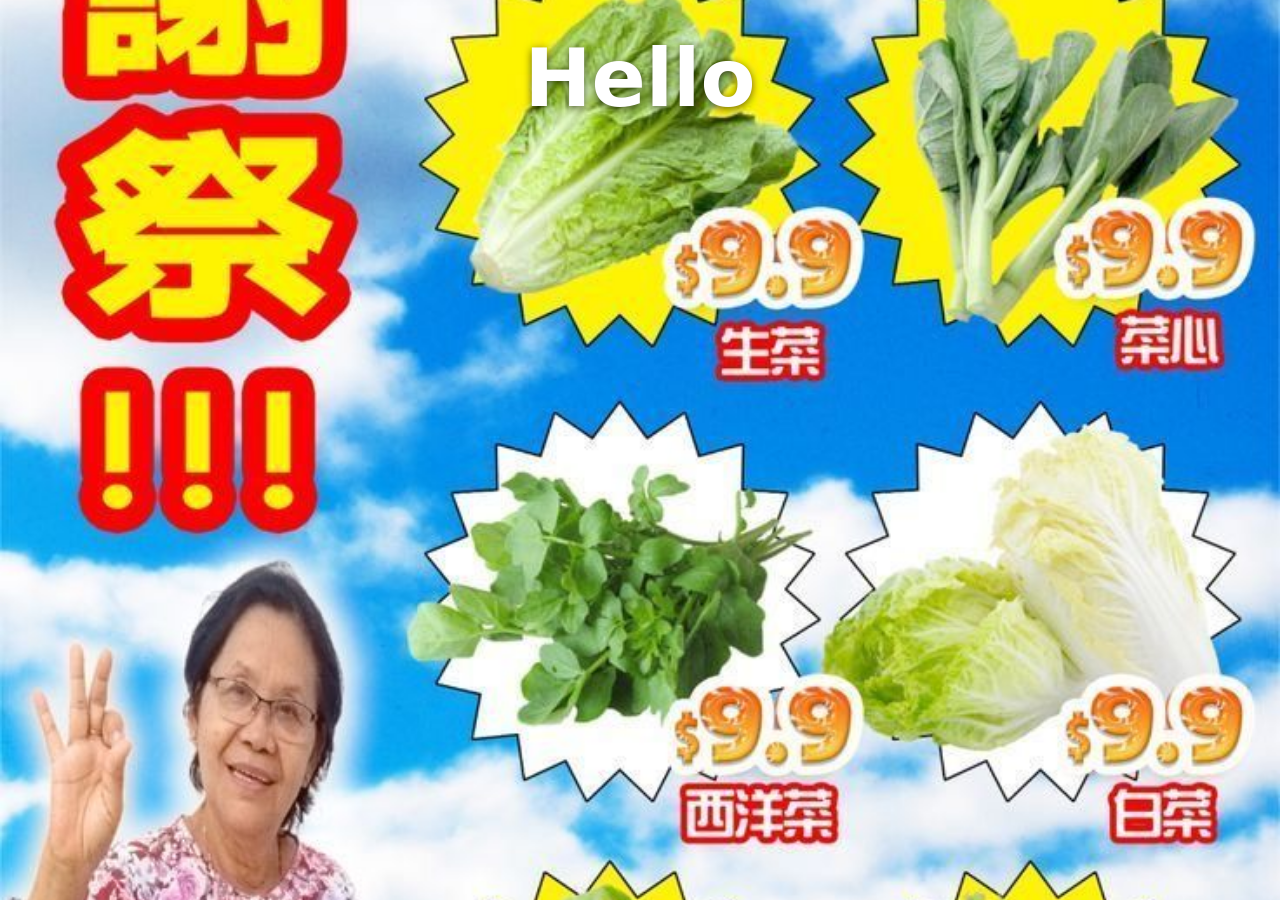
<file: index.html>
<!DOCTYPE html>
<html lang="en">
<head>
  <meta charset="UTF-8">
  <meta name="viewport" content="width=device-width, initial-scale=1.0">
  <title>Hello</title>
  <style>
    html, body {
      margin: 0;
      min-height: 100%;
    }

    body {
      min-height: 100vh;
      background-color: #222;
      background-image: url("Test%20Image.jpg");
      background-size: cover;
      background-position: center;
      background-repeat: no-repeat;
      font-family: system-ui, -apple-system, "Segoe UI", Roboto, sans-serif;
    }

    h1 {
      margin: 0;
      padding: 2rem 1rem;
      text-align: center;
      font-size: clamp(2.5rem, 8vw, 5rem);
      color: #fff;
      text-shadow: 0 2px 8px rgba(0, 0, 0, 0.6);
    }
  </style>
</head>
<body>
  <h1>Hello</h1>
</body>
</html>
</file>
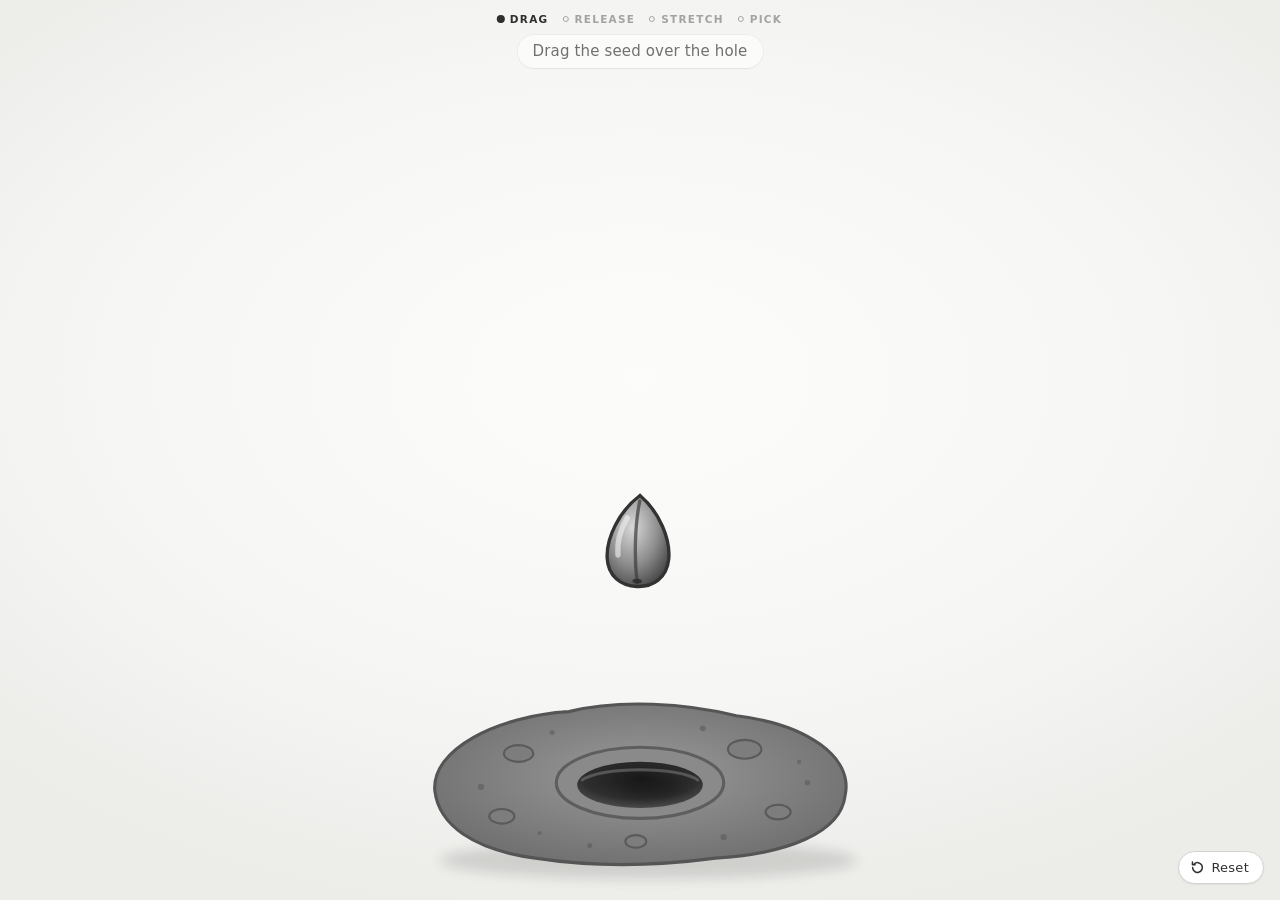
<file: docs/index.html>
<!doctype html>
<html lang="en">
<head>
  <meta charset="utf-8">
  <meta name="viewport" content="width=device-width, initial-scale=1, viewport-fit=cover">
  <title>Seed to Flower</title>
  <meta name="description" content="Interaction prototype: plant a seed, stretch it into a flower, then pick the flower.">
  <style>
/* Seed to Flower: one full-bleed scene that persists through every step.
   Single light, greyscale look carried over from the three studies. */
:root {
  --ground: #f6f6f5;
  --surface: #ffffff;
  --ink: #2f2f2f;
  --muted: #707070;
  --line: #d2d2d0;
  --focus: #4a4a4a;
  --font-ui: ui-sans-serif, system-ui, -apple-system, "Segoe UI", Roboto, sans-serif;
  color-scheme: light;
}

html, body { height: 100%; }
body {
  margin: 0;
  background: var(--ground) radial-gradient(ellipse 70% 60% at 50% 42%, #fcfcfb 0%, var(--ground) 60%, #ecece9 100%) fixed;
  color: var(--ink);
  font-family: var(--font-ui);
  overflow: hidden;
  -webkit-user-select: none;
  user-select: none;
  -webkit-tap-highlight-color: transparent;
}

/* Scene: fixed to the viewport so the freed flower head can travel anywhere on screen */
#scene {
  position: fixed;
  inset: 0;
  width: 100%;
  height: 100%;
  display: block;
  overflow: visible;
  touch-action: none;
  outline: none;
}
#scene.can-grab { cursor: grab; }
body.grabbing, body.grabbing #scene { cursor: grabbing; }

/* Keyboard focus: the dashed seed ring while planting (Planting a Seed), an outline afterwards (Grow a Flower) */
.focus-ring { opacity: 0; transition: opacity .15s; }
#scene[data-stage="plant"]:focus-visible .focus-ring { opacity: 1; }
#scene:not([data-stage="plant"]):focus-visible { outline: 2px solid var(--focus); outline-offset: -6px; }

#rimGlow { transition: opacity .18s ease-out; }

/* Pick a Flower: hover / hold enlargement and the snap pop, on the head and on the stud */
#headGrow, #studGrow {
  transform-origin: 100px 100px;
  transition: transform .2s cubic-bezier(.34, 1.56, .64, 1);
}
#scene.hov #headGrow, #scene.held #headGrow,
#scene.hov #studGrow, #scene.held #studGrow { transform: scale(1.07); }

#headPop, #studPop { transform-origin: 100px 106px; }
.pop { animation: pop .24s cubic-bezier(.2, .9, .3, 1); }
@keyframes pop { 35% { transform: scale(1.13); } 100% { transform: scale(1); } }

/* Top: step progress, then the prompt */
.top {
  position: fixed;
  top: calc(14px + env(safe-area-inset-top, 0px));
  left: 50%;
  transform: translateX(-50%);
  width: max-content;
  max-width: calc(100% - 32px);
  display: flex;
  flex-direction: column;
  align-items: center;
  gap: 10px;
  pointer-events: none;
  z-index: 1;
}
.steps {
  display: flex;
  gap: 14px;
  margin: 0;
  padding: 0;
  list-style: none;
  font: 600 10.5px/1 var(--font-ui);
  letter-spacing: .12em;
  text-transform: uppercase;
  color: #a3a3a0;
}
.steps li { display: flex; align-items: center; gap: 6px; transition: color .3s; }
.steps li::before {
  content: "";
  width: 6px;
  height: 6px;
  border-radius: 50%;
  box-sizing: border-box;
  border: 1.25px solid currentColor;
  transition: background-color .3s, transform .3s;
}
.steps li.done { color: #8a8a87; }
.steps li.done::before { background: currentColor; }
.steps li.current { color: var(--ink); }
.steps li.current::before { background: currentColor; transform: scale(1.35); }

.hint {
  box-sizing: border-box;
  max-width: 100%;
  margin: 0;
  padding: 6px 15px;
  border-radius: 999px;
  background: rgba(252, 252, 251, .86);   /* stays legible when the freed head passes underneath */
  box-shadow: 0 1px 2px rgba(0, 0, 0, .05), 0 0 0 1px rgba(0, 0, 0, .035);
  text-align: center;
  font: 500 15px/1.4 var(--font-ui);
  letter-spacing: .01em;
  color: var(--muted);
  transition: opacity .18s ease-out, transform .18s ease-out;
}
.hint.out { opacity: 0; transform: translateY(-3px); }
.hint:empty { visibility: hidden; }
.hint.final {
  padding: 8px 20px;
  font: 600 19px/1.35 var(--font-ui);
  letter-spacing: 0;
  color: var(--ink);
}
.sub {
  margin: -2px 0 0;
  font: 500 12.5px/1.4 var(--font-ui);
  color: var(--muted);
  opacity: 0;
  transform: translateY(-3px);
  transition: opacity .5s ease-out, transform .5s ease-out;
}
.sub.on { opacity: 1; transform: none; }

/* Reset fades the whole scene out and back in */
#scene, .top { transition: opacity .24s ease-out; }
body.resetting #scene, body.resetting .top { opacity: 0; }

/* Reset */
.controls {
  position: fixed;
  right: calc(16px + env(safe-area-inset-right, 0px));
  bottom: calc(16px + env(safe-area-inset-bottom, 0px));
  display: flex;
  gap: 8px;
  z-index: 1;
}
.reset {
  display: inline-flex;
  align-items: center;
  gap: 6px;
  padding: 8px 14px 8px 11px;
  font: 500 13px/1 var(--font-ui);
  letter-spacing: .02em;
  color: var(--ink);
  background: var(--surface);
  border: 1px solid var(--line);
  border-radius: 999px;
  box-shadow: 0 1px 2px rgba(0, 0, 0, .06);
  cursor: pointer;
  transition: border-color .15s, transform .15s, box-shadow .15s;
}
.reset:hover { border-color: var(--muted); box-shadow: 0 2px 6px rgba(0, 0, 0, .08); }
.reset:active { transform: scale(.97); }
.reset:focus-visible { outline: 2px solid var(--focus); outline-offset: 2px; }
.reset svg { width: 15px; height: 15px; }

.sr-only {
  position: absolute;
  width: 1px;
  height: 1px;
  overflow: hidden;
  clip: rect(0 0 0 0);
  white-space: nowrap;
}

@media (prefers-reduced-motion: reduce) {
  #headGrow, #studGrow { transition: none; }
  .pop { animation: none; }
  .hint, .sub, .steps li, .steps li::before, #scene, .top { transition: none; }
}
  </style>
</head>
<body>
  <h1 class="sr-only">Seed to Flower</h1>
  <div class="top">
    <ol class="steps" id="steps" aria-label="Steps">
      <li class="current">Drag</li><li>Release</li><li>Stretch</li><li>Pick</li>
    </ol>
    <p id="hint" class="hint" aria-live="polite">Drag the seed over the hole</p>
    <p id="sub" class="sub">Press Reset to plant another seed.</p>
  </div>

  <svg id="scene" data-stage="plant" viewBox="45 70 230 430" preserveAspectRatio="xMidYMid meet" tabindex="0"
       role="img" aria-label="A seed hanging above a patch of soil. Drag it over the hole and let go, or press Enter to drop it.">
    <defs>
      <!-- seed.svg -->
      <radialGradient id="seedBody" cx="40%" cy="35%" r="70%">
        <stop offset="0%" stop-color="#d9d9d9"/>
        <stop offset="60%" stop-color="#8c8c8c"/>
        <stop offset="100%" stop-color="#4a4a4a"/>
      </radialGradient>
      <!-- soil-hole.svg -->
      <radialGradient id="soilFill" cx="50%" cy="45%" r="60%">
        <stop offset="0%" stop-color="#9a9a9a"/>
        <stop offset="100%" stop-color="#6e6e6e"/>
      </radialGradient>
      <radialGradient id="holeFill" cx="50%" cy="35%" r="65%">
        <stop offset="0%" stop-color="#1a1a1a"/>
        <stop offset="70%" stop-color="#2e2e2e"/>
        <stop offset="100%" stop-color="#4a4a4a"/>
      </radialGradient>
      <!-- plant.svg -->
      <linearGradient id="petalGrad" x1="0" y1="1" x2="0" y2="0">
        <stop offset="0%" stop-color="#9e9e9e"/>
        <stop offset="35%" stop-color="#d4d4d4"/>
        <stop offset="100%" stop-color="#f4f4f4"/>
      </linearGradient>
      <linearGradient id="innerGrad" x1="0" y1="1" x2="0" y2="0">
        <stop offset="0%" stop-color="#8a8a8a"/>
        <stop offset="60%" stop-color="#c6c6c6"/>
        <stop offset="100%" stop-color="#e2e2e2"/>
      </linearGradient>
      <linearGradient id="leafGradL" x1="1" y1="0.5" x2="0" y2="0.5">
        <stop offset="0%" stop-color="#5e5e5e"/>
        <stop offset="100%" stop-color="#a3a3a3"/>
      </linearGradient>
      <linearGradient id="leafGradR" x1="0" y1="0.5" x2="1" y2="0.5">
        <stop offset="0%" stop-color="#666"/>
        <stop offset="100%" stop-color="#b0b0b0"/>
      </linearGradient>
      <linearGradient id="leafUnder" x1="0" y1="0" x2="0" y2="1">
        <stop offset="0%" stop-color="#4c4c4c"/>
        <stop offset="100%" stop-color="#6e6e6e"/>
      </linearGradient>
      <radialGradient id="centerGrad" cx="42%" cy="38%" r="65%">
        <stop offset="0%" stop-color="#6a6a6a"/>
        <stop offset="70%" stop-color="#383838"/>
        <stop offset="100%" stop-color="#1e1e1e"/>
      </radialGradient>
      <linearGradient id="budGrad" x1="0" y1="1" x2="0" y2="0">
        <stop offset="0%" stop-color="#8e8e8e"/>
        <stop offset="100%" stop-color="#dcdcdc"/>
      </linearGradient>
      <linearGradient id="sepalGrad" x1="0" y1="1" x2="0" y2="0">
        <stop offset="0%" stop-color="#4a4a4a"/>
        <stop offset="100%" stop-color="#7c7c7c"/>
      </linearGradient>
      <!-- Pick a Flower: drop shadow while the head is held -->
      <filter id="lift" x="-40%" y="-40%" width="180%" height="190%">
        <feDropShadow dx="0" dy="7" stdDeviation="5" flood-color="#000" flood-opacity=".16"/>
      </filter>
      <!-- soft contact shadows -->
      <filter id="soft" x="-60%" y="-200%" width="220%" height="500%">
        <feGaussianBlur stdDeviation="3"/>
      </filter>
      <filter id="softer" x="-60%" y="-300%" width="220%" height="700%">
        <feGaussianBlur stdDeviation="6"/>
      </filter>
      <!-- Everything above the hole's front lip stays visible; below it, only the opening shows. -->
      <clipPath id="aboveGround" clipPathUnits="userSpaceOnUse">
        <rect x="-2000" y="-2000" width="4320" height="2445"/>
        <ellipse cx="160" cy="445" rx="30" ry="11"/>
      </clipPath>
    </defs>

    <!-- SOIL PATCH WITH HOLE (soil-hole.svg, hole centered at 160,445) -->
    <!-- ground shadow under the soil patch -->
    <ellipse cx="164" cy="481" rx="100" ry="9" fill="#000" opacity="0.13" filter="url(#soft)"/>
    <g transform="translate(40 350)">
      <path d="M22 98 C 20 78, 52 62, 86 60 C 110 54, 142 56, 166 62 C 200 66, 222 82, 218 100 C 216 118, 190 128, 156 130 C 126 134, 96 134, 70 130 C 40 126, 24 114, 22 98 Z"
            fill="url(#soilFill)" stroke="#555555" stroke-width="1.5"/>
      <g fill="#7d7d7d" stroke="#5a5a5a" stroke-width="1">
        <ellipse cx="62" cy="80" rx="7" ry="4"/>
        <ellipse cx="170" cy="78" rx="8" ry="4.5"/>
        <ellipse cx="186" cy="108" rx="6" ry="3.5"/>
        <ellipse cx="54" cy="110" rx="6" ry="3.5"/>
        <ellipse cx="118" cy="122" rx="5" ry="3"/>
      </g>
      <g fill="#5c5c5c" opacity="0.6">
        <circle cx="44" cy="96" r="1.5"/><circle cx="78" cy="70" r="1.2"/>
        <circle cx="150" cy="68" r="1.4"/><circle cx="200" cy="94" r="1.3"/>
        <circle cx="96" cy="124" r="1.2"/><circle cx="160" cy="120" r="1.5"/>
        <circle cx="72" cy="118" r="1"/><circle cx="196" cy="84" r="1"/>
      </g>
      <ellipse cx="120" cy="94" rx="40" ry="17" fill="#8a8a8a" stroke="#5e5e5e" stroke-width="1.5"/>
      <ellipse id="rimGlow" cx="120" cy="94" rx="40" ry="17" fill="#ffffff" stroke="#d6d6d6" stroke-width="1.5" opacity="0"/>
      <ellipse cx="120" cy="95" rx="30" ry="11" fill="url(#holeFill)"/>
      <path d="M92 93 C 100 86, 140 86, 148 93" fill="none" stroke="#6a6a6a" stroke-width="1.5" opacity="0.7"/>
    </g>

    <!-- SEED (seed.svg). Wrappers: clip (in-hole), shade (depth + fade-in), position + hover scale, squash/stretch -->
    <!-- shadows cast onto the soil: the hanging seed and the flower head -->
    <g pointer-events="none">
      <ellipse id="headShadow" cx="0" cy="0" rx="40" ry="7" fill="#000" opacity="0" filter="url(#softer)"/>
      <ellipse id="seedShadow" cx="0" cy="0" rx="14" ry="4" fill="#000" opacity="0" filter="url(#soft)"/>
    </g>

    <g id="seedClip">
      <g id="seedShade">
        <g id="seed" transform="translate(160 350)">
          <g id="seedArt" transform="scale(0.32) translate(-100 -164)">
            <ellipse class="focus-ring" cx="100" cy="98" rx="62" ry="80" fill="none" stroke="#9a9a9a" stroke-width="5" stroke-dasharray="10 10"/>
            <path d="M100 28 C 130 52, 148 92, 146 122 C 144 150, 124 164, 100 164 C 76 164, 56 150, 54 122 C 52 92, 70 52, 100 28 Z"
                  fill="url(#seedBody)" stroke="#333333" stroke-width="5"/>
            <path d="M100 36 C 94 70, 94 120, 100 158" fill="none" stroke="#3d3d3d" stroke-width="5" stroke-linecap="round" opacity="0.7"/>
            <path d="M82 62 C 72 80, 68 100, 70 118" fill="none" stroke="#f2f2f2" stroke-width="8" stroke-linecap="round" opacity="0.6"/>
            <ellipse cx="100" cy="156" rx="7" ry="3.5" fill="#2b2b2b" opacity="0.8"/>
          </g>
          <!-- pointed shoot at the seed tip (Grow a Flower), in the seed's bottom-center frame -->
          <path id="seedShoot" transform="translate(-160 -453.5)" opacity="0"
                d="M160 411.5 C 156.6 406, 157.4 399.5, 161.6 394.5 C 163.6 399.5, 163.4 406, 160.8 411.5 Z"
                fill="#7a7a7a" stroke="#333333" stroke-width="1.1" stroke-linejoin="round"/>
        </g>
      </g>
    </g>

    <!-- PLANT (plant.svg parts, positioned live) -->
    <g id="plant" clip-path="url(#aboveGround)">
      <g id="stem" fill="none" stroke-linecap="round">
        <path id="stemA" stroke="#3e3e3e" stroke-width="8.4"/>
        <path id="stemB" stroke="#6c6c6c" stroke-width="4.5"/>
        <path id="stemC" stroke="#a8a8a8" stroke-width="1.4" opacity="0.8"/>
      </g>

      <g id="leafL" opacity="0">
        <path d="M98 210 C82 206 60 210 40 206 C58 222 84 222 98 210 Z" fill="url(#leafUnder)"/>
        <path d="M98 210 C86 188 58 182 30 196 C42 200 52 206 60 210 C76 216 90 214 98 210 Z"
              fill="url(#leafGradL)" stroke="#2f2f2f" stroke-width="1.6" stroke-linejoin="round"/>
        <path d="M98 210 C82 204 58 200 34 197" fill="none" stroke="#3a3a3a" stroke-width="1.3" stroke-linecap="round"/>
        <g fill="none" stroke="#4a4a4a" stroke-width="0.8" stroke-linecap="round">
          <path d="M86 206 C84 199 80 194 76 191"/><path d="M74 203 C71 196 66 191 61 189"/>
          <path d="M62 201 C58 195 53 191 48 190"/><path d="M84 207 C80 211 76 213 72 214"/>
          <path d="M70 204 C66 208 61 210 56 210"/>
        </g>
        <path d="M90 196 C78 188 60 186 44 192" fill="none" stroke="#cfcfcf" stroke-width="1.4" stroke-linecap="round" opacity="0.6"/>
      </g>
      <g id="leafR" opacity="0">
        <path d="M99 170 C116 166 138 172 158 166 C140 182 114 182 99 170 Z" fill="url(#leafUnder)"/>
        <path d="M99 170 C112 148 140 142 170 154 C158 160 148 166 140 170 C124 176 108 174 99 170 Z"
              fill="url(#leafGradR)" stroke="#2f2f2f" stroke-width="1.6" stroke-linejoin="round"/>
        <path d="M99 170 C116 164 140 160 166 155" fill="none" stroke="#3a3a3a" stroke-width="1.3" stroke-linecap="round"/>
        <g fill="none" stroke="#4a4a4a" stroke-width="0.8" stroke-linecap="round">
          <path d="M112 166 C114 159 118 154 122 151"/><path d="M124 163 C127 156 132 151 137 149"/>
          <path d="M137 161 C141 155 146 151 151 150"/><path d="M114 167 C118 171 122 173 126 174"/>
          <path d="M128 164 C132 168 137 170 142 170"/>
        </g>
        <path d="M108 156 C120 148 138 146 154 152" fill="none" stroke="#d6d6d6" stroke-width="1.4" stroke-linecap="round" opacity="0.6"/>
      </g>

      <!-- Flower head lives here while attached -->
      <g id="below">
        <!-- HEAD: everything that rides on the stem tip, in plant.svg coordinates (tip = 100,112) -->
        <g id="head">
          <g id="headPop"><g id="headGrow">
            <g id="petals"></g>
            <g id="flowerCenter" opacity="0">
              <circle cx="100" cy="100" r="15" fill="#9a9a9a" opacity="0.35"/>
              <circle cx="100" cy="100" r="13" fill="url(#centerGrad)" stroke="#1a1a1a" stroke-width="1.4"/>
              <g><circle cx="98.86" cy="101.05" r="0.56" fill="#989898"/><circle cx="100.19" cy="97.82" r="0.57" fill="#979797"/><circle cx="101.63" cy="102.13" r="0.58" fill="#959595"/><circle cx="96.95" cy="99.46" r="0.58" fill="#949494"/><circle cx="102.92" cy="98.14" r="0.59" fill="#939393"/><circle cx="99.01" cy="103.67" r="0.60" fill="#919191"/><circle cx="98.11" cy="96.36" r="0.61" fill="#909090"/><circle cx="104.12" cy="101.50" r="0.62" fill="#8e8e8e"/><circle cx="95.70" cy="101.77" r="0.63" fill="#8d8d8d"/><circle cx="102.08" cy="95.56" r="0.64" fill="#8c8c8c"/><circle cx="101.54" cy="104.91" r="0.64" fill="#8a8a8a"/><circle cx="95.35" cy="97.31" r="0.65" fill="#898989"/><circle cx="105.46" cy="98.80" r="0.66" fill="#888888"/><circle cx="96.66" cy="104.74" r="0.67" fill="#868686"/><circle cx="99.23" cy="94.05" r="0.68" fill="#858585"/><circle cx="104.74" cy="104.00" r="0.69" fill="#838383"/><circle cx="93.61" cy="100.26" r="0.70" fill="#828282"/><circle cx="104.66" cy="95.36" r="0.71" fill="#818181"/><circle cx="99.69" cy="106.75" r="0.71" fill="#7f7f7f"/><circle cx="95.56" cy="94.68" r="0.72" fill="#7e7e7e"/><circle cx="107.04" cy="100.95" r="0.73" fill="#7d7d7d"/><circle cx="94.03" cy="104.15" r="0.74" fill="#7b7b7b"/><circle cx="101.63" cy="92.75" r="0.75" fill="#7a7a7a"/><circle cx="103.78" cy="106.59" r="0.76" fill="#787878"/><circle cx="92.62" cy="97.64" r="0.77" fill="#777777"/><circle cx="107.17" cy="96.69" r="0.77" fill="#767676"/><circle cx="96.89" cy="107.43" r="0.78" fill="#747474"/><circle cx="97.22" cy="92.28" r="0.79" fill="#737373"/><circle cx="107.39" cy="103.88" r="0.80" fill="#727272"/><circle cx="91.79" cy="102.16" r="0.81" fill="#707070"/><circle cx="104.67" cy="92.74" r="0.82" fill="#6f6f6f"/><circle cx="101.49" cy="108.64" r="0.83" fill="#6d6d6d"/><circle cx="92.96" cy="94.55" r="0.83" fill="#6c6c6c"/><circle cx="109.01" cy="99.25" r="0.84" fill="#6b6b6b"/><circle cx="93.77" cy="106.73" r="0.85" fill="#696969"/><circle cx="100.05" cy="90.70" r="0.86" fill="#686868"/><circle cx="106.33" cy="106.98" r="0.87" fill="#666666"/><circle cx="90.49" cy="99.12" r="0.88" fill="#656565"/><circle cx="107.71" cy="94.15" r="0.89" fill="#646464"/><circle cx="98.25" cy="109.64" r="0.89" fill="#626262"/><circle cx="94.71" cy="91.60" r="0.90" fill="#616161"/><circle cx="109.69" cy="102.66" r="0.91" fill="#606060"/><circle cx="90.96" cy="104.64" r="0.92" fill="#5e5e5e"/><circle cx="103.57" cy="90.36" r="0.93" fill="#5d5d5d"/><circle cx="103.92" cy="109.63" r="0.94" fill="#5b5b5b"/><circle cx="90.50" cy="95.50" r="0.95" fill="#5a5a5a"/><circle cx="110.15" cy="96.87" r="0.96" fill="#595959"/><circle cx="94.57" cy="109.26" r="0.96" fill="#575757"/><circle cx="97.72" cy="89.39" r="0.97" fill="#565656"/><circle cx="108.94" cy="106.35" r="0.98" fill="#555555"/><circle cx="89.02" cy="101.37" r="0.99" fill="#535353"/><circle cx="107.24" cy="91.49" r="1.00" fill="#525252"/><circle cx="100.41" cy="111.28" r="1.01" fill="#505050"/><circle cx="92.01" cy="91.89" r="1.02" fill="#4f4f4f"/><circle cx="111.48" cy="100.59" r="1.02" fill="#4e4e4e"/><circle cx="91.06" cy="107.39" r="1.03" fill="#4c4c4c"/><circle cx="101.62" cy="88.41" r="1.04" fill="#4b4b4b"/></g>
              <ellipse cx="95" cy="94" rx="4" ry="2.4" fill="#ffffff" opacity="0.18" transform="rotate(-30 95 94)"/>
            </g>
            <g id="bud" opacity="0">
              <path d="M100 112 C86 106 84 86 94 72 C98 68 100 66 100 66 C108 74 112 92 106 108 Z"
                    fill="url(#budGrad)" stroke="#3a3a3a" stroke-width="1.5" stroke-linejoin="round"/>
              <path d="M100 112 C112 106 116 88 108 74 C105 70 102 68 100 66 C96 76 94 94 98 110 Z"
                    fill="url(#budGrad)" stroke="#3a3a3a" stroke-width="1.5" stroke-linejoin="round"/>
              <path d="M99 108 C97 94 97 80 100 68" fill="none" stroke="#777" stroke-width="0.9"/>
              <path d="M92 80 C91 76 93 72 96 70" fill="none" stroke="#f6f6f6" stroke-width="1.4" stroke-linecap="round" opacity="0.8"/>
              <path d="M100 113 C88 114 82 106 82 94 C88 99 94 103 99 108 Z" fill="url(#sepalGrad)" stroke="#2c2c2c" stroke-width="1.2" stroke-linejoin="round"/>
              <path d="M100 113 C112 114 118 106 118 94 C112 99 106 103 101 108 Z" fill="url(#sepalGrad)" stroke="#2c2c2c" stroke-width="1.2" stroke-linejoin="round"/>
              <path d="M96 113 C94 104 96 96 100 90 C104 96 106 104 104 113 Z" fill="url(#sepalGrad)" stroke="#2c2c2c" stroke-width="1.2" stroke-linejoin="round"/>
              <ellipse cx="100" cy="113" rx="5" ry="2.6" fill="#3a3a3a"/>
            </g>
            <!-- pointed growing tip (same shoot as on the seed) -->
            <path id="tipShoot" d="M100 113.5 C 97.4 108.5, 98 102.5, 101.2 98 C 102.8 102.5, 102.6 108.5, 100.6 113.5 Z"
                  fill="#7a7a7a" stroke="#333333" stroke-width="0.9" stroke-linejoin="round" opacity="0"/>
          </g></g>
        </g>
      </g>

      <!-- Pick a Flower draws the stem over the attached head to show the joint; fades in when picking unlocks -->
      <use id="stemOver" href="#stem" opacity="0"/>

      <!-- Stem half of the joint: a socket cup with a pale rim -->
      <g id="socket" opacity="0">
        <path d="M-6.8 1 C-6.4 4 -4.6 7 -3.6 11 L3.6 11 C4.6 7 6.4 4 6.8 1 Z" fill="url(#sepalGrad)" stroke="#262626" stroke-width="0.9" stroke-linejoin="round"/>
        <ellipse cx="0" cy="0.9" rx="6.8" ry="2.1" fill="#b4b4b4" stroke="#333" stroke-width="0.8"/>
      </g>
    </g>

    <!-- Flower head moves here once picked -->
    <g id="above"></g>

    <!-- Petals shaken loose by the snap -->
    <g id="flutter" pointer-events="none"></g>

    <!-- Idle cue: a soft ring pulses around whatever the current step asks you to grab -->
    <circle id="cue" r="20" fill="none" stroke="#7d7d7a" stroke-width="1.2" opacity="0" pointer-events="none"/>

    <!-- Snap burst -->
    <g id="fx" pointer-events="none">
      <circle id="ring" r="0" fill="none" stroke="#4a4a4a" opacity="0"/>
      <g id="ticks" stroke="#4a4a4a" stroke-linecap="round"></g>
    </g>

    <!-- Flower half of the joint: a dark stud under the center -->
    <g id="stud" pointer-events="none" opacity="0">
      <g id="studPop"><g id="studGrow"><g id="studShift">
        <ellipse cx="100" cy="110.4" rx="6.4" ry="2.5" fill="#262626" stroke="#141414" stroke-width="0.8"/>
        <ellipse cx="98.2" cy="109.7" rx="2.4" ry="0.75" fill="#9a9a9a" opacity="0.55"/>
      </g></g></g>
    </g>
  </svg>

  <div class="controls">
    <button class="reset" id="reset" type="button">
      <svg viewBox="0 0 16 16" fill="none" stroke="currentColor" stroke-width="1.6" stroke-linecap="round" stroke-linejoin="round" aria-hidden="true">
        <path d="M2.8 8a5.2 5.2 0 1 0 1.6-3.75"/><path d="M2.6 2.2v2.9h2.9"/>
      </svg>
      Reset
    </button>
  </div>

  <script>
/*
 * Seed to Flower: one continuous sequence built from three interaction studies.
 *
 *   1. drag     } Planting a Seed: drag the seed over the hole (rim glows when aligned)
 *   2. release  }   and let go; it falls in, bounces and settles. A miss springs back.
 *   3. stretch    Grow a Flower: drag upward from the seed to grow stem, leaves, bud, bloom.
 *   4. pick       Pick a Flower: pull the head until the stem snaps; the head comes free.
 *
 * Each step unlocks only after the previous one succeeds. Every element lives in one
 * SVG scene (the Grow a Flower coordinate system) and persists through the whole sequence.
 */
(() => {
  'use strict';

  const NS = 'http://www.w3.org/2000/svg';
  const $ = id => document.getElementById(id);
  const svg = $('scene');
  const hintEl = $('hint');
  const reduceMQ = matchMedia('(prefers-reduced-motion: reduce)');
  const reduced = () => reduceMQ.matches;

  const clamp = (v, a = 0, b = 1) => Math.min(b, Math.max(a, v));
  const ease = t => t * t * (3 - 2 * t);
  const backOut = t => { const c = 1.6; t = clamp(t); return 1 + (c + 1) * Math.pow(t - 1, 3) + c * Math.pow(t - 1, 2); };
  const rubber = (d, k) => k * (1 - Math.exp(-Math.max(0, d) / k));
  const f2 = n => n.toFixed(2);

  function spring(x, k, c) { return { x, v: 0, t: x, k, c }; }
  function stepSpring(s, dt) { const a = s.k * (s.t - s.x) - s.c * s.v; s.v += a * dt; s.x += s.v * dt; }
  function tune(s, k, c) { s.k = k; s.c = reduced() ? Math.max(c, 2 * Math.sqrt(k)) : c; }

  function toSvg(e) {
    const pt = svg.createSVGPoint(); pt.x = e.clientX; pt.y = e.clientY;
    return pt.matrixTransform(svg.getScreenCTM().inverse());
  }

  /* ------------------------------------------------------------------ */
  /* Shared geometry (scene units)                                       */
  /* ------------------------------------------------------------------ */
  const HX = 160, HCY = 445, HRX = 30;      // hole opening (both studies use a 30-unit hole)
  const S = 1.3;                            // plant.svg scale
  const BX = 160, BY = 447;                 // stem root, inside the hole
  const LFULL = 188 * S;                    // full stem height
  const STEM_END = 0.74;                    // progress at which the stem is full length
  const D_GROW = LFULL / STEM_END;          // upward drag distance for full growth
  const LEAF_L_AT = 90 / 188, LEAF_R_AT = 130 / 188;
  const THRESH = 112 * S;                   // pull distance to snap: about one flower-head diameter
  const N = 33;                             // stem samples (as in Pick a Flower)

  /* ------------------------------------------------------------------ */
  /* Sequence state, prompts                                             */
  /* ------------------------------------------------------------------ */
  let stage = 'plant';                      // plant | grow | bloom | pick | end
  let gen = 0;                              // bumps on reset so pending handoffs are dropped
  const later = (ms, fn) => { const g = gen; setTimeout(() => { if (g === gen) fn(); }, ms); };

  const HINT = {
    drag: 'Drag the seed over the hole',
    release: 'Let go to plant it',
    grow: 'Stretch it upward to make it grow',
    pick: 'Pull the flower to pick it',
    end: 'You picked a flower.'
  };
  const LABEL = {
    plant: 'A seed hanging above a patch of soil. Drag it over the hole and let go, or press Enter to drop it.',
    grow: 'The seed is planted. Drag upward from it to grow a flower, or press the Up arrow.',
    bloom: 'The flower is blooming.',
    pick: 'The flower is in bloom. Pull it until the stem snaps, or hold Space.',
    end: 'You picked the flower. You can drag it around.'
  };
  let hintText = hintEl.textContent, hintTimer = 0;
  function setHint(text, final = false) {
    if (text === hintText) return;
    hintText = text;
    clearTimeout(hintTimer);
    hintEl.classList.add('out');
    hintTimer = setTimeout(() => {
      hintEl.textContent = text;
      hintEl.classList.toggle('final', final);
      hintEl.classList.remove('out');
    }, reduced() ? 0 : 180);
  }

  // Step progress: Drag · Release · Stretch · Pick
  const stepEls = [...$('steps').children];
  const subEl = $('sub');
  let stepShown = -1;
  function currentStep() {
    if (stage === 'plant') {
      if (sd.state === 'planting' || sd.state === 'settled') return 2;
      return sd.state === 'dragging' && isAligned() ? 1 : 0;
    }
    if (stage === 'grow') return 2;
    if (stage === 'bloom' || stage === 'pick') return 3;
    return 4;                                 // end: all done
  }
  function updateSteps() {
    const k = currentStep();
    if (k === stepShown) return;
    stepShown = k;
    stepEls.forEach((li, i) => {
      li.classList.toggle('done', i < k);
      li.classList.toggle('current', i === k && (stage !== 'plant' || k < 2) && stage !== 'bloom');
    });
  }
  function setStage(s) {
    stage = s;
    svg.dataset.stage = s;
    svg.setAttribute('aria-label', LABEL[s]);
  }

  /* ------------------------------------------------------------------ */
  /* Sound (Web Audio, starts on the first gesture)                      */
  /* Grow a Flower's noise textures + Pick a Flower's pop + soil thuds   */
  /* ------------------------------------------------------------------ */
  const Sound = (() => {
    let ctx = null, master = null, white = null, brown = null, bed = null;
    let grainAcc = 0, lastT = 0;
    const rnd = (a, b) => a + Math.random() * (b - a);

    function makeNoise(sec, kind) {
      const b = ctx.createBuffer(1, Math.floor(ctx.sampleRate * sec), ctx.sampleRate);
      const d = b.getChannelData(0);
      let last = 0;
      for (let i = 0; i < d.length; i++) {
        const w = Math.random() * 2 - 1;
        if (kind === 'brown') { last = (last + 0.02 * w) / 1.02; d[i] = last * 3.5; }
        else d[i] = w;
      }
      return b;
    }
    function out(pan) {
      if (ctx.createStereoPanner && pan) {
        const p = ctx.createStereoPanner(); p.pan.value = clamp(pan, -1, 1); p.connect(master); return p;
      }
      return master;
    }
    // One short filtered noise burst: the building block of every texture
    function burst({ when = 0, dur = 0.02, freq = 2000, q = 1, peak = 0.1, attack = 0.002, pan = 0, type = 'bandpass', buf = white, sweepTo = 0 }) {
      const t = ctx.currentTime + when;
      const s = ctx.createBufferSource(); s.buffer = buf;
      const fl = ctx.createBiquadFilter(); fl.type = type; fl.Q.value = q;
      fl.frequency.setValueAtTime(freq, t);
      if (sweepTo) fl.frequency.exponentialRampToValueAtTime(sweepTo, t + attack + dur);
      const g = ctx.createGain();
      g.gain.setValueAtTime(0.0001, t);
      g.gain.exponentialRampToValueAtTime(peak, t + attack);
      g.gain.exponentialRampToValueAtTime(0.0001, t + attack + dur);
      s.connect(fl); fl.connect(g); g.connect(out(pan));
      s.start(t, rnd(0, buf.duration - attack - dur - 0.1), attack + dur + 0.05);
    }

    function init() {
      try {
        const AC = window.AudioContext || window.webkitAudioContext;
        if (!AC) return;
        if (ctx) { if (ctx.state === 'suspended') ctx.resume(); return; }
        ctx = new AC();
        master = ctx.createGain();
        const comp = ctx.createDynamicsCompressor();
        master.connect(comp); comp.connect(ctx.destination);
        white = makeNoise(3, 'white');
        brown = makeNoise(4, 'brown');

        // Continuous bed while growing: a soft fibrous swish
        const s = ctx.createBufferSource(); s.buffer = white; s.loop = true;
        const bp = ctx.createBiquadFilter(); bp.type = 'bandpass'; bp.frequency.value = 900; bp.Q.value = 0.7;
        const lp = ctx.createBiquadFilter(); lp.type = 'lowpass'; lp.frequency.value = 2600;
        const g = ctx.createGain(); g.gain.value = 0;
        s.connect(bp); bp.connect(lp); lp.connect(g); g.connect(master);
        s.start();
        bed = { bp, g };
        lastT = ctx.currentTime;
      } catch (_) { ctx = null; }
    }

    // Seed landing in soil: a dull thud plus a little grit, scaled by impact speed (new for this sequence)
    function thud(strength) {
      if (!ctx) return;
      const s = clamp(strength);
      burst({ dur: 0.06 + 0.05 * s, freq: 170 + 110 * s, type: 'lowpass', q: 0.7, peak: 0.04 + 0.3 * s, attack: 0.003, buf: brown });
      const n = 2 + Math.round(4 * s);
      for (let i = 0; i < n; i++) {
        burst({ when: rnd(0, 0.05), dur: rnd(0.004, 0.012), freq: rnd(2200, 5000), q: rnd(1.5, 3),
                peak: 0.01 + rnd(0.015, 0.05) * s, pan: rnd(-0.25, 0.25) });
      }
    }
    // Stem stretching: soft swish plus tiny fiber creaks whose density follows drag speed and tension
    function stretch(q, tension, speed) {
      if (!bed) return;
      const now = ctx.currentTime;
      const dt = Math.min(0.1, now - lastT); lastT = now;
      bed.bp.frequency.setTargetAtTime(500 + 700 * q + tension * 12, now, 0.08);
      bed.g.gain.setTargetAtTime(0.045 * speed, now, speed > 0.02 ? 0.05 : 0.15);
      grainAcc += speed * (22 + tension * 3) * dt;
      while (grainAcc >= 1) {
        grainAcc -= 1;
        burst({
          when: rnd(0, 0.03), dur: rnd(0.004, 0.014),
          freq: rnd(1100, 2600) + tension * 40, q: rnd(1.5, 4),
          peak: rnd(0.03, 0.11) * (0.5 + 0.5 * speed), pan: rnd(-0.2, 0.2)
        });
      }
    }
    // Leaf unfolding: a cluster of dry leaf rustles
    function rustle(pan = 0, when = 0, scale = 1) {
      if (!ctx) return;
      const n = 7 + Math.floor(Math.random() * 4);
      for (let i = 0; i < n; i++) {
        burst({
          when: when + rnd(0, 0.32), dur: rnd(0.025, 0.08), freq: rnd(2500, 6000),
          q: rnd(0.7, 1.6), peak: rnd(0.04, 0.1) * scale, attack: 0.004, pan: pan + rnd(-0.15, 0.15)
        });
      }
      burst({ when, dur: 0.28, freq: 3200, q: 0.5, peak: 0.035 * scale, attack: 0.06, pan });
    }
    // Bud appearing: a soft muffled split, like a pod giving way
    function pop() {
      if (!ctx) return;
      burst({ dur: 0.09, freq: 320, type: 'lowpass', q: 0.8, peak: 0.4, attack: 0.003, buf: brown });
      burst({ when: 0.004, dur: 0.007, freq: 3200, type: 'highpass', q: 0.7, peak: 0.1 });
      burst({ when: 0.02, dur: 0.012, freq: 1800, q: 2, peak: 0.05 });
    }
    // Each petal unfurling: a silky, rising brush
    function petal(i) {
      if (!ctx) return;
      const pan = (i - 2.5) * 0.12;
      burst({ dur: 0.32, freq: 1800, sweepTo: 4800, q: 0.9, peak: 0.03, attack: 0.09, pan });
      burst({ when: rnd(0.04, 0.15), dur: 0.01, freq: rnd(3000, 5000), q: 2, peak: 0.03, pan });
    }
    // Full bloom: a gentle breeze swells through and the leaves stir
    function bloom() {
      if (!ctx) return;
      const t = ctx.currentTime;
      const s = ctx.createBufferSource(); s.buffer = brown; s.loop = true;
      const lp = ctx.createBiquadFilter(); lp.type = 'lowpass'; lp.Q.value = 0.6;
      lp.frequency.setValueAtTime(260, t);
      lp.frequency.linearRampToValueAtTime(900, t + 1.1);
      lp.frequency.linearRampToValueAtTime(320, t + 3);
      const g = ctx.createGain();
      g.gain.setValueAtTime(0.0001, t);
      g.gain.exponentialRampToValueAtTime(0.2, t + 1.0);
      g.gain.exponentialRampToValueAtTime(0.0001, t + 3.2);
      s.connect(lp); lp.connect(g); g.connect(master);
      s.start(t); s.stop(t + 3.3);
      rustle(-0.35, 0.5, 0.8);
      rustle(0.35, 0.95, 0.7);
      rustle(0, 1.5, 0.45);
    }
    // Stem snapping: one hollow pop, like a cork pulled out (Pick a Flower)
    function snap() {
      if (!ctx) return;
      try {
        const t = ctx.currentTime;
        const o = ctx.createOscillator();
        o.type = 'sine';
        o.frequency.setValueAtTime(240, t);
        o.frequency.exponentialRampToValueAtTime(680, t + 0.03);
        o.frequency.exponentialRampToValueAtTime(520, t + 0.09);
        const g = ctx.createGain();
        g.gain.setValueAtTime(0.0001, t);
        g.gain.exponentialRampToValueAtTime(0.6, t + 0.006);
        g.gain.exponentialRampToValueAtTime(0.0001, t + 0.11);
        o.connect(g).connect(ctx.destination);
        o.start(t); o.stop(t + 0.13);
      } catch (_) {}
    }
    return { init, thud, stretch, rustle, pop, petal, bloom, snap };
  })();

  /* ------------------------------------------------------------------ */
  /* Steps 1–2: drag + release (Planting a Seed)                         */
  /* ------------------------------------------------------------------ */
  const seedClip = $('seedClip'), seedShade = $('seedShade'), seedEl = $('seed'), seedArt = $('seedArt');
  const seedShoot = $('seedShoot'), rimGlow = $('rimGlow');

  // Seed position = bottom-center of the seed. Art is 92 x 136, drawn at Grow a Flower's scale.
  const SEED_S = 0.32;
  const SEED_H = 136 * SEED_S, SEED_HALF_W = 46 * SEED_S;
  const FLOOR = 453.5;                        // rests where Grow a Flower's seed sits, tip above the lip
  const START = { x: HX, y: 350 };            // hanging, clear gap above the opening
  const ALIGN_X = HRX - SEED_HALF_W - 2;
  const G = 1800;                             // gravity, units/s^2
  const BOUNCES = [10, 4, 1.5];               // rebound heights, each smaller than the last

  const sd = {
    state: 'idle',                            // idle | dragging | planting | settled | failing | returning
    x: START.x, y: START.y, vx: 0, vy: 0,
    grabDX: 0, grabDY: 0, id: null,
    hovering: false, hoverScale: 1,
    squash: 0, squashV: 0,
    bounceIdx: 0, failT: 0, opacity: 1,
    idleT: 0, swayAmp: 0                       // gentle hanging sway while it waits
  };
  const seedShadow = $('seedShadow');
  let shootIn = 0;                            // seed shoot appears once the seed is planted

  function seedHit(pt) {
    const hs = sd.hoverScale;
    const cx = sd.x, cy = sd.y - (164 - 98) * SEED_S * hs;
    const rx = 70 * SEED_S * hs, ry = 86 * SEED_S * hs;
    return ((pt.x - cx) / rx) ** 2 + ((pt.y - cy) / ry) ** 2 <= 1;
  }
  function visibleBounds() {
    const r = svg.getBoundingClientRect(), m = svg.getScreenCTM().inverse();
    const a = svg.createSVGPoint(); a.x = r.left; a.y = r.top;
    const b = svg.createSVGPoint(); b.x = r.right; b.y = r.bottom;
    const p = a.matrixTransform(m), q = b.matrixTransform(m);
    return { x0: p.x + SEED_HALF_W + 2, x1: q.x - SEED_HALF_W - 2, y0: p.y + SEED_H + 2, y1: q.y - 2 };
  }
  const isAligned = () => Math.abs(sd.x - HX) <= ALIGN_X && sd.y <= HCY + 2;
  function setGlow(on) { rimGlow.setAttribute('opacity', on ? '0.28' : '0'); }
  function setClip(on) { on ? seedClip.setAttribute('clip-path', 'url(#aboveGround)') : seedClip.removeAttribute('clip-path'); }

  function seedDown(e, pt) {
    if (sd.state !== 'idle' || !seedHit(pt)) return false;
    sd.grabDX = sd.x - pt.x; sd.grabDY = sd.y - pt.y;
    sd.id = e.pointerId;
    svg.setPointerCapture(e.pointerId);
    sd.state = 'dragging';
    return true;
  }
  function seedMove(e, pt) {
    if (sd.state !== 'dragging' || e.pointerId !== sd.id) return;
    const b = visibleBounds();
    sd.x = Math.min(b.x1, Math.max(b.x0, pt.x + sd.grabDX));
    sd.y = Math.min(b.y1, Math.max(b.y0, pt.y + sd.grabDY));
    const aligned = isAligned();
    setGlow(aligned);
    setHint(aligned ? HINT.release : HINT.drag);
  }
  function seedRelease(e) {
    if (sd.state !== 'dragging' || e.pointerId !== sd.id) return;
    try { svg.releasePointerCapture(e.pointerId); } catch (_) {}
    sd.id = null;
    setGlow(false);
    seedDrop();
  }
  function seedDrop() {
    sd.vx = 0; sd.vy = 0;
    if (isAligned()) { sd.state = 'planting'; sd.bounceIdx = 0; setClip(true); setHint(''); }
    else { sd.state = 'failing'; sd.failT = 0; setHint(HINT.drag); }
  }

  function seedFrame(dt) {
    const soft = !reduced();
    if (sd.state === 'planting') {
      sd.vy += G * dt;
      sd.y += sd.vy * dt;
      sd.x += (HX - sd.x) * Math.min(1, dt * 12);
      if (sd.y >= FLOOR) {
        sd.y = FLOOR;
        const impact = sd.vy;
        Sound.thud(impact / 650);
        if (soft) { sd.squash = Math.min(0.3, impact / 2000); sd.squashV = 0; }
        if (soft && sd.bounceIdx < BOUNCES.length) {
          sd.vy = -Math.sqrt(2 * G * BOUNCES[sd.bounceIdx]);
          sd.bounceIdx++;
        } else {
          sd.vy = 0; sd.x = HX;
          sd.state = 'settled';
          sd.hovering = false;
          later(350, enterGrow);
        }
      }
    } else if (sd.state === 'failing') {
      sd.vy += G * dt;
      sd.y += sd.vy * dt;
      sd.failT += dt;
      if (sd.failT > 0.22) { sd.state = 'returning'; sd.vx = 0; sd.vy *= 0.35; }
    } else if (sd.state === 'returning') {
      // damped spring home: smooth, with a soft overshoot
      const k = 160, c = 20;
      sd.vx += (k * (START.x - sd.x) - c * sd.vx) * dt;
      sd.vy += (k * (START.y - sd.y) - c * sd.vy) * dt;
      sd.x += sd.vx * dt; sd.y += sd.vy * dt;
      if (Math.hypot(START.x - sd.x, START.y - sd.y) < 0.15 && Math.hypot(sd.vx, sd.vy) < 4) {
        sd.x = START.x; sd.y = START.y; sd.vx = sd.vy = 0; sd.state = 'idle';
      }
    }

    // squash spring (rubbery jiggle back to round)
    sd.squashV += (-900 * sd.squash - 26 * sd.squashV) * dt;
    sd.squash += sd.squashV * dt;
    if (Math.abs(sd.squash) < 0.001 && Math.abs(sd.squashV) < 0.01) { sd.squash = 0; sd.squashV = 0; }

    // stretch along motion while airborne
    let stretch = 0;
    if (soft && (sd.state === 'planting' || sd.state === 'failing')) stretch = Math.min(0.14, Math.abs(sd.vy) / 4200);
    const sy = (1 + stretch) * (1 - sd.squash);
    const sx = 1 / Math.sqrt(Math.max(0.5, sy));

    // hover / hold enlargement
    const target = sd.state === 'dragging' ? 1.14 : (sd.hovering && sd.state === 'idle' ? 1.08 : 1);
    sd.hoverScale += (target - sd.hoverScale) * Math.min(1, dt * 16);

    sd.opacity += (1 - sd.opacity) * Math.min(1, dt * 8);

    // hanging sway: swings from its top while idle, eases out as soon as it is touched
    sd.idleT += dt;
    const swayTo = soft && sd.state === 'idle' && !sd.hovering ? 1 : 0;
    sd.swayAmp += (swayTo - sd.swayAmp) * Math.min(1, dt * (swayTo ? 1.5 : 10));
    const rot = 2.4 * Math.sin(sd.idleT * 1.6) * sd.swayAmp;
    const bob = 1.4 * Math.sin(sd.idleT * 2.2 + 0.6) * sd.swayAmp;

    const hc = SEED_H / 2;
    seedEl.setAttribute('transform',
      `translate(${f2(sd.x)} ${f2(sd.y - hc + bob)}) rotate(${f2(rot)} 0 ${f2(-hc)}) scale(${sd.hoverScale.toFixed(4)}) translate(0 ${f2(hc)})`);
    renderSeedShadow(bob);
    seedArt.setAttribute('transform',
      `scale(${(SEED_S * sx).toFixed(4)} ${(SEED_S * sy).toFixed(4)}) translate(-100 -164)`);
    seedShade.style.opacity = sd.opacity.toFixed(3);
    seedShade.style.filter = seedDepthFilter();
  }
  // Shadow on the soil: tighter and darker as the seed comes down; gone once it is in the hole
  function renderSeedShadow(bob = 0) {
    const ground = 446;
    const h = ground - (sd.y + bob);
    const overSoil = clamp(1 - (Math.abs(sd.x - HX) - 78) / 18);
    const show = stage === 'plant' && h > 1 ? overSoil * sd.opacity : 0;
    const near = 1 - clamp(h / 220);
    seedShadow.setAttribute('cx', f2(sd.x + 3 + h * 0.03));
    seedShadow.setAttribute('cy', f2(ground + 1));
    seedShadow.setAttribute('rx', f2(11 + 10 * (1 - near)));
    seedShadow.setAttribute('ry', f2(3 + 2.5 * (1 - near)));
    seedShadow.setAttribute('opacity', (show * (0.08 + 0.22 * near) * clamp(h / 6)).toFixed(3));
  }
  // deeper in the hole reads darker
  function seedDepthFilter() {
    const depth = clamp((sd.y - HCY) / (FLOOR - HCY));
    return depth > 0 ? `brightness(${(1 - 0.3 * depth).toFixed(3)})` : '';
  }

  /* ------------------------------------------------------------------ */
  /* Step 3: stretch (Grow a Flower)                                     */
  /* ------------------------------------------------------------------ */
  const stemA = $('stemA'), stemB = $('stemB'), stemC = $('stemC');
  const leafL = $('leafL'), leafR = $('leafR');
  const head = $('head'), bud = $('bud'), center = $('flowerCenter'), tipShoot = $('tipShoot');
  const petalsG = $('petals');

  // The six petal groups from plant.svg (outer + inner layer each)
  const OUTER = '<path d="M100 100 C88 92 80 72 84 56 C86 46 93 40 97 44 L100 48 L103 44 C107 40 114 46 116 56 C120 72 112 92 100 100 Z" fill="url(#petalGrad)" stroke="#4a4a4a" stroke-width="1.4" stroke-linejoin="round"/><path d="M100 98 C99 82 99 66 100 50" fill="none" stroke="#8c8c8c" stroke-width="0.9" stroke-linecap="round"/><path d="M100 92 C94 82 91 70 92 60 M100 92 C106 82 109 70 108 60" fill="none" stroke="#a6a6a6" stroke-width="0.7" stroke-linecap="round"/><path d="M91 62 C90 56 93 50 96 48" fill="none" stroke="#fafafa" stroke-width="1.6" stroke-linecap="round" opacity="0.8"/>';
  const INNER = '<path d="M100 100 C91 92 87 78 91 66 C94 59 100 57 100 57 C100 57 106 59 109 66 C113 78 109 92 100 100 Z" fill="url(#innerGrad)" stroke="#555" stroke-width="1.1" stroke-linejoin="round"/><path d="M100 96 C100 84 100 72 100 60" fill="none" stroke="#9a9a9a" stroke-width="0.7" stroke-linecap="round"/>';
  const petals = [];
  for (let i = 0; i < 6; i++) {
    const g = document.createElementNS(NS, 'g');
    g.setAttribute('opacity', '0');
    g.innerHTML = `<g transform="rotate(${i * 60} 100 100)">${OUTER}</g><g transform="rotate(${i * 60 + 30} 100 100)">${INNER}</g>`;
    petalsG.appendChild(g);
    petals.push(g);
  }

  let p = 0;                                  // committed growth progress 0..1
  let done = false;
  let drag = null;                            // { id, startY, pStart, offX, offY }
  let hover = false;
  const prog = spring(0, 150, 19);            // displayed progress (elastic lag)
  const bend = spring(0, 200, 19);            // sideways lean of the tip
  const pull = spring(0, 200, 19);            // extra rubber-band stretch above committed length
  const grab = spring(1, 260, 18);            // target enlargement
  const sway = spring(0, 60, 5);              // bloom settle
  let tip = { x: BX, y: BY };

  const stemLen = q => LFULL * ease(clamp(q / STEM_END)) * 0.97 + LFULL * 0.03 * clamp(q / 0.04);
  function targetPoint() { return p <= 0 && prog.x < 0.01 ? { x: 160, y: 418 } : tip; }
  function onTarget(pt) {
    if (stage !== 'grow' || done) return false;
    const t = targetPoint();
    return Math.hypot(pt.x - t.x, pt.y - t.y) < 30;
  }

  function bez(P, t) {
    const u = 1 - t;
    return {
      x: u*u*u*P[0].x + 3*u*u*t*P[1].x + 3*u*t*t*P[2].x + t*t*t*P[3].x,
      y: u*u*u*P[0].y + 3*u*u*t*P[1].y + 3*u*t*t*P[2].y + t*t*t*P[3].y
    };
  }
  function bezAngle(P, t) {
    const u = 1 - t;
    const dx = 3*u*u*(P[1].x-P[0].x) + 6*u*t*(P[2].x-P[1].x) + 3*t*t*(P[3].x-P[2].x);
    const dy = 3*u*u*(P[1].y-P[0].y) + 6*u*t*(P[2].y-P[1].y) + 3*t*t*(P[3].y-P[2].y);
    return Math.atan2(dx, -dy) * 180 / Math.PI;
  }

  function enterGrow() {
    setStage('grow');
    setHint(HINT.grow);
  }

  function setGrabTarget() {
    grab.t = drag ? 1.12 : (hover && !done ? 1.07 : 1);
  }

  function growDown(e, pt) {
    if (!onTarget(pt)) return false;
    svg.setPointerCapture(e.pointerId);
    const t = targetPoint();
    drag = { id: e.pointerId, startY: pt.y, pStart: p, offX: pt.x - t.x, offY: pt.y - t.y };
    tune(prog, 150, 19); tune(bend, 200, 19); tune(pull, 200, 19);
    setGrabTarget();
    return true;
  }
  function growMove(e, pt) {
    if (!drag) { hover = onTarget(pt); setGrabTarget(); return; }
    if (e.pointerId !== drag.id) return;
    const up = drag.startY - pt.y;
    const cand = clamp(drag.pStart + Math.max(0, up) / D_GROW);
    if (cand > p) p = cand;                     // only upward travel adds growth
    prog.t = p;
    const cx = pt.x - drag.offX, cy = pt.y - drag.offY;
    const committedTipY = BY - stemLen(p);
    pull.t = p > 0 ? rubber(committedTipY - cy, 24) : 0;
    bend.t = p > 0 ? 34 * Math.tanh((cx - BX) / 110) : 0;
    if (p >= 1) complete();
  }
  function growRelease() {
    if (!drag) return;
    try { svg.releasePointerCapture(drag.id); } catch (_) {}
    drag = null;
    pull.t = 0; bend.t = 0;
    tune(prog, 120, 15); tune(bend, 110, 7); tune(pull, 130, 8);   // gentle elastic settle
    setGrabTarget();
  }
  function complete() {
    done = true;
    p = 1; prog.t = 1;
    growRelease();
    hover = false;
    sway.v = reduced() ? 0 : 34;              // one soft nod, then rest
    tune(prog, 70, 7);
    setGrabTarget();
    setStage('bloom');
    setHint('');
    later(1400, enterPick);                   // after the nod and the swell of the bloom sound
  }
  function growKey() {
    if (done) return;
    p = clamp(p + 0.05); prog.t = p;
    tune(prog, 120, 15);
    if (p >= 1) complete();
  }

  // One-shot sound cues when growth crosses each stage (re-arm after reset)
  const fired = {};
  function cue(key, q, th, fn) {
    if (q >= th && !fired[key]) { fired[key] = true; fn(); }
    else if (q < th - 0.05) fired[key] = false;
  }
  function audioFrame() {
    const q = prog.x;
    const growing = stage === 'grow' || stage === 'bloom';
    const speed = clamp(Math.sqrt(Math.abs(prog.v) * 3 + Math.abs(pull.v) / 70 + Math.abs(bend.v) / 160) * 0.8);
    Sound.stretch(clamp(q), Math.max(0, pull.x), growing && q > 0.003 ? speed : 0);
    cue('leafL', q, 0.38, () => Sound.rustle(-0.35));
    cue('leafR', q, 0.54, () => Sound.rustle(0.35));
    cue('bud', q, 0.61, Sound.pop);
    for (let i = 0; i < 6; i++) cue('petal' + i, q, 0.83 + i * 0.022, () => Sound.petal(i));
    cue('bloom', done ? q : 0, 0.97, Sound.bloom);
  }

  /* ------------------------------------------------------------------ */
  /* Step 4: pick (Pick a Flower)                                        */
  /* ------------------------------------------------------------------ */
  const below = $('below'), above = $('above'), socket = $('socket'), stemOver = $('stemOver');
  const stud = $('stud'), studShift = $('studShift');
  const ring = $('ring'), ticks = $('ticks'), fx = $('fx');

  const TICK_ANG = [0, 60, 120, 180, 240, 300].map(a => (a + 30) * Math.PI / 180);
  ticks.innerHTML = TICK_ANG.map(() => '<line x1="0" y1="0" x2="0" y2="0"/>').join('');
  const tickEls = [...ticks.children];

  const pk = {
    phase: 'rest',                            // rest | pull | return | free | freeDrag
    D: [0, 0], Dv: [0, 0], Dprev: [0, 0],     // stem displacement at the tip
    sK: 280, sC: 15,                          // stem spring
    H: [0, 0], Hv: [0, 0], Ht: [0, 0],        // free head joint position
    A: 0, Av: 0,                              // free head angle
    grabStart: [0, 0], Gbase: [0, 0], grabOff: [0, 0], lastP: [0, 0],
    id: null, kb: false,
    burstT: 0, burstP: [0, 0],
    leafWob: 0, lastAttachedAngle: 0, lastTip: [BX, BY],
    t: 0, jx: 0, jy: 0
  };
  let joint = 0;                              // stem-over-joint overlay, socket and stud fade in for picking
  let breezeAmp = 0, breezeT = 0;             // the bloom stirs in a light breeze while it waits to be picked
  const headShadow = $('headShadow');
  let headC = { x: BX, y: BY };               // flower center on screen, for hit tests
  let headR = 60 * S;
  const KB_RATE = THRESH / 1.5;               // holding Space pulls the head this many units per second

  const restart = (el, cls) => { el.classList.remove(cls); void el.getBoundingClientRect(); el.classList.add(cls); };
  ['headPop', 'studPop'].forEach(id => $(id).addEventListener('animationend', e => e.currentTarget.classList.remove('pop')));

  const attached = () => pk.phase === 'rest' || pk.phase === 'pull' || pk.phase === 'return';
  function headHit(pt) {
    if (stage !== 'pick' && stage !== 'end') return false;
    if (stage === 'pick' && !attached()) return false;
    return Math.hypot(pt.x - headC.x, pt.y - headC.y) < headR;
  }

  function enterPick() {
    setStage('pick');
    setHint(HINT.pick);
  }

  function pickBegin(id, pos) {
    pk.id = id;
    pk.lastP = pos;
    svg.classList.add('held');
    head.setAttribute('filter', 'url(#lift)');
    if (pk.phase === 'free') {
      pk.phase = 'freeDrag';
      pk.grabOff = [pos[0] - pk.H[0], pos[1] - pk.H[1]];
      pk.Ht = [pk.H[0], pk.H[1]];
    } else {
      pk.phase = 'pull';
      pk.grabStart = pos;
      pk.Gbase = [pk.D[0] / 0.74, pk.D[1] / 0.74];
      pk.grabOff = [pos[0] - pk.lastTip[0], pos[1] - pk.lastTip[1]];
    }
  }
  function pickDown(e, pt) {
    if (pk.id !== null || !headHit(pt)) return false;
    try { svg.setPointerCapture(e.pointerId); } catch (_) {}
    pickBegin(e.pointerId, [pt.x, pt.y]);
    return true;
  }
  function pickMove(e, pt) {
    if (pk.id === null) {
      const hov = e.pointerType === 'mouse' && headHit(pt);
      svg.classList.toggle('hov', hov);
      return;
    }
    if (e.pointerId !== pk.id) return;
    pk.lastP = [pt.x, pt.y];
    if (pk.phase === 'freeDrag') pk.Ht = [pt.x - pk.grabOff[0], pt.y - pk.grabOff[1]];
  }
  function pickRelease(id) {
    if (pk.id === null || id !== pk.id) return;
    if (id !== 'kb') { try { svg.releasePointerCapture(id); } catch (_) {} }
    pk.id = null; pk.kb = false;
    svg.classList.remove('held');
    head.removeAttribute('filter');
    if (pk.phase === 'pull') { pk.phase = 'return'; pk.sK = 280; pk.sC = 15; pk.Dv = [0, 0]; }
    else if (pk.phase === 'freeDrag') pk.phase = 'free';
  }

  function snap() {
    Sound.snap();
    pk.phase = 'freeDrag';
    pk.H = [pk.lastTip[0], pk.lastTip[1]];
    pk.Hv = [0, 0];
    // a keyboard pull has no pointer to follow, so the head stays where it broke off
    pk.Ht = pk.kb ? [pk.H[0], pk.H[1]] : [pk.lastP[0] - pk.grabOff[0], pk.lastP[1] - pk.grabOff[1]];
    pk.A = pk.lastAttachedAngle; pk.Av = 0;
    pk.sK = 720; pk.sC = 15; pk.Dv = [0, 0];  // underdamped: short recoil, quick settle
    above.appendChild(head);
    pk.burstT = performance.now(); pk.burstP = [pk.lastTip[0], pk.lastTip[1]];
    restart($('headPop'), 'pop'); restart($('studPop'), 'pop');
    try { if (navigator.vibrate) navigator.vibrate(12); } catch (_) {}
    setStage('end');
    setHint('');
    if (!reduced()) shedPetals(pk.lastTip);
    later(700, () => setHint(HINT.end, true));
    later(1700, () => subEl.classList.add('on'));
  }

  // A few small petals shake loose at the snap and drift down onto the soil
  const flutterG = $('flutter');
  let flutter = [];
  function shedPetals(at) {
    flutterG.innerHTML = '';
    flutter = [];
    for (let i = 0; i < 5; i++) {
      const el = document.createElementNS(NS, 'g');
      el.innerHTML = INNER;
      flutterG.appendChild(el);
      const a = -Math.PI / 2 + (Math.random() - 0.5) * 2.2;
      const sp = 30 + Math.random() * 45;
      flutter.push({
        el, x: at[0] + (Math.random() - 0.5) * 20, y: at[1] - 14 + (Math.random() - 0.5) * 16,
        vx: Math.cos(a) * sp, vy: Math.sin(a) * sp,
        rot: Math.random() * 360, vr: (Math.random() - 0.5) * 220,
        ph: Math.random() * 6.28, sc: (0.32 + Math.random() * 0.14) * S,
        land: 438 + Math.random() * 30, age: 0, rest: 0
      });
    }
  }
  function flutterFrame(dt) {
    for (const f of flutter) {
      f.age += dt;
      if (f.y < f.land) {
        f.vy = Math.min(f.vy + 140 * dt, 80);            // light, air-braked fall
        f.vx *= Math.exp(-dt * 1.4);
        f.x += (f.vx + 22 * Math.sin(f.age * 2.6 + f.ph)) * dt;
        f.y += f.vy * dt;
        f.rot += f.vr * dt;
      } else {
        f.rest += dt;                                    // settle on the soil, then fade
      }
      const o = clamp(f.age / 0.15) * (1 - clamp((f.rest - 1.6) / 1.2));
      const flip = 0.55 + 0.45 * Math.cos(f.age * 3.1 + f.ph);
      f.el.setAttribute('opacity', o.toFixed(3));
      f.el.setAttribute('transform', `translate(${f2(f.x)} ${f2(f.y)}) rotate(${f2(f.rot)}) scale(${(f.sc * flip).toFixed(3)} ${f.sc.toFixed(3)}) translate(-100 -80)`);
    }
    if (flutter.length && flutter.every(f => f.rest > 2.8)) { flutterG.innerHTML = ''; flutter = []; }
  }

  // Idle cue: after a pause, a soft ring pulses around the thing to grab next
  const cueEl = $('cue');
  let lastActivity = performance.now();
  const poke = () => { lastActivity = performance.now(); };
  function cueFrame(now) {
    let target = null;
    if (stage === 'plant' && sd.state === 'idle' && !sd.hovering) target = { x: sd.x, y: sd.y - 21 * sd.hoverScale, r: 30 };
    else if (stage === 'grow' && !drag && !hover && !done) { const t = targetPoint(); target = { x: t.x, y: t.y - (p > 0 ? 0 : 4), r: 22 }; }
    else if (stage === 'pick' && pk.phase === 'rest' && !svg.classList.contains('hov')) target = { x: headC.x, y: headC.y, r: headR * 0.92 };
    const waited = (now - lastActivity) / 1000;
    if (!target || waited < 2.6) { cueEl.setAttribute('opacity', '0'); return; }
    const fadeIn = clamp((waited - 2.6) / 0.6);
    cueEl.setAttribute('cx', f2(target.x)); cueEl.setAttribute('cy', f2(target.y));
    if (reduced()) {
      cueEl.setAttribute('r', f2(target.r));
      cueEl.setAttribute('opacity', (0.3 * fadeIn).toFixed(3));
      return;
    }
    const e = ((waited - 2.6) % 1.9) / 1.9;
    const k = 1 - Math.pow(1 - e, 2);
    cueEl.setAttribute('r', f2(target.r * (0.92 + 0.3 * k)));
    cueEl.setAttribute('stroke-width', f2(1.6 - 0.9 * k));
    cueEl.setAttribute('opacity', (0.5 * (1 - e) * fadeIn).toFixed(3));
  }

  function pickFrame(dt) {
    const reduce = reduced();
    pk.t = 0; pk.jx = 0; pk.jy = 0;

    if (pk.phase === 'pull') {
      if (pk.kb) pk.lastP = [pk.lastP[0], pk.lastP[1] - KB_RATE * dt];
      const Gx = pk.lastP[0] - pk.grabStart[0] + pk.Gbase[0];
      const Gy = pk.lastP[1] - pk.grabStart[1] + pk.Gbase[1];
      pk.t = Math.min(Math.hypot(Gx, Gy) / THRESH, 1);
      const k = 0.74 - 0.2 * pk.t;            // resistance grows with distance
      const a = 1 - Math.exp(-dt * 26);
      pk.D[0] += (Gx * k - pk.D[0]) * a;
      pk.D[1] += (Gy * k - pk.D[1]) * a;
      if (!reduce && pk.t > 0.7) {            // strain tremor near the break point
        const amp = (pk.t - 0.7) / 0.3 * 1.2 * S;
        pk.jx = (Math.random() - 0.5) * 2 * amp;
        pk.jy = (Math.random() - 0.5) * 2 * amp;
      }
    } else if (pk.phase !== 'rest') {
      for (let i = 0; i < 2; i++) {
        const acc = -pk.sK * pk.D[i] - pk.sC * pk.Dv[i];
        pk.Dv[i] += acc * dt;
        pk.D[i] += pk.Dv[i] * dt;
      }
      if (pk.phase === 'return' && Math.hypot(pk.D[0], pk.D[1]) < 0.05 && Math.hypot(pk.Dv[0], pk.Dv[1]) < 0.5) {
        pk.phase = 'rest'; pk.D = [0, 0]; pk.Dv = [0, 0];
      }
    }

    if (pk.phase === 'free' || pk.phase === 'freeDrag') {
      for (let i = 0; i < 2; i++) {
        const acc = 1100 * (pk.Ht[i] - pk.H[i]) - 52 * pk.Hv[i];
        pk.Hv[i] += acc * dt;
        pk.H[i] += pk.Hv[i] * dt;
      }
      const aT = Math.max(-24, Math.min(24, pk.Hv[0] / S * 0.03));
      pk.Av += (180 * (aT - pk.A) - 13 * pk.Av) * dt;
      pk.A += pk.Av * dt;
    }

    // Leaves trail a little behind the stem's sideways motion
    const vx = (pk.D[0] - pk.Dprev[0]) / dt / S;
    pk.Dprev = [pk.D[0], pk.D[1]];
    pk.leafWob += (Math.max(-14, Math.min(14, -vx * 0.02)) - pk.leafWob) * Math.min(1, dt * 10);
  }

  /* ------------------------------------------------------------------ */
  /* Render: one plant, shaped by growth (Grow) and pull (Pick)          */
  /* ------------------------------------------------------------------ */
  function pathD(pts) {
    let d = `M${f2(pts[0][0])} ${f2(pts[0][1])}`;
    for (let i = 0; i < pts.length - 1; i++) {
      const p0 = pts[i - 1] || pts[i], p1 = pts[i], p2 = pts[i + 1], p3 = pts[i + 2] || p2;
      d += `C${f2(p1[0] + (p2[0] - p0[0]) / 6)} ${f2(p1[1] + (p2[1] - p0[1]) / 6)} ${f2(p2[0] - (p3[0] - p1[0]) / 6)} ${f2(p2[1] - (p3[1] - p1[1]) / 6)} ${f2(p2[0])} ${f2(p2[1])}`;
    }
    return d;
  }

  function render(now) {
    const q = clamp(prog.x, 0, 1.08);
    const len = Math.max(0, stemLen(Math.min(q, 1)) + pull.x);
    const breeze = breezeAmp * (2.2 * Math.sin(breezeT * 1.25) + 0.8 * Math.sin(breezeT * 2.9 + 1.3));
    const lean = bend.x * clamp(len / 70) + sway.x + breeze;
    const g = grab.x;

    // Grown shape: rooted cubic with the asset's gentle S-curve, leaning toward the pull
    const fr = len / LFULL;
    const P = [
      { x: BX, y: BY },
      { x: BX - 7 * S * fr + lean * 0.05, y: BY - len * 0.36 },
      { x: BX + 4 * S * fr + lean * 0.55, y: BY - len * 0.72 },
      { x: BX + lean, y: BY - len }
    ];
    // Pulled shape: cantilever bend sideways, even stretch lengthwise
    const dx = pk.D[0] + pk.jx, dy = pk.D[1] + pk.jy;
    const defPt = t => { const b = bez(P, t); const wx = (3 * t * t - t * t * t) / 2; return [b.x + dx * wx, b.y + dy * t]; };
    const defAng = t => {
      const a = defPt(Math.max(0, t - 0.01)), b = defPt(Math.min(1, t + 0.01));
      return Math.atan2(b[0] - a[0], -(b[1] - a[1])) * 180 / Math.PI;
    };

    const pts = [];
    for (let i = 0; i < N; i++) pts.push(defPt(i / (N - 1)));
    const T = pts[N - 1];
    tip = { x: T[0], y: T[1] };
    pk.lastTip = [T[0], T[1]];

    const visible = len > 0.5;
    const hl = pts.map(([x, y], i) => [x - 1.6, i === N - 1 ? y + 2 : y]);
    const tv = Math.min(1, Math.hypot(pk.D[0], pk.D[1]) / (THRESH * 0.56));
    const thin = (1 - 0.22 * clamp(pull.x / 26)) * (1 - 0.28 * tv);   // gummy thinning under tension
    const young = clamp(len / 40, 0.55, 1);                            // young shoot is thinner
    if (visible) {
      const d = pathD(pts);
      stemA.setAttribute('d', d); stemB.setAttribute('d', d); stemC.setAttribute('d', pathD(hl));
    }
    stemA.setAttribute('stroke-width', f2(8.4 * thin * young));
    stemB.setAttribute('stroke-width', f2(4.5 * thin * young));
    stemC.setAttribute('stroke-width', f2(1.4 * thin * young));
    stemA.style.visibility = stemB.style.visibility = stemC.style.visibility = visible ? 'visible' : 'hidden';

    // Leaves unfold from folded-up to open, then ride the pulled stem
    placeLeaf(leafL, defPt, defAng, len, LEAF_L_AT, clamp((q - 0.36) / 0.2), 98, 210, 72, 0.7);
    placeLeaf(leafR, defPt, defAng, len, LEAF_R_AT, clamp((q - 0.52) / 0.18), 99, 170, -72, 1);

    // Joint
    const baseAng = bezAngle(P, 1), tipAng = defAng(1);
    socket.setAttribute('transform', `translate(${f2(T[0])} ${f2(T[1])}) rotate(${f2(tipAng)}) scale(${S})`);
    const j = joint.toFixed(3);
    socket.setAttribute('opacity', j); stud.setAttribute('opacity', j); stemOver.setAttribute('opacity', j);

    // Head rides on the tip, following the stem's tangent; once picked it flies free
    let hx, hy, ha, sc;
    if (attached()) {
      hx = T[0]; hy = T[1];
      ha = baseAng + 0.9 * (tipAng - baseAng);
      sc = S * (q > 0 ? g : 1);
      pk.lastAttachedAngle = ha;
      studShift.setAttribute('transform', `translate(0 ${f2(-1.8 * tv)})`);   // the seam starts to open
    } else {
      hx = pk.H[0]; hy = pk.H[1]; ha = pk.A; sc = S;
      studShift.removeAttribute('transform');
    }
    const ht = `translate(${f2(hx)} ${f2(hy)}) rotate(${f2(ha)}) scale(${sc.toFixed(3)}) translate(-100 -112)`;
    head.setAttribute('transform', ht);
    stud.setAttribute('transform', ht);
    const ar = ha * Math.PI / 180;
    headC = { x: hx + 12 * sc * Math.sin(ar), y: hy - 12 * sc * Math.cos(ar) };
    headR = 60 * sc;

    // Soft shadow of the bloom on the soil (light from the upper left)
    const bloomed = clamp((q - 0.8) / 0.2);
    const lift = Math.max(0, 446 - headC.y);
    const onSoil = clamp(1 - (Math.abs(headC.x + lift * 0.12 - HX) - 70) / 40);
    headShadow.setAttribute('cx', f2(headC.x + 14 + lift * 0.12));
    headShadow.setAttribute('cy', '449');
    headShadow.setAttribute('rx', f2(34 + lift * 0.06));
    headShadow.setAttribute('ry', f2(5 + lift * 0.01));
    headShadow.setAttribute('opacity', (bloomed * onSoil * 0.16 * (1 - clamp((lift - 150) / 260))).toFixed(3));

    const budIn = backOut(clamp((q - 0.6) / 0.14));
    const budLoosen = clamp((q - 0.74) / 0.08);
    const budOut = clamp((q - 0.82) / 0.1);
    const bs = budIn * (1 - 0.35 * budOut);
    bud.setAttribute('transform', `translate(100 112) scale(${(bs * (1 + 0.12 * budLoosen)).toFixed(3)} ${bs.toFixed(3)}) translate(-100 -112)`);
    bud.setAttribute('opacity', (clamp(budIn * 3) * (1 - budOut)).toFixed(3));

    const shoot = q > 0.002 ? 1 - clamp((q - 0.58) / 0.08) : 0;
    tipShoot.setAttribute('opacity', shoot.toFixed(3));
    tipShoot.setAttribute('transform', `translate(100 112) scale(${(0.6 + 0.6 * clamp(q / 0.1)) * Math.max(shoot, 0.01)}) translate(-100 -112)`);

    petals.forEach((el, i) => {
      const o = clamp((q - 0.8 - i * 0.022) / 0.15, 0, 1.08);
      el.setAttribute('opacity', clamp(o * 3).toFixed(3));
      el.setAttribute('transform', `translate(100 100) rotate(${(-34 * (1 - Math.min(o, 1))).toFixed(2)}) scale(${(0.15 + 0.85 * o).toFixed(3)}) translate(-100 -100)`);
    });
    const c = backOut(clamp((q - 0.86) / 0.12));
    center.setAttribute('opacity', clamp(c * 2).toFixed(3));
    center.setAttribute('transform', `translate(100 100) scale(${c.toFixed(3)}) translate(-100 -100)`);

    // Planted seed: enlarges on hover/grab before sprouting, then sinks into the hole
    if (stage !== 'plant') {
      const sink = ease(clamp(q / 0.14));
      const seedScale = q <= 0.002 ? g : 1;
      seedEl.setAttribute('transform', `translate(160 ${f2(428 + 26 * sink)}) scale(${seedScale.toFixed(3)}) translate(0 25.5)`);
      seedArt.setAttribute('transform', `scale(${SEED_S}) translate(-100 -164)`);
      seedShade.style.opacity = (1 - 0.85 * sink).toFixed(3);
    }
    seedShoot.setAttribute('opacity', (shootIn * (1 - clamp(q / 0.02))).toFixed(3));

    // Snap burst
    if (pk.burstT) {
      const e = (now - pk.burstT) / 380;
      if (e < 1) {
        const k = 1 - Math.pow(1 - e, 3);
        fx.setAttribute('transform', `translate(${f2(pk.burstP[0])} ${f2(pk.burstP[1])}) scale(${S})`);
        ring.setAttribute('r', f2(4 + 20 * k));
        ring.setAttribute('stroke-width', f2(1.8 * (1 - e) + 0.3));
        ring.setAttribute('opacity', f2(0.6 * (1 - e)));
        tickEls.forEach((ln, i) => {
          const a = TICK_ANG[i], r1 = 8 + 13 * k, r2 = r1 + 6 * (1 - e);
          ln.setAttribute('x1', f2(Math.cos(a) * r1)); ln.setAttribute('y1', f2(Math.sin(a) * r1));
          ln.setAttribute('x2', f2(Math.cos(a) * r2)); ln.setAttribute('y2', f2(Math.sin(a) * r2));
          ln.setAttribute('stroke-width', '1.4');
          ln.setAttribute('opacity', reduced() ? '0' : f2(1 - e));
        });
      } else {
        pk.burstT = 0;
        ring.setAttribute('opacity', '0');
        tickEls.forEach(ln => ln.setAttribute('opacity', '0'));
      }
    }
  }

  function placeLeaf(el, defPt, defAng, len, at, u, jx, jy, fold, lag) {
    const need = LFULL * at;
    if (u <= 0 || len < need * 0.9) { el.setAttribute('opacity', '0'); return; }
    const t = clamp(need / len, 0, 1);
    const pt = defPt(t);
    const ang = defAng(t);
    const e = backOut(u);
    const sx = S * (0.12 + 0.88 * e), sy = S * (0.35 + 0.65 * e);
    el.setAttribute('opacity', clamp(u * 4).toFixed(3));
    el.setAttribute('transform', `translate(${f2(pt[0])} ${f2(pt[1])}) rotate(${f2(ang + fold * (1 - e) + pk.leafWob * lag)}) scale(${sx.toFixed(3)} ${sy.toFixed(3)}) translate(${-jx} ${-jy})`);
  }

  /* ------------------------------------------------------------------ */
  /* Input routing: only the current step's gesture is live              */
  /* ------------------------------------------------------------------ */
  function updateCursor() {
    let can = false;
    if (stage === 'plant') can = sd.state === 'idle' && sd.hovering;
    else if (stage === 'grow') can = hover && !drag;
    else if (stage === 'pick' || stage === 'end') can = svg.classList.contains('hov') && pk.id === null;
    svg.classList.toggle('can-grab', can);
    document.body.classList.toggle('grabbing', sd.state === 'dragging' || !!drag || (pk.id !== null && pk.id !== 'kb'));
  }

  svg.addEventListener('pointerdown', e => {
    poke();
    const pt = toSvg(e);
    let took = false;
    if (stage === 'plant') took = seedDown(e, pt);
    else if (stage === 'grow') took = growDown(e, pt);
    else if (stage === 'pick' || stage === 'end') took = pickDown(e, pt);
    if (took) { e.preventDefault(); Sound.init(); }
    updateCursor();
  });
  svg.addEventListener('pointermove', e => {
    const pt = toSvg(e);
    if (stage === 'plant') {
      if (sd.state === 'dragging') seedMove(e, pt);
      else sd.hovering = sd.state === 'idle' && seedHit(pt);
    } else if (stage === 'grow') growMove(e, pt);
    else if (stage === 'pick' || stage === 'end') pickMove(e, pt);
    if (sd.hovering || hover || svg.classList.contains('hov') || e.buttons) poke();
    updateCursor();
  });
  function onUp(e) {
    poke();
    seedRelease(e);
    if (drag && e.pointerId === drag.id) growRelease();
    pickRelease(e.pointerId);
    updateCursor();
  }
  svg.addEventListener('pointerup', onUp);
  svg.addEventListener('pointercancel', onUp);
  svg.addEventListener('pointerleave', () => {
    sd.hovering = false;
    if (!drag) { hover = false; setGrabTarget(); }
    if (pk.id === null) svg.classList.remove('hov');
    updateCursor();
  });

  // Keyboard: Enter/Space drops the seed, ArrowUp grows, holding Space/Enter pulls the flower
  const isPickKey = k => k === ' ' || k === 'Enter';
  svg.addEventListener('keydown', e => {
    poke();
    if (stage === 'plant' && isPickKey(e.key)) {
      e.preventDefault();
      if (sd.state === 'idle' && !e.repeat) { Sound.init(); seedDrop(); }
    } else if (stage === 'grow' && e.key === 'ArrowUp') {
      e.preventDefault();
      Sound.init();
      growKey();
    } else if (stage === 'pick' && isPickKey(e.key)) {
      e.preventDefault();
      if (e.repeat || pk.id !== null || !attached()) return;
      Sound.init();
      pk.kb = true;
      pickBegin('kb', [pk.lastTip[0], pk.lastTip[1]]);
    } else if (isPickKey(e.key) || e.key === 'ArrowUp') {
      e.preventDefault();
    }
  });
  svg.addEventListener('keyup', e => { if (isPickKey(e.key)) pickRelease('kb'); });
  svg.addEventListener('blur', () => pickRelease('kb'));

  /* ------------------------------------------------------------------ */
  /* Reset: back to the hanging seed                                     */
  /* ------------------------------------------------------------------ */
  let resetting = false;
  $('reset').addEventListener('click', () => {
    if (resetting) return;
    gen++;
    if (reduced()) { resetAll(); return; }
    resetting = true;
    document.body.classList.add('resetting');
    setTimeout(() => {
      resetAll();
      requestAnimationFrame(() => { document.body.classList.remove('resetting'); resetting = false; });
    }, 240);
  });
  function resetAll() {
    gen++;
    // release whatever is held
    if (sd.id !== null) { try { svg.releasePointerCapture(sd.id); } catch (_) {} sd.id = null; }
    if (drag) { try { svg.releasePointerCapture(drag.id); } catch (_) {} drag = null; }
    if (pk.id !== null && pk.id !== 'kb') { try { svg.releasePointerCapture(pk.id); } catch (_) {} }

    // steps 1–2 (Planting a Seed's reset: the seed fades back in at its starting spot)
    Object.assign(sd, { state: 'idle', x: START.x, y: START.y, vx: 0, vy: 0, squash: 0, squashV: 0,
                        hovering: false, hoverScale: 1, opacity: 0, id: null });
    setClip(false); setGlow(false);
    shootIn = 0;

    // step 3
    p = 0; done = false; hover = false;
    [prog, bend, pull, sway].forEach(s => { s.x = 0; s.v = 0; s.t = 0; });
    grab.x = 1; grab.v = 0; grab.t = 1;
    tune(prog, 150, 19); tune(bend, 200, 19); tune(pull, 200, 19);

    // step 4
    Object.assign(pk, { phase: 'rest', D: [0, 0], Dv: [0, 0], Dprev: [0, 0], A: 0, Av: 0, H: [0, 0], Hv: [0, 0],
                        id: null, kb: false, burstT: 0, leafWob: 0, t: 0, jx: 0, jy: 0 });
    below.appendChild(head);
    head.removeAttribute('filter');
    svg.classList.remove('hov', 'held');
    ring.setAttribute('opacity', '0');
    tickEls.forEach(ln => ln.setAttribute('opacity', '0'));
    joint = 0;

    breezeAmp = 0;
    flutterG.innerHTML = ''; flutter = [];
    subEl.classList.remove('on');
    sd.idleT = 0; sd.swayAmp = 0;
    poke();

    setStage('plant');
    setHint(HINT.drag);
    updateCursor();
  }

  /* ------------------------------------------------------------------ */
  /* Frame loop                                                          */
  /* ------------------------------------------------------------------ */
  let last = performance.now();
  function frame(now) {
    const raw = Math.max(0.001, (now - last) / 1000);
    last = now;

    if (stage === 'plant') seedFrame(Math.min(1 / 30, raw));
    else {
      shootIn += (1 - shootIn) * Math.min(1, raw * 6);
      seedShade.style.filter = seedDepthFilter();
    }

    let dt = Math.min(0.05, raw);
    while (dt > 0) {
      const h = Math.min(dt, 1 / 120);
      [prog, bend, pull, grab, sway].forEach(s => stepSpring(s, h));
      dt -= h;
    }
    if (prog.x < 0 && prog.t === 0) { prog.x = 0; prog.v = 0; }

    pickFrame(Math.min(0.032, raw));
    const jt = stage === 'pick' || stage === 'end' ? 1 : 0;
    joint += (jt - joint) * Math.min(1, raw * 6);
    breezeT += raw;
    const bz = !reduced() && stage === 'pick' && pk.phase === 'rest' ? 1 : 0;
    breezeAmp += (bz - breezeAmp) * Math.min(1, raw * (bz ? 0.8 : 8));

    render(now);
    if (stage !== 'plant') renderSeedShadow();
    flutterFrame(Math.min(0.05, raw));
    cueFrame(now);
    updateSteps();
    audioFrame();

    if (pk.phase === 'pull' && pk.t >= 1) snap();
    requestAnimationFrame(frame);
  }
  render(performance.now());
  requestAnimationFrame(frame);
})();
  </script>
</body>
</html>
</file>
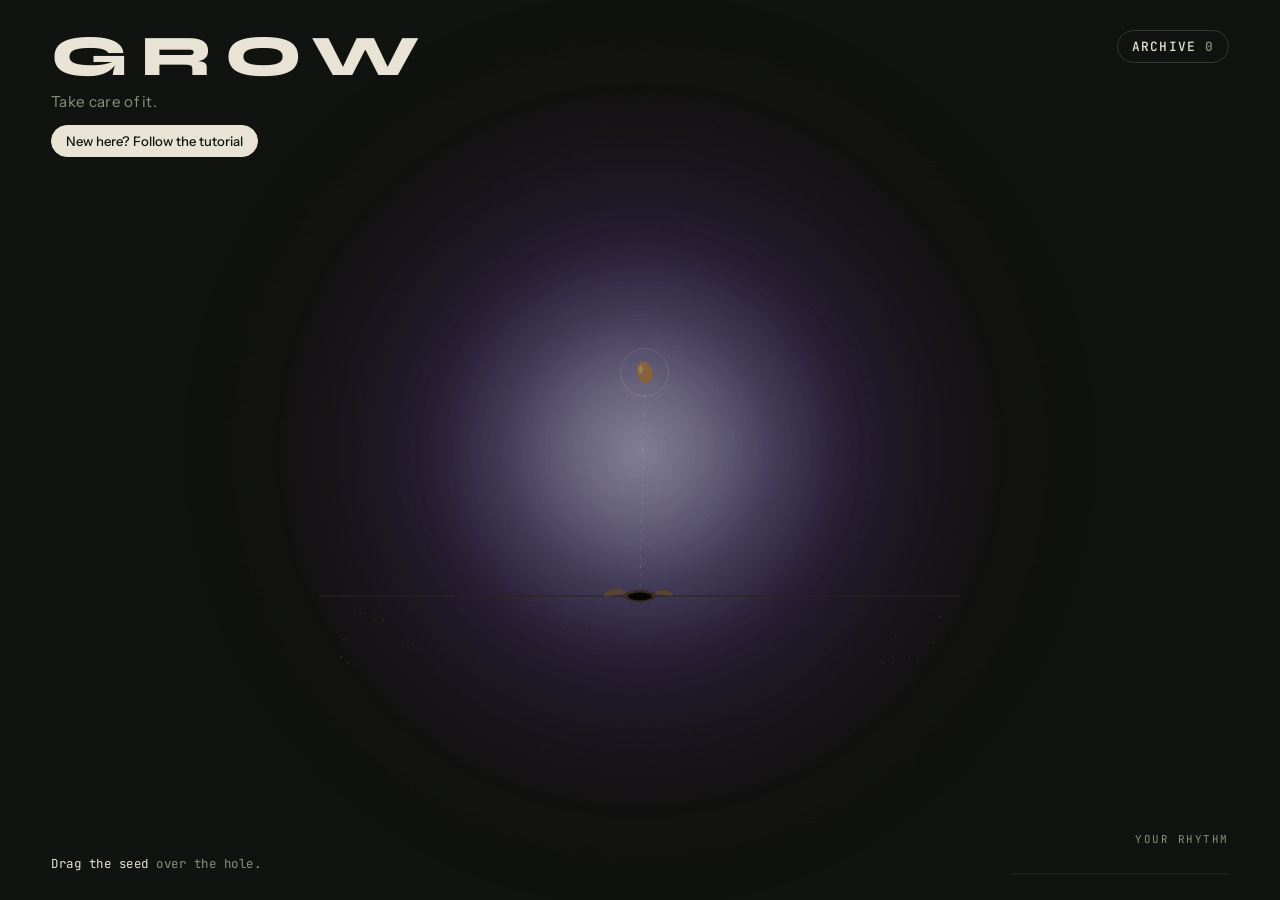
<file: docs/grow/index.html>
<!doctype html><html><head><meta charset=utf8><meta name=viewport content="width=device-width,initial-scale=1,viewport-fit=cover"><style>:root{color-scheme:light;box-sizing:border-box;padding-top:env(safe-area-inset-top,0px);padding-bottom:env(safe-area-inset-bottom,0px)}html{scroll-padding-top:env(safe-area-inset-top,0px)}body{margin:0;padding:0;font:14px -apple-system,BlinkMacSystemFont,sans-serif;background:#fff;color:#000}img{max-width:100%}[hidden]:not([hidden=until-found i]){display:none!important}</style></head><body>
<title>GROW</title>
<link rel="preconnect" href="https://fonts.googleapis.com">
<link rel="preconnect" href="https://fonts.gstatic.com" crossorigin>
<link rel="stylesheet" href="https://fonts.googleapis.com/css2?family=Syne:wght@700;800&family=Instrument+Sans:wght@400;500&family=JetBrains+Mono:wght@400&display=swap">
<style>
/* Layout: one full-bleed night-soil stage; title top-left, choice cards rise from the bottom, system feedback pinned bottom. Deliberately single dark theme. */
:root {
  --night: #10130f;
  --soil: #2b251d;
  --paper: #e8e3d4;
  --muted: #8b917c;
  --panel: #191d16;
  --line: #343a2d;
  --leaf: #6f9a52;
  --warm: #e38a5c;
  --cool: #93b4c6;
  --f-display: "Syne", "Arial Black", system-ui, sans-serif;
  --f-body: "Instrument Sans", system-ui, -apple-system, sans-serif;
  --f-mono: "JetBrains Mono", ui-monospace, Menlo, monospace;
  color-scheme: dark;
}
[hidden] { display: none !important; }
html, body { height: 100%; }
body { background: var(--night); color: var(--paper); font-family: var(--f-body); overflow: hidden; }
#stage { position: fixed; inset: 0; width: 100%; height: 100%; display: block; touch-action: none; outline: none; }

/* Background aura: soft pools from the palette (Midnight Violet, French Blue, Powder Blue, Wheat,
   Seashell) flowing behind the canvas */
.aura { position: fixed; inset: 0; overflow: hidden; pointer-events: none; }
.aura i {
  position: absolute; left: 50%; top: 50%;
  width: var(--s); height: var(--s); margin: calc(var(--s) / -2) 0 0 calc(var(--s) / -2); border-radius: 50%;
  animation: drift 24s ease-in-out infinite alternate;
  will-change: transform;
}
.aura i:nth-child(1) { /* Midnight Violet */ --s: 72vmax; background: radial-gradient(closest-side, rgba(61,21,52,0.85) 0%, rgba(61,21,52,0.595) 28%, rgba(61,21,52,0.272) 55%, rgba(61,21,52,0.068) 80%, rgba(61,21,52,0) 100%); --a: -26vw, 18vh; --m: 8vw, 26vh; --b: 30vw, -8vh; animation-duration: 30s; animation-delay: -6s; }
.aura i:nth-child(2) { /* French Blue */ --s: 58vmax; background: radial-gradient(closest-side, rgba(62,75,142,0.62) 0%, rgba(62,75,142,0.434) 28%, rgba(62,75,142,0.198) 55%, rgba(62,75,142,0.050) 80%, rgba(62,75,142,0) 100%); --a: 24vw, -20vh; --m: -18vw, -6vh; --b: -30vw, 20vh; animation-duration: 24s; animation-delay: -14s; }
.aura i:nth-child(3) { /* Powder Blue */ --s: 40vmax; background: radial-gradient(closest-side, rgba(166,188,201,0.26) 0%, rgba(166,188,201,0.182) 28%, rgba(166,188,201,0.083) 55%, rgba(166,188,201,0.021) 80%, rgba(166,188,201,0) 100%); --a: -30vw, -22vh; --m: 6vw, -26vh; --b: 22vw, 6vh; animation-duration: 20s; animation-delay: -3s; }
.aura i:nth-child(4) { /* Wheat */ --s: 36vmax; background: radial-gradient(closest-side, rgba(246,224,182,0.19) 0%, rgba(246,224,182,0.133) 28%, rgba(246,224,182,0.061) 55%, rgba(246,224,182,0.015) 80%, rgba(246,224,182,0) 100%); --a: 28vw, 22vh; --m: -4vw, 14vh; --b: -24vw, -18vh; animation-duration: 26s; animation-delay: -18s; }
.aura i:nth-child(5) { /* Seashell */ --s: 24vmax; background: radial-gradient(closest-side, rgba(255,244,235,0.1) 0%, rgba(255,244,235,0.070) 28%, rgba(255,244,235,0.032) 55%, rgba(255,244,235,0.008) 80%, rgba(255,244,235,0) 100%); --a: -8vw, -6vh; --m: 20vw, -14vh; --b: -16vw, 16vh; animation-duration: 17s; animation-delay: -9s; }
@keyframes drift {
  0%   { transform: translate(var(--a)) scale(1); }
  50%  { transform: translate(var(--m)) scale(1.18); }
  100% { transform: translate(var(--b)) scale(.94); }
}
#stage:focus-visible { box-shadow: inset 0 0 0 2px var(--cool); }

.head {
  position: fixed; top: calc(env(safe-area-inset-top, 0px) + 28px); left: 0; right: 0;
  padding-inline: max(16px, 4vw); pointer-events: none;
  display: flex; flex-direction: column; gap: 6px;
}
.head h1 { margin: 0; font-family: var(--f-display); font-weight: 800; font-size: clamp(2.2rem, 6vw, 3.6rem); letter-spacing: 0.22em; line-height: 1; }
.head p { margin: 0; color: var(--muted); font-size: 0.95rem; letter-spacing: 0.02em; }

.foot {
  position: fixed; left: 0; right: 0; bottom: calc(env(safe-area-inset-bottom, 0px) + 22px);
  padding-inline: max(16px, 4vw);
  display: flex; align-items: flex-end; justify-content: space-between; flex-wrap: wrap; gap: 14px 24px;
  pointer-events: none;
}
.left { display: flex; flex-direction: column; gap: 6px; min-width: 0; }
.status { font-family: var(--f-mono); font-size: 0.78rem; letter-spacing: 0.04em; color: var(--muted); min-height: 1.2em; }
.status b { color: var(--paper); font-weight: 400; }
.path { font-family: var(--f-mono); font-size: 0.7rem; letter-spacing: 0.06em; color: var(--muted); display: flex; flex-wrap: wrap; gap: 4px 6px; align-items: center; }
.path i { font-style: normal; color: var(--paper); border: 1px solid var(--line); border-radius: 999px; padding: 1px 8px; }
.path s { text-decoration: none; opacity: .5; }
.rhythm { display: flex; flex-direction: column; gap: 6px; align-items: flex-end; }
.rhythm span { font-family: var(--f-mono); font-size: 0.68rem; text-transform: uppercase; letter-spacing: 0.14em; color: var(--muted); }
.rhythm canvas { width: 220px; height: 26px; max-width: 100%; display: block; }

/* Choice step */
.choice {
  position: fixed; left: 50%; bottom: calc(env(safe-area-inset-bottom, 0px) + 84px);
  transform: translate(-50%, 12px); opacity: 0;
  width: min(560px, calc(100% - 32px));
  background: color-mix(in srgb, var(--panel) 92%, transparent);
  border: 1px solid var(--line); border-radius: 14px;
  padding: 16px; display: flex; flex-direction: column; gap: 12px;
  transition: opacity .45s ease, transform .45s ease;
  backdrop-filter: blur(6px);
}
.choice.show { opacity: 1; transform: translate(-50%, 0); }
.choice .meta { display: flex; justify-content: space-between; align-items: baseline; gap: 12px; }
.choice .step { font-family: var(--f-mono); font-size: 0.7rem; letter-spacing: 0.14em; text-transform: uppercase; color: var(--muted); }
.choice .dots { display: flex; gap: 5px; }
.choice .dots span { width: 6px; height: 6px; border-radius: 50%; background: var(--line); }
.choice .dots span.on { background: var(--paper); }
.choice h3 { margin: 0; font-weight: 500; font-size: 1.05rem; text-wrap: balance; }
.opts { display: grid; grid-template-columns: repeat(3, minmax(0, 1fr)); gap: 8px; }
.opt {
  font: inherit; color: var(--paper); text-align: left; cursor: pointer;
  background: transparent; border: 1px solid var(--line); border-radius: 10px;
  padding: 10px 10px 11px; display: flex; flex-direction: column; gap: 4px; min-width: 0;
  transition: border-color .2s, background .2s, transform .2s;
}
.opt:hover { border-color: var(--muted); background: color-mix(in srgb, var(--paper) 4%, transparent); transform: translateY(-2px); }
.opt:focus-visible { outline: 2px solid var(--cool); outline-offset: 2px; }
.opt .sw { width: 18px; height: 18px; border-radius: 50%; margin-bottom: 4px; box-shadow: inset 0 0 0 1px rgba(255,255,255,.12); }
.opt b { font-weight: 700; font-size: 0.98rem; }
.opt b em { font-style: normal; font-weight: 400; color: var(--muted); font-size: 0.76rem; margin-left: 4px; font-family: var(--f-mono); }
.opt small { color: var(--muted); font-size: 0.78rem; line-height: 1.35; }
@media (max-width: 480px) {
  .opts { grid-template-columns: 1fr; }
  .opt { flex-direction: row; align-items: center; gap: 10px; }
  .opt .sw { margin: 0; flex: none; }
  .opt small { margin-left: auto; text-align: right; }
  .rhythm { align-items: flex-start; }
}

.final {
  position: fixed; left: 0; right: 0; bottom: calc(env(safe-area-inset-bottom, 0px) + 78px);
  padding-inline: 16px; display: flex; flex-direction: column; align-items: center; gap: 8px; text-align: center;
  pointer-events: none; opacity: 0; transform: translateY(6px);
  transition: opacity 1.2s ease, transform 1.2s ease;
}
.final.show { opacity: 1; transform: none; }
.final h2 { margin: 0; font-family: var(--f-display); font-weight: 700; font-size: clamp(1.15rem, 3vw, 1.5rem); letter-spacing: 0.04em; text-wrap: balance; }
.final .kind { font-size: 1.05rem; font-weight: 500; }
.final .kind span { color: var(--muted); font-family: var(--f-mono); font-size: 0.75rem; margin-left: 6px; }
.final p { margin: 0; color: var(--muted); max-width: 48ch; line-height: 1.55; text-wrap: balance; }
.final button {
  pointer-events: auto; margin-top: 6px; font: 500 0.82rem var(--f-body); letter-spacing: 0.06em; color: var(--paper);
  background: transparent; border: 1px solid color-mix(in srgb, var(--paper) 35%, transparent); border-radius: 999px; padding: 8px 18px; cursor: pointer;
}
.final button:hover { border-color: var(--paper); }
.final button:focus-visible { outline: 2px solid var(--cool); outline-offset: 3px; }
.final[aria-hidden="true"] button { pointer-events: none; }
.final-actions { display: flex; gap: 10px; flex-wrap: wrap; justify-content: center; }
.final button.primary { background: var(--paper); color: var(--night); border-color: var(--paper); }
.final button.primary:hover { background: transparent; color: var(--paper); }
.final button.primary:disabled { background: transparent; color: var(--muted); border-color: var(--line); cursor: default; }

/* Tutorial */
.tut-start {
  pointer-events: auto; align-self: flex-start; margin-top: 8px;
  font: 500 0.82rem var(--f-body); color: var(--night); background: var(--paper);
  border: 1px solid var(--paper); border-radius: 999px; padding: 7px 14px; cursor: pointer;
}
.tut-start:hover { background: transparent; color: var(--paper); }
.tut-start:focus-visible, .tut-exit:focus-visible, .tut-next:focus-visible, .tut-ghost:focus-visible { outline: 2px solid var(--cool); outline-offset: 3px; }
.tut {
  position: fixed; z-index: 5;
  left: max(16px, 4vw); top: calc(env(safe-area-inset-top, 0px) + 140px);
  width: 330px; max-height: calc(100% - 200px); overflow-y: auto;
  background: color-mix(in srgb, var(--panel) 94%, transparent);
  border: 1px solid var(--line); border-radius: 14px;
  padding: 16px; display: flex; flex-direction: column; gap: 12px;
  backdrop-filter: blur(6px);
}
.tut-top { display: flex; justify-content: space-between; align-items: center; gap: 10px; }
.tut-step { font: 0.7rem var(--f-mono); letter-spacing: 0.14em; text-transform: uppercase; color: var(--muted); }
.tut-exit { font: 0.75rem var(--f-body); color: var(--muted); background: none; border: 0; cursor: pointer; padding: 2px 0; text-decoration: underline; text-underline-offset: 3px; }
.tut-exit:hover { color: var(--paper); }
.tut-bar { height: 3px; background: var(--line); border-radius: 3px; overflow: hidden; }
.tut-bar b { display: block; height: 100%; background: var(--paper); transition: width .4s ease; }
.tut h3 { margin: 0; font-family: var(--f-display); font-weight: 700; font-size: 1.2rem; letter-spacing: 0.03em; }
.tut .lbl { font: 0.66rem var(--f-mono); letter-spacing: 0.14em; text-transform: uppercase; color: var(--muted); }
.tut-do { display: flex; flex-direction: column; gap: 6px; }
.tut-do p#tutDo { margin: 0; font-size: 1rem; line-height: 1.45; font-weight: 500; }
.tut-count { display: flex; gap: 6px; }
.tut-count span { width: 12px; height: 12px; border-radius: 50%; border: 1px solid var(--muted); transition: background .2s, border-color .2s; }
.tut-count span.on { background: var(--cool); border-color: var(--cool); }
.tut-count span.fast.on { background: var(--warm); border-color: var(--warm); }
.tut-meter { height: 6px; background: var(--line); border-radius: 6px; overflow: hidden; }
.tut-meter b { display: block; height: 100%; width: 0; background: var(--cool); }
.tut-live { margin: 0; min-height: 1.3em; font: 0.78rem var(--f-mono); color: var(--muted); line-height: 1.45; }
.tut-live b { color: var(--paper); font-weight: 400; }
.tut-fx { display: flex; flex-direction: column; gap: 6px; }
.fx-row { border-radius: 10px; padding: 10px 12px; display: flex; flex-direction: column; gap: 4px; }
.fx-row p { margin: 0; line-height: 1.45; font-size: 0.9rem; }
.fx-row.cause { border: 1px solid var(--line); }
.fx-row.effect { background: color-mix(in srgb, var(--leaf) 16%, transparent); border: 1px solid color-mix(in srgb, var(--leaf) 45%, transparent); }
.fx-row.effect .lbl { color: var(--leaf); }
.fx-arrow { height: 14px; display: flex; justify-content: center; }
.fx-arrow::before { content: ""; width: 1px; height: 100%; background: var(--muted); }
.tut-next, .tut-ghost { font: 500 0.85rem var(--f-body); border-radius: 999px; padding: 9px 18px; cursor: pointer; align-self: flex-start; }
.tut-next { margin-top: 6px; color: var(--night); background: var(--paper); border: 1px solid var(--paper); }
.tut-next:hover { background: transparent; color: var(--paper); }
.tut-ghost { color: var(--paper); background: transparent; border: 1px solid var(--line); }
.tut-ghost:hover { border-color: var(--muted); }
.tut-fxline { margin: 0; padding: 8px 10px; border-radius: 8px; font-size: 0.85rem; line-height: 1.45;
  background: color-mix(in srgb, var(--leaf) 16%, transparent); border: 1px solid color-mix(in srgb, var(--leaf) 40%, transparent); }
.tut-fxline::before { content: "What happened  "; font: 0.64rem var(--f-mono); letter-spacing: 0.12em; text-transform: uppercase; color: var(--leaf); display: block; margin-bottom: 2px; }
.tut-hint { margin: 0; color: var(--muted); font-size: 0.85rem; line-height: 1.45; }
.tut-end { display: flex; flex-direction: column; gap: 10px; }
.tut-end p { margin: 0; color: var(--muted); line-height: 1.5; font-size: 0.9rem; }
.tut-end-actions { display: flex; gap: 8px; flex-wrap: wrap; }
.tut-end-actions .tut-next { margin-top: 0; }
body.tut-on .status, body.tut-on #again { display: none; }
@media (max-width: 859px) {
  .tut { left: 16px; right: 16px; width: auto; top: calc(env(safe-area-inset-top, 0px) + 96px); max-height: 38%; padding: 12px 14px; gap: 8px; }
  .tut h3 { font-size: 1.05rem; }
  body.tut-on .head p { display: none; }
}

/* Archive */
.archive-btn {
  position: fixed; top: calc(env(safe-area-inset-top, 0px) + 30px); right: max(16px, 4vw);
  font: 500 0.8rem var(--f-mono); letter-spacing: 0.1em; text-transform: uppercase;
  color: var(--paper); background: transparent; border: 1px solid var(--line); border-radius: 999px;
  padding: 7px 14px; cursor: pointer; display: flex; gap: 8px; align-items: center;
  transition: border-color .2s, transform .3s;
}
.archive-btn span { color: var(--muted); font-variant-numeric: tabular-nums; }
.archive-btn:hover { border-color: var(--muted); }
.archive-btn:focus-visible, .close:focus-visible { outline: 2px solid var(--cool); outline-offset: 3px; }
.archive-btn.bump { transform: scale(1.12); border-color: var(--paper); }
/* After a flower is archived: the button calls softly until the archive is opened */
.archive-btn.beckon { border-color: var(--paper); animation: beckon 1.8s ease-out infinite; }
@keyframes beckon {
  0%   { box-shadow: 0 0 0 0 rgba(232,227,212,.5); }
  70%  { box-shadow: 0 0 0 12px rgba(232,227,212,0); }
  100% { box-shadow: 0 0 0 0 rgba(232,227,212,0); }
}
.archive-tip {
  position: fixed; z-index: 4;
  top: calc(env(safe-area-inset-top, 0px) + 76px); right: max(16px, 4vw);
  font: 500 0.82rem var(--f-body); color: var(--paper);
  background: color-mix(in srgb, var(--panel) 94%, transparent); backdrop-filter: blur(6px);
  border: 1px solid var(--line); border-radius: 10px; padding: 8px 12px;
  display: flex; align-items: center; gap: 8px; cursor: pointer;
  opacity: 0; transform: translateY(-6px); transition: opacity .35s ease, transform .35s ease;
}
.archive-tip.show { opacity: 1; transform: none; animation: nudge 1.8s ease-in-out .6s infinite; }
.archive-tip::before {           /* pointer up to the Archive button */
  content: ""; position: absolute; top: -6px; right: 28px; width: 10px; height: 10px;
  background: inherit; border-left: 1px solid var(--line); border-top: 1px solid var(--line); transform: rotate(45deg);
}
.archive-tip b { font: 0.7rem var(--f-mono); letter-spacing: 0.1em; text-transform: uppercase; color: var(--muted); font-weight: 400; }
.archive-tip:hover { border-color: var(--muted); }
.archive-tip:focus-visible { outline: 2px solid var(--cool); outline-offset: 3px; }
@keyframes nudge { 0%, 100% { transform: none; } 50% { transform: translateY(-4px); } }
.fly { position: fixed; z-index: 6; pointer-events: none; border-radius: 50%; transform-origin: 50% 50%; }
@media (max-width: 480px) { .archive-tip { top: calc(env(safe-area-inset-top, 0px) + 80px); } }
.archive {
  position: fixed; inset: 0; z-index: 10;
  background: color-mix(in srgb, var(--night) 94%, transparent);
  backdrop-filter: blur(8px);
  overflow-y: auto; overscroll-behavior: contain;
  padding-inline: max(16px, 4vw);
  padding-block: calc(env(safe-area-inset-top, 0px) + 28px) calc(env(safe-area-inset-bottom, 0px) + 40px);
}
.archive-inner { max-width: 1100px; margin: 0 auto; display: flex; flex-direction: column; gap: 18px; }
.archive-head { display: flex; justify-content: space-between; align-items: flex-start; gap: 16px; }
.archive-titles { display: flex; flex-direction: column; gap: 6px; min-width: 0; }
.archive h2 { margin: 0; font-family: var(--f-display); font-weight: 800; font-size: clamp(1.6rem, 4vw, 2.4rem); letter-spacing: 0.16em; text-transform: uppercase; }
.archive-titles p { margin: 0; color: var(--muted); max-width: 52ch; line-height: 1.5; }
.close { font: 500 0.82rem var(--f-body); color: var(--paper); background: transparent; border: 1px solid var(--line); border-radius: 999px; padding: 8px 16px; cursor: pointer; flex: none; }
.close:hover { border-color: var(--muted); }
.legend { display: flex; flex-wrap: wrap; gap: 6px 16px; font: 0.7rem var(--f-mono); letter-spacing: 0.08em; text-transform: uppercase; color: var(--muted); }
.legend span { display: flex; align-items: center; gap: 6px; }
.legend i { width: 9px; height: 9px; border-radius: 50%; background: color-mix(in srgb, #8a6b48 calc(var(--d) * 100%), var(--leaf)); }
.grid { display: grid; grid-template-columns: repeat(auto-fill, minmax(220px, 1fr)); gap: 14px; }
.card {
  border: 1px solid var(--line); border-radius: 12px; overflow: hidden;
  background: var(--panel); display: flex; flex-direction: column; min-width: 0;
}
.card canvas { width: 100%; aspect-ratio: 1; max-width: 100%; display: block; background: radial-gradient(circle at 50% 42%, #1d2219 0%, #141711 70%); }
.card .body { padding: 12px 14px 14px; display: flex; flex-direction: column; gap: 6px; min-width: 0; }
.card h3 { margin: 0; font-size: 1rem; font-weight: 500; }
.card .row { display: flex; justify-content: space-between; align-items: center; gap: 8px; }
.chip { font: 0.68rem var(--f-mono); letter-spacing: 0.08em; text-transform: uppercase; padding: 2px 8px; border-radius: 999px; border: 1px solid var(--line); color: var(--paper); white-space: nowrap; }
.chip::before { content: ""; display: inline-block; width: 7px; height: 7px; border-radius: 50%; margin-right: 6px; vertical-align: 0; background: color-mix(in srgb, #8a6b48 calc(var(--d) * 100%), var(--leaf)); }
.decay { height: 3px; border-radius: 3px; background: var(--line); overflow: hidden; }
.decay b { display: block; height: 100%; background: color-mix(in srgb, #8a6b48 calc(var(--d) * 100%), var(--leaf)); width: calc(var(--d) * 100%); }
.card time, .card .age { font: 0.72rem var(--f-mono); color: var(--muted); font-variant-numeric: tabular-nums; }
.card .path { font: 0.72rem var(--f-mono); color: var(--paper); opacity: .8; line-height: 1.5; overflow-wrap: anywhere; }
.card p { margin: 0; color: var(--muted); font-size: 0.82rem; line-height: 1.45; }
.empty { grid-column: 1 / -1; border: 1px dashed var(--line); border-radius: 12px; padding: 40px 20px; text-align: center; color: var(--muted); line-height: 1.6; }
.empty b { color: var(--paper); font-weight: 500; display: block; margin-bottom: 4px; }
.archive-note { margin: 0; color: var(--muted); font: 0.72rem var(--f-mono); letter-spacing: 0.04em; }
@media (max-width: 480px) { .archive-btn { top: calc(env(safe-area-inset-top, 0px) + 34px); } }
body.done .foot .left { visibility: hidden; }
@media (prefers-reduced-motion: reduce) { .archive-btn.beckon, .archive-tip.show { animation: none; } .choice, .final, .opt { transition: none; } .aura i { animation: none; transform: translate(var(--a)); } }
</style>

<div class="aura" aria-hidden="true"><i></i><i></i><i></i><i></i><i></i></div>
<canvas id="stage" tabindex="0" aria-label="A seed. Drag it into the soil, or press Space to drop it."></canvas>

<header class="head">
  <h1>GROW</h1>
  <p>Take care of it.</p>
  <button class="tut-start" id="startTut" type="button">New here? Follow the tutorial</button>
</header>

<aside class="tut" id="tut" hidden aria-live="polite" aria-labelledby="tutTitle">
  <div class="tut-top">
    <span class="tut-step" id="tutStep"></span>
    <button class="tut-exit" id="tutExit" type="button">Exit tutorial</button>
  </div>
  <div class="tut-bar" aria-hidden="true"><b id="tutBar"></b></div>
  <p class="tut-fxline" id="tutFxLine" hidden></p>
  <h3 id="tutTitle"></h3>
  <p class="tut-hint" id="tutHint"></p>
  <div class="tut-end" id="tutEnd" hidden>
    <div class="tut-end-actions">
      <button id="tutFree" class="tut-next" type="button">Grow freely</button>
      <button id="tutArchive" class="tut-ghost" type="button">Open archive</button>
    </div>
  </div>
</aside>

<button class="archive-btn" id="openArchive" type="button" aria-haspopup="dialog">Archive <span id="archiveCount">0</span></button>
<button class="archive-tip" id="archiveTip" type="button" hidden>Your flower is in the archive <b>Open ↑</b></button>

<section class="archive" id="archive" role="dialog" aria-modal="true" aria-labelledby="archiveTitle" hidden>
  <div class="archive-inner">
    <div class="archive-head">
      <div class="archive-titles">
        <h2 id="archiveTitle">Archive</h2>
        <p id="archiveSub">Flowers you picked. They keep decaying while they wait here.</p>
      </div>
      <button class="close" id="closeArchive" type="button" aria-label="Close archive">Close</button>
    </div>
    <div class="legend" aria-hidden="true">
      <span><i style="--d:0"></i>Fresh</span><span><i style="--d:.35"></i>Wilting</span><span><i style="--d:.65"></i>Withered</span><span><i style="--d:.95"></i>Decayed</span>
    </div>
    <div class="grid" id="archiveGrid"></div>
    <p class="archive-note" id="archiveNote"></p>
  </div>
</section>

<section class="choice" id="choice" hidden aria-live="polite">
  <div class="meta"><span class="step" id="stepLabel"></span><div class="dots" id="dots"></div></div>
  <h3 id="question"></h3>
  <div class="opts" id="opts"></div>
</section>

<div class="final" id="final" aria-hidden="true" aria-live="polite">
  <h2>Your plant grew this way.</h2>
  <div class="kind" id="kind"></div>
  <p id="finalNote"></p>
  <div class="final-actions">
    <button id="keep" type="button" class="primary">Add to archive</button>
    <button id="again" type="button">Plant again</button>
  </div>
</div>

<footer class="foot">
  <div class="left">
    <div class="status" id="status" aria-live="polite"></div>
    <div class="path" id="path"></div>
  </div>
  <div class="rhythm">
    <span>Your rhythm</span>
    <canvas id="rhythm" aria-hidden="true"></canvas>
  </div>
</footer>

<script>
(() => {
  const cv = document.getElementById('stage');
  const ctx = cv.getContext('2d');
  const rc = document.getElementById('rhythm');
  const rctx = rc.getContext('2d');
  const $ = id => document.getElementById(id);
  const statusEl = $('status'), pathEl = $('path'), finalEl = $('final'), choiceEl = $('choice');
  const reduce = matchMedia('(prefers-reduced-motion: reduce)').matches;
  const RM = reduce ? 0.3 : 1;

  const css = getComputedStyle(document.documentElement);
  const C = {};
  ['soil', 'paper', 'muted', 'warm', 'cool'].forEach(n => C[n] = css.getPropertyValue('--' + n).trim());

  const rand = (a, b) => a + Math.random() * (b - a);
  const clamp = (v, a, b) => Math.max(a, Math.min(b, v));
  const ease = g => 1 - Math.pow(1 - clamp(g, 0, 1), 3);
  const wrap = a => Math.atan2(Math.sin(a), Math.cos(a));
  const pick = arr => arr[Math.floor(Math.random() * arr.length)];

  const FAST = 320, SLOW = 800, FLOWER_AT = 18, REST_AFTER = 2500, BUD_IDLE = 10000, STYLE_IDLE = 13000;

  // ---------- Feel: springs and rubber banding (from the Seed to Flower prototype) ----------
  function spring(x, k, c) { return { x, v: 0, t: x, k, c }; }
  function stepSpring(sp, dt) { const a = sp.k * (sp.t - sp.x) - sp.c * sp.v; sp.v += a * dt; sp.x += sp.v * dt; }
  function tune(sp, kk, c) { sp.k = kk; sp.c = reduce ? Math.max(c, 2 * Math.sqrt(kk)) : c; }
  const rubber = (d, lim) => lim * (1 - Math.exp(-Math.max(0, d) / lim));
  function freshTug() {
    return { phase: 'rest', D: [0, 0], Dv: [0, 0], sK: 280, sC: 15, id: null, kb: false,
             grabStart: [0, 0], Gbase: [0, 0], lastP: [0, 0], t: 0, jx: 0, jy: 0 };
  }

  // ---------- Sound (synthesized with Web Audio; starts on the first gesture) ----------
  const Sound = (() => {
    let ctx = null, master = null, white = null, brown = null, bed = null;
    let grainAcc = 0, lastT = 0;
    const rnd = (a, b) => a + Math.random() * (b - a);

    function makeNoise(sec, kind) {
      const b = ctx.createBuffer(1, Math.floor(ctx.sampleRate * sec), ctx.sampleRate);
      const d = b.getChannelData(0);
      let last = 0;
      for (let i = 0; i < d.length; i++) {
        const w = Math.random() * 2 - 1;
        if (kind === 'brown') { last = (last + 0.02 * w) / 1.02; d[i] = last * 3.5; }
        else d[i] = w;
      }
      return b;
    }
    function out(pan) {
      if (ctx.createStereoPanner && pan) {
        const p = ctx.createStereoPanner(); p.pan.value = clamp(pan, -1, 1); p.connect(master); return p;
      }
      return master;
    }
    // One short filtered noise burst: the building block of every texture
    function burst({ when = 0, dur = 0.02, freq = 2000, q = 1, peak = 0.1, attack = 0.002, pan = 0, type = 'bandpass', buf = white, sweepTo = 0 }) {
      const t = ctx.currentTime + when;
      const s = ctx.createBufferSource(); s.buffer = buf;
      const fl = ctx.createBiquadFilter(); fl.type = type; fl.Q.value = q;
      fl.frequency.setValueAtTime(freq, t);
      if (sweepTo) fl.frequency.exponentialRampToValueAtTime(sweepTo, t + attack + dur);
      const g = ctx.createGain();
      g.gain.setValueAtTime(0.0001, t);
      g.gain.exponentialRampToValueAtTime(peak, t + attack);
      g.gain.exponentialRampToValueAtTime(0.0001, t + attack + dur);
      s.connect(fl); fl.connect(g); g.connect(out(pan));
      s.start(t, rnd(0, buf.duration - attack - dur - 0.1), attack + dur + 0.05);
    }

    function init() {
      try {
        const AC = window.AudioContext || window.webkitAudioContext;
        if (!AC) return;
        if (ctx) { if (ctx.state === 'suspended') ctx.resume(); return; }
        ctx = new AC();
        master = ctx.createGain();
        const comp = ctx.createDynamicsCompressor();
        master.connect(comp); comp.connect(ctx.destination);
        white = makeNoise(3, 'white');
        brown = makeNoise(4, 'brown');

        // Continuous bed while growing: a soft fibrous swish
        const s = ctx.createBufferSource(); s.buffer = white; s.loop = true;
        const bp = ctx.createBiquadFilter(); bp.type = 'bandpass'; bp.frequency.value = 900; bp.Q.value = 0.7;
        const lp = ctx.createBiquadFilter(); lp.type = 'lowpass'; lp.frequency.value = 2600;
        const g = ctx.createGain(); g.gain.value = 0;
        s.connect(bp); bp.connect(lp); lp.connect(g); g.connect(master);
        s.start();
        bed = { bp, g };
        lastT = ctx.currentTime;
      } catch (_) { ctx = null; }
    }

    // Seed landing in soil: a dull thud plus a little grit, scaled by impact speed (new for this sequence)
    function thud(strength) {
      if (!ctx) return;
      const s = clamp(strength, 0, 1);
      burst({ dur: 0.06 + 0.05 * s, freq: 170 + 110 * s, type: 'lowpass', q: 0.7, peak: 0.04 + 0.3 * s, attack: 0.003, buf: brown });
      const n = 2 + Math.round(4 * s);
      for (let i = 0; i < n; i++) {
        burst({ when: rnd(0, 0.05), dur: rnd(0.004, 0.012), freq: rnd(2200, 5000), q: rnd(1.5, 3),
                peak: 0.01 + rnd(0.015, 0.05) * s, pan: rnd(-0.25, 0.25) });
      }
    }
    // Stem stretching: soft swish plus tiny fiber creaks whose density follows drag speed and tension
    function stretch(q, tension, speed) {
      if (!bed) return;
      const now = ctx.currentTime;
      const dt = Math.min(0.1, now - lastT); lastT = now;
      bed.bp.frequency.setTargetAtTime(500 + 700 * q + tension * 12, now, 0.08);
      bed.g.gain.setTargetAtTime(0.045 * speed, now, speed > 0.02 ? 0.05 : 0.15);
      grainAcc += speed * (22 + tension * 3) * dt;
      while (grainAcc >= 1) {
        grainAcc -= 1;
        burst({
          when: rnd(0, 0.03), dur: rnd(0.004, 0.014),
          freq: rnd(1100, 2600) + tension * 40, q: rnd(1.5, 4),
          peak: rnd(0.03, 0.11) * (0.5 + 0.5 * speed), pan: rnd(-0.2, 0.2)
        });
      }
    }
    // Leaf unfolding: a cluster of dry leaf rustles
    function rustle(pan = 0, when = 0, scale = 1) {
      if (!ctx) return;
      const n = 7 + Math.floor(Math.random() * 4);
      for (let i = 0; i < n; i++) {
        burst({
          when: when + rnd(0, 0.32), dur: rnd(0.025, 0.08), freq: rnd(2500, 6000),
          q: rnd(0.7, 1.6), peak: rnd(0.04, 0.1) * scale, attack: 0.004, pan: pan + rnd(-0.15, 0.15)
        });
      }
      burst({ when, dur: 0.28, freq: 3200, q: 0.5, peak: 0.035 * scale, attack: 0.06, pan });
    }
    // Bud appearing: a soft muffled split, like a pod giving way
    function pop() {
      if (!ctx) return;
      burst({ dur: 0.09, freq: 320, type: 'lowpass', q: 0.8, peak: 0.4, attack: 0.003, buf: brown });
      burst({ when: 0.004, dur: 0.007, freq: 3200, type: 'highpass', q: 0.7, peak: 0.1 });
      burst({ when: 0.02, dur: 0.012, freq: 1800, q: 2, peak: 0.05 });
    }
    // Each petal unfurling: a silky, rising brush
    function petal(i) {
      if (!ctx) return;
      const pan = (i - 2.5) * 0.12;
      burst({ dur: 0.32, freq: 1800, sweepTo: 4800, q: 0.9, peak: 0.03, attack: 0.09, pan });
      burst({ when: rnd(0.04, 0.15), dur: 0.01, freq: rnd(3000, 5000), q: 2, peak: 0.03, pan });
    }
    // Full bloom: a gentle breeze swells through and the leaves stir
    function bloom() {
      if (!ctx) return;
      const t = ctx.currentTime;
      const s = ctx.createBufferSource(); s.buffer = brown; s.loop = true;
      const lp = ctx.createBiquadFilter(); lp.type = 'lowpass'; lp.Q.value = 0.6;
      lp.frequency.setValueAtTime(260, t);
      lp.frequency.linearRampToValueAtTime(900, t + 1.1);
      lp.frequency.linearRampToValueAtTime(320, t + 3);
      const g = ctx.createGain();
      g.gain.setValueAtTime(0.0001, t);
      g.gain.exponentialRampToValueAtTime(0.2, t + 1.0);
      g.gain.exponentialRampToValueAtTime(0.0001, t + 3.2);
      s.connect(lp); lp.connect(g); g.connect(master);
      s.start(t); s.stop(t + 3.3);
      rustle(-0.35, 0.5, 0.8);
      rustle(0.35, 0.95, 0.7);
      rustle(0, 1.5, 0.45);
    }
    // Stem snapping: one hollow pop, like a cork pulled out (Pick a Flower)
    function snap() {
      if (!ctx) return;
      try {
        const t = ctx.currentTime;
        const o = ctx.createOscillator();
        o.type = 'sine';
        o.frequency.setValueAtTime(240, t);
        o.frequency.exponentialRampToValueAtTime(680, t + 0.03);
        o.frequency.exponentialRampToValueAtTime(520, t + 0.09);
        const g = ctx.createGain();
        g.gain.setValueAtTime(0.0001, t);
        g.gain.exponentialRampToValueAtTime(0.6, t + 0.006);
        g.gain.exponentialRampToValueAtTime(0.0001, t + 0.11);
        o.connect(g).connect(ctx.destination);
        o.start(t); o.stop(t + 0.13);
      } catch (_) {}
    }
    return { init, thud, stretch, rustle, pop, petal, bloom, snap };
  })();

  // ---------- The five choice steps ----------
  // at: growth-click count when the step appears ('seed' = right after the seed is clicked)
  // t: trait points used for the final plant type (lush / hardy / lunar / wild)
  const STEPS = [
    { key: 'soil', at: 'seed', en: 'Soil', q: 'What soil will you plant it in?', opts: [
      { id: 'clay', en: 'Clay', hint: 'Deep roots, thick stem', sw: '#7a5a3c', t: { hardy: 2 } },
      { id: 'sand', en: 'Sand', hint: 'Thin stem, narrow pointed leaves', sw: '#c9a86a', t: { hardy: 1, wild: 1 } },
      { id: 'humus', en: 'Humus', hint: 'More and bigger leaves', sw: '#3d2f22', t: { lush: 2 } } ] },
    { key: 'water', at: 2, en: 'Water', q: 'It needs water. How will you give it?', opts: [
      { id: 'mist', en: 'Mist', hint: 'Small leaves that fold upward', sw: '#b8c9cf', t: { hardy: 1, lunar: 1 } },
      { id: 'steady', en: 'Steady', hint: 'Even, upright growth', sw: '#5f8fa8', t: { lush: 1 } },
      { id: 'flood', en: 'Downpour', hint: 'Drooping leaves with water drops', sw: '#2f5878', t: { wild: 2 } } ] },
    { key: 'light', at: 6, en: 'Light', q: 'Which light should it turn toward?', opts: [
      { id: 'sun', en: 'Sun', hint: 'Bright and standing tall', sw: '#f0c26a', t: { lush: 1, hardy: 1 } },
      { id: 'moon', en: 'Moon', hint: 'Paler colors with a soft glow', sw: '#c9d3e6', t: { lunar: 2 } },
      { id: 'shade', en: 'Shade', hint: 'Leans sideways looking for light', sw: '#3f4a3a', t: { wild: 1, lunar: 1 } } ] },
    { key: 'friend', at: 10, en: 'Companion', q: 'Who will keep it company?', opts: [
      { id: 'bee', en: 'Bee', hint: 'More petals, more pollen', sw: '#e8b63c', t: { lush: 2 } },
      { id: 'vine', en: 'Vine', hint: 'Tendrils wrap around the stem', sw: '#7fa44a', t: { wild: 2 } },
      { id: 'fungus', en: 'Fungus', hint: 'Mushrooms at the base, purple flower center', sw: '#9a6fa8', t: { lunar: 1, hardy: 1 } } ] },
    { key: 'climate', at: 14, en: 'Climate', q: 'Before it blooms, the weather changes.', opts: [
      { id: 'wind', en: 'Wind', hint: 'Bent stem, petals blow away', sw: '#a7b0a0', t: { wild: 2 } },
      { id: 'frost', en: 'Frost', hint: 'A snowstorm, settling snow, cooler colors', sw: '#a9d6ee', t: { lunar: 1, hardy: 1 } },
      { id: 'warmth', en: 'Warmth', hint: 'A bigger, brighter flower', sw: '#ea8a5a', t: { lush: 2 } } ] },
  ];

  let TUT = null; // tutorial state; null = free mode
  const TUT_WIDE = 860;
  let W, H, dpr, baseX, baseY, availH, U, k;
  function resize() {
    dpr = Math.min(window.devicePixelRatio || 1, 2);
    W = innerWidth; H = innerHeight;
    cv.width = W * dpr; cv.height = H * dpr;
    ctx.setTransform(dpr, 0, 0, dpr, 0, 0);
    // in the tutorial the guide card sits on the left (wide) or on top (narrow)
    baseX = TUT && W >= TUT_WIDE ? 380 + (W - 380) / 2 : W / 2;
    baseY = H * (W < 520 ? 0.60 : 0.66);
    if (TUT && W < TUT_WIDE) baseY = H * 0.72;
    availH = baseY - (TUT && W < TUT_WIDE ? Math.max(260, H * 0.44) : Math.max(150, H * 0.2));
    U = availH / 14;
    k = clamp(availH / 400, 0.6, 1.4);
    const rw = Math.min(220, W - 32);
    rc.style.width = rw + 'px'; rc.width = rw * dpr; rc.height = 26 * dpr;
    rctx.setTransform(dpr, 0, 0, dpr, 0, 0);
  }
  addEventListener('resize', resize);
  resize();

  function freshMods() {
    return {
      stemW: 1, segLen: 1, leafSize: 1, leafUp: 0, leafWr: 1, leafKeep: 1, leafExtra: 0,
      lean: 0, correct: 1, tendril: 0, wind: 0, bloom: 1, petalsExtra: 0,
      tint: { h: 0, s: 1, l: 0 }, stemHue: 0,
      drops: false, frost: false, moon: false, sun: false, shade: false, bee: false, fungus: false, vine: false, warmth: false,
    };
  }

  let S;
  function reset() {
    S = {
      stage: 'seed', growth: 0, fast: 0, slow: 0, mid: 0,
      segs: [], branches: [], leaves: [], roots: [], marks: [], parts: [], shrooms: [],
      shake: 0, crack: 0, lastClick: 0, germAt: 0, afterChoice: false,
      kick: 0, breath: 0, scale: 1, side: 1, dim: 0, pick: null, matureAt: 0,
      flower: null, pts: [], step: 0, picks: {}, traits: { lush: 0, hardy: 0, lunar: 0, wild: 0 },
      M: freshMods(), tint: { h: 0, s: 1, l: 0 }, sky: { sun: 0, moon: 0, shade: 0 },
      mouse: { x: -9999, y: -9999, on: false }, statusKey: '', lastPetal: 0,
      sd: { mode: 'air', x: 0, y: 0, vx: 0, vy: 0, hs: 1, sq: 0, sqV: 0, bounce: 0, failT: 0 }, auto: null, autoDone: null, rushAt: 0,
      // interaction feel carried over from the Seed to Flower prototype
      st: null,                                            // stretch-to-grow drag
      pull: spring(0, 200, 19), bend: spring(0, 200, 19),  // rubber-band stretch and sideways lean of the stem
      tug: freshTug(), burst: null, fh: 1,                 // pull-to-pick
      lastT: 0, tipBase: null, guide: 0,
      flakes: [], storm: 0, snow: 0,                      // Frost: falling snow, storm strength, settled snow depth
    };
    finalEl.classList.remove('show'); finalEl.setAttribute('aria-hidden', 'true');
    document.body.classList.remove('done');
    const keep = $('keep'); keep.disabled = false; keep.textContent = 'Add to archive'; delete keep.dataset.view;
    if (typeof clearArchiveCue === 'function') clearArchiveCue();
    hideChoice();
    renderPath();
    cv.setAttribute('aria-label', 'A seed. Drag it into the soil, or press Space to drop it.');
  }

  function setStatus(key, html) {
    if (S.statusKey === key) return;
    S.statusKey = key; statusEl.innerHTML = html;
  }

  function renderPath() {
    if (!S.step) { pathEl.innerHTML = ''; return; }
    pathEl.innerHTML = '<span>Path</span>' + STEPS.slice(0, S.step).map(st => {
      const o = st.opts.find(o => o.id === S.picks[st.key]);
      return `<i>${o.en}</i>`;
    }).join('<s>→</s>');
  }

  // ---------- Choice panel ----------
  function openChoice(now) {
    const st = STEPS[S.step];
    S.prevStage = S.stage; S.stage = 'choosing';
    $('stepLabel').textContent = `Step ${S.step + 1} / ${STEPS.length} · ${st.en}`;
    $('dots').innerHTML = STEPS.map((_, i) => `<span class="${i <= S.step ? 'on' : ''}"></span>`).join('');
    $('question').textContent = st.q;
    $('opts').innerHTML = st.opts.map(o =>
      `<button class="opt" type="button" data-id="${o.id}"><span class="sw" style="background:${o.sw}"></span><b>${o.en}</b><small>${o.hint}</small></button>`).join('');
    choiceEl.hidden = false;
    requestAnimationFrame(() => choiceEl.classList.add('show'));
    setStatus('choose' + S.step, 'Growth paused. <b>Make a choice.</b>');
    setTimeout(() => { const b = choiceEl.querySelector('.opt'); if (b && S.stage === 'choosing') b.focus({ preventScroll: true }); }, 60);
  }
  function hideChoice() { choiceEl.classList.remove('show'); choiceEl.hidden = true; }

  $('opts').addEventListener('click', e => {
    const btn = e.target.closest('.opt');
    if (!btn || S.stage !== 'choosing') return;
    const now = performance.now();
    const st = STEPS[S.step];
    const o = st.opts.find(x => x.id === btn.dataset.id);
    S.picks[st.key] = o.id;
    Object.entries(o.t).forEach(([t, v]) => S.traits[t] += v);
    applyChoice(o.id);
    S.step++;
    renderPath();
    hideChoice();
    S.kick = 1;
    if (st.key === 'soil') germinate(now);
    else { S.stage = 'growing'; S.lastClick = now; S.afterChoice = true; S.statusKey = ''; setStatus('picked', `${o.en}. <b>Stretch the plant upward</b> to let it grow.`); }
    cv.focus({ preventScroll: true });
    if (TUT) tutChoice(st, o);
  });

  function applyChoice(id) {
    const M = S.M;
    switch (id) {
      case 'clay': M.stemW = 1.45; M.segLen = 0.9; M.stemHue = -18; break;
      case 'sand': M.stemW = 0.7; M.leafWr = 0.55; M.leafKeep = 0.65; break;
      case 'humus': M.leafSize = 1.18; M.leafExtra = 0.45; break;
      case 'mist': M.leafSize *= 0.8; M.leafUp = -0.35; break;
      case 'steady': M.correct = 1.4; break;
      case 'flood': M.leafUp = 0.65; M.drops = true; M.tint.h += 22; M.tint.s *= 0.8;
        S.leaves.forEach(l => l.off += 0.5); for (let i = 0; i < 3; i++) addRoot(0.5); break;
      case 'sun': M.sun = true; M.correct *= 1.3; M.tint.l += 6; M.tint.s *= 1.1; break;
      case 'moon': M.moon = true; M.tint.s *= 0.45; M.tint.l += 14;
        for (let i = 0; i < 9; i++) S.parts.push({ type: 'fly', x: baseX + rand(-140, 140) * k, y: baseY - rand(20, availH), ph: rand(0, 6), sp: rand(0.4, 1) });
        break;
      case 'shade': M.shade = true; M.lean = 0.07; M.segLen *= 1.25; M.leafSize *= 0.85; M.tint.l -= 7; break;
      case 'bee': M.bee = true; M.petalsExtra = 3; break;
      case 'vine': M.vine = true; M.tendril = 0.5;
        for (let i = 0; i < 3; i++) S.leaves.push(makeTendril(Math.floor(rand(0, S.segs.length))));
        break;
      case 'fungus': M.fungus = true;
        for (let i = 0; i < 4; i++) S.shrooms.push({ x: rand(-70, 70) * k, s: rand(0.6, 1.2) * k, g: 0, d: i * 0.25, h: rand(270, 300) });
        break;
      case 'wind': M.wind = 0.035; break;
      case 'frost': M.frost = true; M.tint.h += 40; M.tint.s *= 0.6; M.tint.l += 8; M.bloom = 0.85; startSnow(); break;
      case 'warmth': M.warmth = true; M.bloom = 1.22; M.tint.s *= 1.15; break;
    }
  }

  // ---------- Growth ----------
  function addRoot(wiggle) {
    const soil = S.picks.soil;
    const deep = soil === 'clay' ? 1.5 : soil === 'sand' ? 1.9 : soil === 'humus' ? 0.75 : 1;
    S.roots.push({ a: rand(-1.15, 1.15), len: rand(14, 34) * k * deep * (1 + S.roots.length * 0.08), g: 0, w: wiggle, ph: rand(0, 6) });
  }
  const cumAngle = () => S.segs.reduce((s, g) => s + g.dA, 0);
  function makeTendril(seg) {
    return { br: null, seg: Math.max(0, seg), f: rand(0.3, 0.95), side: Math.random() < 0.5 ? -1 : 1, off: 0, size: rand(10, 18) * k, base: 0, g: 0, kind: 'curl', turn: 0, seed: Math.random() };
  }
  function makeLeaf(seg, f, side, off, size, wr, kind, h, s, l, br = null) {
    const M = S.M;
    const sz = size * M.leafSize;
    return { br, seg, f, side, off: off + M.leafUp, size: sz, base: sz, g: 0, wr: wr * M.leafWr, kind, h, s, l, turn: 0, seed: Math.random() };
  }

  // ---------- Side branches ----------
  // A branch hangs off a main-stem segment and has its own short segments and leaves.
  function newBranch(seg, f, kind) {
    const M = S.M;
    let side;
    if (kind === 'slow') { S.side *= -1; side = S.side; } else side = Math.random() < 0.5 ? -1 : 1;
    const b = {
      seg: Math.min(seg, S.segs.length - 1), f, side, kind,
      a0: kind === 'slow' ? rand(0.78, 0.9) : kind === 'mid' ? rand(0.6, 1.05) : rand(0.4, 1.4),
      segs: [], pts: [],
    };
    S.branches.push(b);
    extendBranch(b);
    if (kind === 'fast' && Math.random() < 0.5) branchLeaf(b, b.segs.length - 1, 'fast');
  }
  function extendBranch(b) {
    const M = S.M;
    const len = (b.kind === 'slow' ? rand(0.5, 0.62) : b.kind === 'mid' ? rand(0.38, 0.5) : rand(0.2, 0.32)) * U * M.segLen;
    const curl = b.kind === 'slow' ? -b.side * rand(0.12, 0.18) : b.kind === 'mid' ? -b.side * rand(0, 0.2) : rand(-0.5, 0.5);
    b.segs.push({ len, dA: curl + M.lean * 0.6, g: 0 });
    branchLeaf(b, b.segs.length - 1, b.kind);
  }
  function branchLeaf(b, si, kind) {
    const bi = S.branches.indexOf(b);
    const side = kind === 'slow' ? (si % 2 ? 1 : -1) * b.side * -1 : Math.random() < 0.5 ? -1 : 1;
    if (kind === 'slow') pushLeaf(makeLeaf(si, rand(0.88, 1), side, rand(-0.3, 0), rand(20, 27) * k, 0.46, 'calm', rand(98, 112), rand(30, 38), rand(36, 44), bi));
    else if (kind === 'mid') pushLeaf(makeLeaf(si, rand(0.6, 1), side, rand(-0.35, 0.2), rand(13, 18) * k, 0.42, 'mid', rand(88, 104), rand(34, 42), rand(40, 48), bi));
    else pushLeaf(makeLeaf(si, rand(0.3, 1), side, rand(-0.6, 0.5), rand(7, 12) * k, 0.34, 'fast', rand(70, 92), rand(40, 52), rand(44, 56), bi));
  }
  function segOf(l) {
    if (l.br == null) return S.segs[l.seg];
    const b = S.branches[l.br];
    return b && b.segs[l.seg];
  }
  function pushLeaf(leaf) {
    if (Math.random() > S.M.leafKeep) return;
    S.leaves.push(leaf);
    if (Math.random() < S.M.leafExtra) {
      const c = { ...leaf, side: -leaf.side, f: clamp(leaf.f - rand(0.15, 0.4), 0.2, 1), size: leaf.size * 0.8, base: leaf.base * 0.8, seed: Math.random() };
      S.leaves.push(c);
    }
  }

  function germinate(now) {
    S.stage = 'germinating'; S.germAt = now; S.shake = 1;
    const n = S.picks.soil === 'humus' ? 6 : S.picks.soil === 'sand' ? 2 : 4;
    for (let i = 0; i < n; i++) addRoot(S.picks.soil === 'humus' ? 0.9 : 0.25);
    setStatus('germ', 'Something is waking up.');
  }

  function grow(now, force) {
    let dt = S.lastClick ? now - S.lastClick : 99999;
    S.lastClick = now;
    let kind = dt < FAST ? 'fast' : dt > SLOW ? 'slow' : 'mid';
    if (force) { kind = force; S.afterChoice = false; }
    const raw = kind;
    const counted = !S.afterChoice; // a pause spent choosing shouldn't count as patience
    if (S.afterChoice) { kind = S.marks.length ? S.marks[S.marks.length - 1].kind : 'mid'; S.afterChoice = false; }
    if (counted) S[kind]++;
    S.growth++;
    S.marks.push({ t: now, kind });
    S.kick = 1;
    const M = S.M, n = S.segs.length, cum = cumAngle();

    // 1) The main stem only grows a little each click.
    if (kind === 'slow') {
      S.segs.push({ len: U * rand(0.48, 0.58) * M.segLen, dA: -cum * 0.5 * M.correct + rand(-0.1, 0.1) + M.lean, g: 0, fast: false });
    } else if (kind === 'mid') {
      S.segs.push({ len: U * rand(0.4, 0.5) * M.segLen, dA: -cum * 0.3 * M.correct + rand(-0.22, 0.22) + M.lean, g: 0, fast: false });
    } else {
      const sign = (S.segs.length % 2 ? 1 : -1);
      S.segs.push({ len: U * rand(0.26, 0.38) * M.segLen, dA: sign * rand(0.22, 0.5) - cum * 0.12 + M.lean, g: 0, fast: true });
    }
    const top = S.segs.length - 1;

    // 2) Most of the growth goes sideways, into branches.
    if (S.segs.length < 3) {
      // too close to the ground for branches yet: a leaf on the stem instead
      S.side *= -1;
      pushLeaf(makeLeaf(top, rand(0.8, 1), S.side, rand(-0.25, 0.05), rand(12, 16) * k, 0.46, 'calm', rand(98, 108), 34, 42));
    } else if (kind === 'slow') {
      const open = S.branches.filter(b => b.kind === 'slow' && b.segs.length < 4);
      if (S.growth % 2 === 1 || !open.length) newBranch(top, rand(0.85, 1), 'slow');
      else extendBranch(open[open.length - 1]);
      S.leaves.forEach(l => { if (l.kind === 'calm') l.size = Math.min(l.size * 1.06, l.base * 1.5); });
    } else if (kind === 'mid') {
      const open = S.branches.filter(b => b.segs.length < 3);
      if (Math.random() < 0.5 || !open.length) newBranch(Math.max(2, top - Math.floor(rand(0, 2))), rand(0.5, 1), 'mid');
      else extendBranch(pick(open));
    } else {
      if (Math.random() < 0.65) newBranch(Math.max(2, top - Math.floor(rand(0, 3))), rand(0.3, 1), 'fast');
      const open = S.branches.filter(b => b.segs.length < 3);
      const times = 1 + (Math.random() < 0.5 ? 1 : 0);
      for (let j = 0; j < times && open.length; j++) extendBranch(pick(open));
      if (Math.random() < 0.35) addRoot(1);
    }
    if (Math.random() < (kind === 'fast' ? 0.3 + M.tendril : M.tendril * 0.6)) S.leaves.push(makeTendril(top));
    if (S.growth % 5 === 0) addRoot(kind === 'fast' ? 1 : 0.2);

    return { raw, dt, kind };
  }

  // ---------- One stretch = one stage of growth ----------
  // A stage is grown by hand (see "Growing" below); when its last step lands,
  // the next choice opens, or the flower forms.
  function nextStage() {
    if (S.step < STEPS.length) openChoice(performance.now());
    else startFlower(performance.now(), false);
  }
  function tickAuto(now) {
    if (S.autoDone && now >= S.autoDone.at) { const cb = S.autoDone.cb; S.autoDone = null; cb && cb(); }
    const A = S.auto;
    if (!A || A.manual || S.stage !== 'growing' || now < A.next) return;
    const rushed = now - S.rushAt < 700;
    const kind = rushed ? 'fast' : (A.i % 2 ? 'mid' : 'slow');
    grow(now, kind);
    A.i++;
    A.next = now + (rushed ? 300 : 520);
    if (A.i >= A.n) { S.auto = null; S.autoDone = { at: now + 700, cb: A.onDone }; }
  }

  // ---------- Petal shapes ----------
  const SHAPE_OF = { lush: 'round', hardy: 'star', lunar: 'lily', wild: 'frill' };
  const SHAPE_NAME = { round: 'round', star: 'pointed', lily: 'curled lily', frill: 'frilled' };
  // per-shape proportions: petal count multiplier, length, width
  const SHAPE_FIT = {
    round: { n: 0.75, len: 0.95, w: 0.95 },
    star:  { n: 1.5, len: 1.05, w: 0.55 },
    lily:  { n: 0.8, len: 1.25, w: 0.75 },
    frill: { n: 0.85, len: 1, w: 0.85 },
  };
  // Draws one petal pointing along +x, starting at r0. `tip` (0..1) blunts the
  // classic shape; `flip` sets which way a lily tip curls; `seed` varies frills.
  function petalPath(g, p, r0, len, w, tip) {
    const x = u => r0 + len * u;
    g.beginPath();
    switch (p.shape) {
      case 'round': { // spoon-shaped, wide rounded end
        g.moveTo(r0, 0);
        g.bezierCurveTo(x(0.18), -w * 0.45, x(0.55), -w * 1.25, x(0.9), -w * 0.78);
        g.quadraticCurveTo(x(1.06), 0, x(0.9), w * 0.78);
        g.bezierCurveTo(x(0.55), w * 1.25, x(0.18), w * 0.45, r0, 0);
        break;
      }
      case 'star': { // narrow, straight-sided, sharp point
        g.moveTo(r0, 0);
        g.lineTo(x(0.28), -w * 0.9);
        g.quadraticCurveTo(x(0.6), -w * 0.55, x(1), 0);
        g.quadraticCurveTo(x(0.6), w * 0.55, x(0.28), w * 0.9);
        g.closePath();
        break;
      }
      case 'lily': { // long, tip curls back to one side
        const s = p.flip || 1;
        g.moveTo(r0, 0);
        g.bezierCurveTo(x(0.3), -w * 1.05, x(0.78), -w * 0.75, x(1), s * w * 0.55);
        g.quadraticCurveTo(x(0.9), s * w * 0.85, x(0.82), s * w * 0.6);
        g.bezierCurveTo(x(0.7), w * 0.95, x(0.3), w * 1.05, r0, 0);
        break;
      }
      case 'frill': { // ruffled, jagged outline
        const N = 14, seed = p.seed || 1;
        const half = u => w * Math.pow(Math.sin(Math.PI * Math.min(1, u * 1.05)), 0.7) * (0.55 + 0.45 * u);
        g.moveTo(r0, 0);
        for (let i = 1; i <= N; i++) {
          const u = i / N, j = i % 2 ? 1.25 : 0.8 + 0.15 * Math.sin(seed + i);
          g.lineTo(x(u * 0.97), -half(u) * j);
        }
        g.lineTo(x(1), 0);
        for (let i = N; i >= 1; i--) {
          const u = i / N, j = i % 2 ? 1.25 : 0.8 + 0.15 * Math.cos(seed + i);
          g.lineTo(x(u * 0.97), half(u) * j);
        }
        g.closePath();
        break;
      }
      default: { // classic oval (older archive records)
        g.moveTo(r0, 0);
        g.bezierCurveTo(x(0.3), -w, x(1), -w * tip, x(1), 0);
        g.bezierCurveTo(x(1), w * tip, x(0.3), w, r0, 0);
      }
    }
  }
  // A thin centre vein on lily and round petals makes the shape read at small sizes.
  function petalVein(g, p, r0, len, lw) {
    if (p.shape !== 'lily' && p.shape !== 'round') return;
    g.beginPath(); g.moveTo(r0 + len * 0.1, 0);
    g.quadraticCurveTo(r0 + len * 0.6, 0, r0 + len * (p.shape === 'lily' ? 0.9 : 0.75), p.shape === 'lily' ? (p.flip || 1) * len * 0.04 : 0);
    g.lineWidth = lw; g.stroke();
  }

  // ---------- Flower ----------
  function startFlower(now, bud) {
    if (S.flower) return;
    const M = S.M;
    const total = Math.max(1, S.fast + S.slow + S.mid);
    const ratio = S.fast / total;
    // base palette from the light + climate choices
    let hue = rand(22, 38), sat = 60, lit = 86;
    if (M.sun) { hue = rand(36, 46); sat = 78; lit = 76; }
    if (M.moon) { hue = 220; sat = 22; lit = 93; }
    if (M.shade) { hue = rand(270, 290); sat = 34; lit = 72; }
    if (M.frost) { hue = 200; sat *= 0.75; lit = Math.min(94, lit + 4); }
    if (M.warmth) { if (!M.moon) hue = rand(10, 22); sat = Math.min(92, sat + 18); lit -= 8; }
    let wild = [330, 12, 290, 345, 25, 305];
    if (M.frost) wild = [190, 210, 250, 175, 230];
    else if (M.moon) wild = [260, 200, 300, 230];
    else if (M.warmth) wild = [8, 20, 340, 35, 355];

    const f = { bud, ratio, bloom: 0, open: bud ? 0.1 : 0.7, petals: [], dots: [], glow: M.moon };
    if (!bud) {
      // Petal SHAPE comes from the plant's two strongest traits:
      // outer ring = strongest, inner rings = second strongest.
      const tr = { ...S.traits };
      tr.wild += ratio * 3;
      tr.lush += (S.slow / Math.max(1, S.growth)) * 2;
      const order = Object.keys(tr).sort((a, b) => tr[b] - tr[a]);
      const shapes = [SHAPE_OF[order[0]], SHAPE_OF[order[1]]];
      f.shapes = shapes; f.order = order;
      const jitter = clamp(ratio * 1.15, 0, 1);
      const n0 = 5 + Math.round(ratio * 9) + M.petalsExtra - (M.wind ? 1 : 0);
      const rings = Math.max(2, (ratio > 0.5 ? 3 : ratio > 0.3 ? 2 : 1) + (M.bee ? 1 : 0));
      const baseL = (ratio > 0.5 ? 22 : 26) * k * (0.85 + S.growth * 0.01) * M.bloom;
      for (let r = 0; r < rings; r++) {
        const shape = r === 0 ? shapes[0] : shapes[1];
        const SH = SHAPE_FIT[shape];
        const nr = Math.max(4, Math.round((n0 + r * Math.round(ratio * 3)) * SH.n) - (r > 0 && ratio < 0.3 ? 1 : 0));
        const flip = Math.random() < 0.5 ? -1 : 1;
        for (let i = 0; i < nr; i++) {
          const chaotic = Math.random() < ratio;
          const h = chaotic ? pick(wild) + rand(-8, 8) : hue;
          f.petals.push({
            ring: r, shape, flip, seed: Math.round(Math.random() * 1000),
            a: (i / nr) * Math.PI * 2 + r * (Math.PI / nr) + jitter * rand(-0.38, 0.38),
            len: baseL * SH.len * (1 - r * 0.38) * (1 + jitter * rand(-0.45, 0.5)),
            w: SH.w * (0.48 - jitter * 0.16) * (1 + jitter * rand(-0.3, 0.3)),
            point: M.frost ? Math.max(jitter, 0.6) : jitter,
            col: chaotic ? `hsl(${h},${rand(62, 78) * (M.frost ? 0.7 : 1)}%,${rand(56, 70) - r * 6}%)` : `hsl(${h},${Math.max(10, sat - r * 8)}%,${lit - r * 9}%)`,
          });
        }
      }
      const nd = Math.round(4 + ratio * 18 + (M.bee ? 14 : 0));
      for (let i = 0; i < nd; i++) f.dots.push({ a: rand(0, Math.PI * 2), r: rand(1, 7 + ratio * 4) * k, s: rand(0.8, 1.8) });
      f.center = M.fungus ? 'hsl(285,45%,42%)' : `hsl(${ratio > 0.5 ? 48 : 40},80%,${ratio > 0.5 ? 50 : 56}%)`;
      f.dot = M.bee ? 'rgba(250,210,80,0.95)' : 'rgba(60,40,20,0.75)';
    } else {
      f.col = `hsl(${M.moon ? 220 : M.frost ? 205 : M.shade ? 285 : 340},${M.moon ? 20 : 45}%,${M.moon ? 88 : 64}%)`;
    }
    S.flower = f; S.stage = 'flowering';
    hideChoice();
    // bud gives way, then the petals unfurl one after another
    Sound.pop();
    if (!bud) for (let i = 0; i < 6; i++) setTimeout(() => { if (S.flower === f) Sound.petal(i); }, 700 + i * 260);
  }

  // ---------- Branch result ----------
  const TYPES = {
    lush:  { en: 'Garden Bloom', adj: 'Lush' },
    hardy: { en: 'Stonewort', adj: 'Hardy' },
    lunar: { en: 'Moon Lily', adj: 'Quiet' },
    wild:  { en: 'Tangleweed', adj: 'Wild' },
  };
  function finish(now) {
    S.stage = 'mature';
    Sound.bloom();
    const f = S.flower;
    const tr = { ...S.traits };
    tr.wild += f.ratio * 3;
    tr.lush += (S.slow / Math.max(1, S.growth)) * 2;
    if (f.bud) tr.hardy += 1;
    const order = Object.keys(tr).sort((a, b) => tr[b] - tr[a]);
    const p = TYPES[order[0]], s = TYPES[order[1]];
    const name = (f.bud ? 'Sleeping' : s.adj) + ' ' + p.en;
    const en = (f.bud ? 'Sleeping ' : '') + p.en;
    $('kind').innerHTML = `${name}`;

    let rhythm;
    if (f.bud) rhythm = 'It was mostly left alone, so it stayed small and its flower stayed closed.';
    else if (f.ratio > 0.5) rhythm = 'Quick, restless hands: a twisted stem, many small leaves and layers of irregular petals.';
    else if (f.ratio < 0.25 && S.slow >= S.mid) rhythm = 'Patient hands: a balanced stem, broad leaves and a simple, symmetrical flower.';
    else rhythm = 'Your rhythm was sometimes fast and sometimes slow, so it grew somewhere in between.';
    const picks = STEPS.filter(st => S.picks[st.key]).map(st => st.opts.find(o => o.id === S.picks[st.key]).en);
    const skipped = STEPS.length - picks.length;
    const pathLine = picks.length ? `${picks.join(' → ')}${skipped ? ` (${skipped} step${skipped > 1 ? 's' : ''} never reached)` : ''}. ` : '';
    let petals = '';
    if (f.shapes) petals = f.shapes[0] === f.shapes[1]
      ? `${SHAPE_NAME[f.shapes[0]][0].toUpperCase() + SHAPE_NAME[f.shapes[0]].slice(1)} petals.`
      : `${SHAPE_NAME[f.shapes[0]][0].toUpperCase() + SHAPE_NAME[f.shapes[0]].slice(1)} outer petals, ${SHAPE_NAME[f.shapes[1]]} inner petals.`;
    $('finalNote').textContent = `${pathLine}${petals ? petals + ' ' : ''}${rhythm}${f.bud ? ' Bring your cursor close and it opens a little.' : ' Move your cursor near it.'}`;
    cv.setAttribute('aria-label', `Your grown plant: ${en}. ${pathLine}${rhythm}`);
    S.result = { name, path: picks, skipped, note: rhythm, kind: order[0], petals };
    S.matureAt = now;
    setStatus('pick', f.bud
      ? 'It has grown. Move your cursor to see it respond, <b>then pull the bud until it snaps.</b>'
      : 'It has bloomed. Move your cursor to see it respond, <b>then pull the flower until it snaps.</b>');
  }

  // ---------- Picking the flower ----------
  function flowerHit(x, y) {
    const top = S.pts[S.pts.length - 1];
    if (!top || !S.flower) return false;
    return Math.hypot(x - top.x, y - (top.y - 10 * k)) < (S.flower.bud ? 30 : 46) * k + 10;
  }
  function pickFlower(now) {
    const top = S.pts[S.pts.length - 1];
    S.stage = 'picked';
    S.pick = { t0: now, x: top.x, y: top.y, a: top.a * 0.6, prog: 0, shown: false };
    S.kick = 1.2;
    // a couple of petals shaken loose by the snap
    if (!S.flower.bud) for (let i = 0; i < 4; i++)
      S.parts.push({ type: 'petal', x: top.x, y: top.y - 8 * k, vx: rand(-1, 1), vy: rand(-1.4, -0.4), r: rand(0, 6), life: 1, col: pick(S.flower.petals).col });
    setStatus('plucked', '');
    cv.style.cursor = 'default';
  }
  function flowerRadius() {
    const f = S.flower;
    if (f.bud) return 18 * k;
    return Math.max(...f.petals.map(p => p.len)) + 3 * k;
  }
  // where the picked flower is drawn, eased from the stem tip to the centre of the screen
  function pickPose() {
    const p = S.pick, e = ease(p.prog);
    const tx = W / 2, ty = Math.max(160, H * 0.36);
    const zoom = clamp(Math.min(W, H) * (S.flower.bud ? 0.13 : 0.2) / flowerRadius(), 1.6, 6);
    const lift = Math.sin(Math.PI * clamp(p.prog, 0, 1)) * 30;
    return { x: p.x + (tx - p.x) * e, y: p.y + (ty - p.y) * e - lift, a: p.a * (1 - e) + Math.sin(p.prog * 9) * 0.25 * (1 - e), s: 1 + (zoom - 1) * e, stub: true };
  }
  function showFinal() {
    document.body.classList.add('done');
    finalEl.classList.add('show');
    finalEl.setAttribute('aria-hidden', 'false');
  }

  // ---------- Input ----------
  function nearPlant(x, y) {
    if (S.stage === 'seed' || S.stage === 'germinating') return Math.hypot(x - baseX, y - (baseY - 4)) < 46;
    for (const p of S.pts) if (Math.hypot(x - p.x, y - p.y) < 60) return true;
    for (const b of S.branches) for (const p of b.pts) if (Math.hypot(x - p.x, y - p.y) < 40) return true;
    return false;
  }
  function act(x, y) {
    const now = performance.now();
    if (TUT) { tutAct(x, y, now); return; }
    if (S.stage === 'seed') return; // the seed is dragged, not clicked
    if (S.stage === 'choosing') { S.kick = 0.4; return; }
    // growing and picking are drags now (see stretch / tug below); a plain click just nudges the plant
    if ((S.stage === 'growing' || S.stage === 'mature') && nearPlant(x, y)) S.kick = 0.6;
  }
  // ---------- Sowing: drag the floating seed over the hole and let go (Planting a Seed) ----------
  const HOLE = () => ({ x: baseX, y: baseY + 2 });
  const SEED_R = 11;                                   // seed half-height: its centre sits this far above its bottom
  function airPos(t) {
    return { x: baseX + Math.sin(t * 0.0007) * 6 * RM, y: baseY - Math.min(availH * 0.55, 230) + Math.sin(t * 0.0016) * 7 * RM };
  }
  function seedPos(t) {
    const sd = S.sd;
    if (sd.mode === 'air') return airPos(t);
    if (sd.mode === 'in') return { x: baseX, y: baseY - 4 };
    return { x: sd.x, y: sd.y };
  }
  // lined up when the seed is over the opening and still above it
  const seedAligned = () => Math.abs(S.sd.x - baseX) <= 22 && S.sd.y + SEED_R <= baseY + 4;
  function dropFrom(p) {
    const sd = S.sd;
    sd.x = p.x; sd.y = p.y; sd.vx = 0; sd.vy = 0;
    if (seedAligned()) { sd.mode = 'fall'; sd.bounce = 0; setStatus('falling', ''); }
    else { sd.mode = 'fail'; sd.failT = 0; setStatus('missed', 'Not quite. <b>Let go right over the hole.</b>'); }
  }
  function plantSeed(now) {
    S.sd.mode = 'in';
    S.shake = 0.8;
    for (let i = 0; i < 6; i++)
      S.parts.push({ type: 'petal', x: baseX + rand(-6, 6), y: baseY - 2, vx: rand(-1.2, 1.2), vy: rand(-1.6, -0.6), r: rand(0, 6), life: 0.55, col: 'hsl(30,28%,30%)' });
    setStatus('planted', '');
    setTimeout(() => {
      if (S.stage !== 'seed') return;
      if (TUT) tutPlanted(); else openChoice(performance.now());
    }, 450);
  }
  // gravity, three shrinking bounces with squash, settle; a miss falls briefly then springs home
  function seedPhysics(now, dt) {
    const sd = S.sd, G = 2600, FLOOR = baseY - 4, BOUNCES = [12, 5, 2];
    if (sd.mode === 'fall') {
      sd.vy += G * dt; sd.y += sd.vy * dt;
      sd.x += (baseX - sd.x) * Math.min(1, dt * 12);
      if (sd.y >= FLOOR) {
        sd.y = FLOOR;
        const impact = sd.vy;
        Sound.thud(impact / 1000);
        if (!reduce) { sd.sq = Math.min(0.3, impact / 3200); sd.sqV = 0; }
        if (!reduce && sd.bounce < BOUNCES.length) { sd.vy = -Math.sqrt(2 * G * BOUNCES[sd.bounce] * k); sd.bounce++; }
        else { sd.vy = 0; sd.x = baseX; plantSeed(now); }
      }
    } else if (sd.mode === 'fail') {
      sd.vy += G * dt; sd.y += sd.vy * dt; sd.failT += dt;
      if (sd.failT > 0.22) { sd.mode = 'return'; sd.vx = 0; sd.vy *= 0.35; }
    } else if (sd.mode === 'return') {
      const home = airPos(now), kk = 160, c = 20;
      sd.vx += (kk * (home.x - sd.x) - c * sd.vx) * dt;
      sd.vy += (kk * (home.y - sd.y) - c * sd.vy) * dt;
      sd.x += sd.vx * dt; sd.y += sd.vy * dt;
      // home keeps bobbing, so settle once close and slow, then hand back to the float
      if (Math.hypot(home.x - sd.x, home.y - sd.y) < 2 && Math.hypot(sd.vx, sd.vy) < 40) sd.mode = 'air';
    }
    // squash springs back to round; hover / hold enlargement
    sd.sqV += (-900 * sd.sq - 26 * sd.sqV) * dt; sd.sq += sd.sqV * dt;
    if (Math.abs(sd.sq) < 0.001 && Math.abs(sd.sqV) < 0.01) { sd.sq = 0; sd.sqV = 0; }
    const p = seedPos(now);
    const hov = sd.mode === 'air' && S.mouse.on && Math.hypot(S.mouse.x - p.x, S.mouse.y - p.y) < 38;
    const target = sd.mode === 'drag' ? 1.14 : hov ? 1.08 : 1;
    sd.hs += (target - sd.hs) * Math.min(1, dt * 16);
  }

  // ---------- Growing: grab the tip and stretch it upward (Grow a Flower) ----------
  // Each stage (between two choices) is a fixed number of growth steps. Upward travel commits
  // steps and growth only moves forward. How fast you pull sets each step's rhythm:
  // a slow, steady pull is patient; a yank rushes it and twists the stem.
  const stepLen = () => Math.max(16, U * 0.8);
  function tipHit(x, y) {
    const top = S.pts[S.pts.length - 1];
    return !!top && S.pts.length > 1 && Math.hypot(x - top.x, y - top.y) < 50;
  }
  function stageOpen() {
    if (S.stage !== 'growing' || S.autoDone) return false;
    if (S.auto && !S.auto.manual) return false;
    return !TUT || (tutAccepts() && tutCur().id === 'grow');
  }
  function beginStage() {
    if (S.auto) return S.auto;
    const n = S.step >= STEPS.length ? 3 : 4;
    const next = TUT ? tutCur().next : null;
    S.auto = { n, i: 0, prog: 0, manual: true, onDone: TUT ? () => tutGrowDone(next) : nextStage };
    return S.auto;
  }
  function stageStep(now, kind) {
    const A = S.auto;
    if (!A || A.i >= A.n) return;
    const r = grow(now, kind);
    if (r.kind === 'fast') S.rushAt = now;
    A.i++;
    Sound.rustle(S.side * 0.3, 0, r.kind === 'fast' ? 0.45 : 0.3);
    if (A.i >= A.n) {
      endStretch();
      S.auto = null;
      S.autoDone = { at: now + 700, cb: A.onDone };
      if (TUT) { TUT.busy = A.onDone && tutCur().next === 'bloom' ? 'Growing toward a flower…' : 'Growing…'; renderTut(); }
    }
  }
  const kindOf = v => v > 520 ? 'fast' : v < 170 ? 'slow' : 'mid';   // pull speed in px/s
  function startStretch(e, x, y) {
    const A = beginStage();
    const top = S.pts[S.pts.length - 1];
    S.st = { id: e.pointerId, startY: y, base: A.prog, offX: x - top.x, offY: y - top.y, v: 0, lastY: y, lastT: performance.now() };
    try { cv.setPointerCapture(e.pointerId); } catch (err) {}
    tune(S.pull, 150, 19); tune(S.bend, 200, 19);
    cv.style.cursor = 'grabbing';
  }
  function stretchMove(e) {
    const st = S.st, A = S.auto;
    if (!st || e.pointerId !== st.id || !A) return;
    const now = performance.now(), x = e.clientX, y = e.clientY;
    const dt = Math.max(0.008, (now - st.lastT) / 1000);
    st.v += ((st.lastY - y) / dt - st.v) * 0.25;
    st.lastY = y; st.lastT = now;
    const cand = st.base + Math.max(0, st.startY - y) / stepLen();
    if (cand > A.prog) A.prog = cand;                        // only upward travel adds growth
    while (S.auto === A && A.i < Math.min(A.n, Math.floor(A.prog))) stageStep(now, kindOf(st.v));
    if (!S.st) return;
    const tip = S.tipBase || S.pts[S.pts.length - 1];
    S.pull.t = rubber(tip.y - (y - st.offY), 24 * k);         // pulling past the tip stretches it like a rubber band
    S.bend.t = 34 * k * Math.tanh((x - st.offX - baseX) / 110); // pulling sideways leans it
  }
  function endStretch() {
    const st = S.st;
    if (!st) return;
    try { cv.releasePointerCapture(st.id); } catch (err) {}
    S.st = null;
    S.pull.t = 0; S.bend.t = 0;
    tune(S.pull, 130, 8); tune(S.bend, 110, 7);              // gentle elastic settle
    cv.style.cursor = 'default';
  }

  // ---------- Picking: pull the flower until the stem snaps (Pick a Flower) ----------
  const snapAt = () => Math.max(110, flowerRadius() * 2.6); // about one flower-head diameter of pull
  const KB_RATE = 1 / 1.5;                                   // holding Space reaches the snap in 1.5 s
  function tugOpen(now) {
    return S.stage === 'mature' && now - S.matureAt > 400 && S.tug.id === null && S.tug.phase !== 'recoil'
      && (!TUT || (tutAccepts() && tutCur().id === 'pick'));
  }
  function startTug(id, p) {
    const tg = S.tug;
    tg.id = id; tg.phase = 'pull'; tg.lastP = p; tg.grabStart = p;
    tg.Gbase = [tg.D[0] / 0.74, tg.D[1] / 0.74];
    cv.style.cursor = 'grabbing';
  }
  function endTug(id) {
    const tg = S.tug;
    if (tg.id === null || id !== tg.id) return;
    if (id !== 'kb') { try { cv.releasePointerCapture(id); } catch (err) {} }
    tg.id = null; tg.kb = false;
    if (tg.phase === 'pull') { tg.phase = 'return'; tg.sK = 280; tg.sC = 15; tg.Dv = [0, 0]; }
    cv.style.cursor = 'default';
  }
  function snap(now) {
    const tg = S.tug, top = S.pts[S.pts.length - 1];
    Sound.snap();
    try { if (navigator.vibrate) navigator.vibrate(12); } catch (err) {}
    S.burst = { t0: now, x: top.x, y: top.y };
    const id = tg.id;
    tg.id = null; tg.kb = false;
    if (id !== null && id !== 'kb') { try { cv.releasePointerCapture(id); } catch (err) {} }
    tg.phase = 'recoil'; tg.sK = 720; tg.sC = 15; tg.Dv = [0, 0];   // underdamped: short recoil, quick settle
    if (TUT) { TUT.busy = 'Picking…'; renderTut(); }
    pickFlower(now);
  }
  function tugPhysics(now, dt) {
    const tg = S.tug;
    tg.t = 0; tg.jx = 0; tg.jy = 0;
    if (tg.phase === 'pull') {
      if (tg.kb) tg.lastP = [tg.lastP[0], tg.lastP[1] - KB_RATE * snapAt() * dt];
      const Gx = tg.lastP[0] - tg.grabStart[0] + tg.Gbase[0], Gy = tg.lastP[1] - tg.grabStart[1] + tg.Gbase[1];
      tg.t = Math.min(Math.hypot(Gx, Gy) / snapAt(), 1);
      const res = 0.74 - 0.2 * tg.t;                          // resistance grows with distance
      const a = 1 - Math.exp(-dt * 26);
      tg.D[0] += (Gx * res - tg.D[0]) * a; tg.D[1] += (Gy * res - tg.D[1]) * a;
      if (!reduce && tg.t > 0.7) {                             // strain tremor near the break point
        const amp = (tg.t - 0.7) / 0.3 * 1.8;
        tg.jx = (Math.random() - 0.5) * 2 * amp; tg.jy = (Math.random() - 0.5) * 2 * amp;
      }
      if (tg.t >= 1) snap(now);
    } else if (tg.phase === 'return' || tg.phase === 'recoil') {
      for (let i = 0; i < 2; i++) { const acc = -tg.sK * tg.D[i] - tg.sC * tg.Dv[i]; tg.Dv[i] += acc * dt; tg.D[i] += tg.Dv[i] * dt; }
      if (Math.hypot(tg.D[0], tg.D[1]) < 0.05 && Math.hypot(tg.Dv[0], tg.Dv[1]) < 0.5) {
        tg.phase = tg.phase === 'recoil' ? 'done' : 'rest'; tg.D = [0, 0]; tg.Dv = [0, 0];
      }
    }
  }

  // ---------- Input ----------
  cv.addEventListener('pointerdown', e => {
    const x = e.clientX, y = e.clientY, now = performance.now();
    Sound.init();
    if (S.stage === 'seed' && S.sd.mode === 'air' && (!TUT || tutAccepts())) {
      const p = seedPos(now);
      if (Math.hypot(x - p.x, y - p.y) < 38) {
        Object.assign(S.sd, { mode: 'drag', x: p.x, y: p.y, ox: p.x - x, oy: p.y - y });
        try { cv.setPointerCapture(e.pointerId); } catch (err) {}
        cv.style.cursor = 'grabbing';
        return;
      }
    }
    if (stageOpen() && tipHit(x, y)) { startStretch(e, x, y); return; }
    if (tugOpen(now) && flowerHit(x, y)) {
      try { cv.setPointerCapture(e.pointerId); } catch (err) {}
      startTug(e.pointerId, [x, y]);
      return;
    }
    act(x, y);
  });
  function dropSeed(e) {
    if (S.sd.mode !== 'drag') return;
    dropFrom({ x: S.sd.x, y: S.sd.y });
    cv.style.cursor = 'default';
  }
  function onUp(e) {
    dropSeed(e);
    if (S.st && e.pointerId === S.st.id) endStretch();
    endTug(e.pointerId);
  }
  cv.addEventListener('pointerup', onUp);
  cv.addEventListener('pointercancel', onUp);
  cv.addEventListener('pointermove', e => {
    S.mouse.x = e.clientX; S.mouse.y = e.clientY; S.mouse.on = true;
    const x = e.clientX, y = e.clientY;
    if (S.sd.mode === 'drag') { S.sd.x = x + S.sd.ox; S.sd.y = Math.min(y + S.sd.oy, baseY + 10); return; }
    if (S.st) { stretchMove(e); return; }
    if (S.tug.id !== null) { if (e.pointerId === S.tug.id) S.tug.lastP = [x, y]; return; }
    if (S.stage === 'seed') {
      const p = seedPos(performance.now());
      cv.style.cursor = S.sd.mode === 'air' && Math.hypot(x - p.x, y - p.y) < 38 ? 'grab' : 'default';
      return;
    }
    const now = performance.now();
    let hot = (stageOpen() && tipHit(x, y)) || (tugOpen(now) && flowerHit(x, y));
    cv.style.cursor = hot ? 'grab' : 'default';
  });
  cv.addEventListener('pointerleave', () => { S.mouse.on = false; });
  // keyboard: Space/Enter drops the seed; Space, Enter or ArrowUp grows one step; hold Space/Enter to pull the flower
  cv.addEventListener('keydown', e => {
    if (e.key !== ' ' && e.key !== 'Enter' && e.key !== 'ArrowUp') return;
    e.preventDefault();
    Sound.init();
    const now = performance.now();
    if (S.stage === 'seed') {
      if (e.key !== 'ArrowUp' && S.sd.mode === 'air' && (!TUT || tutAccepts()) && !e.repeat) dropFrom(airPos(now));
      return;
    }
    if (S.stage === 'growing') {
      if (stageOpen() && !S.st) { beginStage(); S.auto.prog = Math.floor(S.auto.prog) + 1; stageStep(now); }
      return;
    }
    if (S.stage === 'mature') {
      if (e.key === 'ArrowUp' || e.repeat) return;
      if (tugOpen(now)) { const top = S.pts[S.pts.length - 1]; startTug('kb', [top.x, top.y]); S.tug.kb = true; }
      return;
    }
    const top = S.pts.length > 1 ? S.pts[S.pts.length - 1] : { x: baseX, y: baseY - 4 };
    act(top.x, top.y);
  });
  cv.addEventListener('keyup', e => { if (e.key === ' ' || e.key === 'Enter') endTug('kb'); });
  cv.addEventListener('blur', () => endTug('kb'));
  $('again').addEventListener('click', () => { reset(); cv.focus({ preventScroll: true }); });

  // ---------- Update ----------
  function update(now) {
    const idle = S.lastClick ? now - S.lastClick : 0;
    const dt = S.lastT ? Math.min(1 / 30, Math.max(0.001, (now - S.lastT) / 1000)) : 1 / 60;
    S.lastT = now;
    for (let left = dt; left > 0; left -= 1 / 120) { const h = Math.min(left, 1 / 120); stepSpring(S.pull, h); stepSpring(S.bend, h); }
    tugPhysics(now, dt);
    const fhT = S.stage === 'mature' && (S.tug.id !== null || (S.mouse.on && flowerHit(S.mouse.x, S.mouse.y))) ? 1.07 : 1;
    S.fh += (fhT - S.fh) * Math.min(1, dt * 14);
    const guideT = stageOpen() && !S.st && S.pts.length > 1 && S.stage === 'growing' ? 1 : 0;
    S.guide += (guideT - S.guide) * Math.min(1, dt * (guideT ? 3 : 10));
    S.shake *= 0.93; S.kick *= 0.95;
    S.crack += ((S.stage === 'seed' || (S.stage === 'choosing' && S.step === 0) ? 0 : 1) - S.crack) * 0.05;
    S.roots.forEach(r => r.g += (1 - r.g) * 0.03);
    S.segs.forEach(s => s.g += (1 - s.g) * (s.fast ? 0.16 : 0.06));
    S.branches.forEach(b => b.segs.forEach(s => s.g += (1 - s.g) * (b.kind === 'fast' ? 0.14 : 0.05)));
    S.leaves.forEach(l => l.g += (1 - l.g) * (l.kind === 'fast' ? 0.12 : 0.05));
    S.shrooms.forEach(m => m.g += (1 - m.g) * 0.02);
    // tints and sky ease toward the chosen state so each choice visibly lands
    const T = S.M.tint;
    S.tint.h += (T.h - S.tint.h) * 0.03; S.tint.s += (T.s - S.tint.s) * 0.03; S.tint.l += (T.l - S.tint.l) * 0.03;
    S.sky.sun += ((S.M.sun ? 1 : 0) - S.sky.sun) * 0.02;
    S.sky.moon += ((S.M.moon ? 1 : 0) - S.sky.moon) * 0.02;
    S.sky.shade += ((S.M.shade ? 1 : 0) - S.sky.shade) * 0.02;

    const total = S.segs.reduce((a, s) => a + s.len, 0);
    S.scale += ((total > availH ? availH / total : 1) - S.scale) * 0.05;

    let breathT = 0.12;
    if (S.stage === 'growing' && idle > REST_AFTER) breathT = 1;
    if (S.stage === 'choosing' && S.segs.length) breathT = 0.6;
    if (S.stage === 'flowering' || S.stage === 'mature' || S.stage === 'picked') breathT = 0.75;
    S.dim += (((S.stage === 'picked') ? 0.72 : 0) - S.dim) * 0.03;
    if (S.stage === 'picked' && S.flower) {
      const p = S.pick;
      p.prog = Math.min(1, (now - p.t0) / 1700);
      const pose = pickPose();
      let prox = 0;
      if (S.mouse.on) prox = clamp(1 - Math.hypot(S.mouse.x - pose.x, S.mouse.y - pose.y) / (flowerRadius() * pose.s * 2.4), 0, 1);
      const target = p.prog < 1 ? (S.flower.bud ? 0.12 : 0.85)
        : S.flower.bud ? 0.1 + 0.5 * prox : (S.M.warmth ? 0.62 : 0.5) + 0.48 * prox;
      S.flower.open += (target - S.flower.open) * 0.05;
      if (p.prog >= 1 && !p.shown && now - p.t0 > 2000) { p.shown = true; showFinal(); if (TUT) tutPicked(); }
    }
    S.breath += (breathT - S.breath) * 0.02;
    snowUpdate(now, dt);

    if (S.stage === 'seed') {
      const sd = S.sd;
      seedPhysics(now, dt);
      if (sd.mode === 'air' && S.statusKey !== 'missed') setStatus('seed', '<b>Drag the seed</b> over the hole.');
      if (sd.mode === 'drag') setStatus('drag', seedAligned() ? 'Let go to plant it.' : 'Bring it over the hole.');
    }
    if (S.stage === 'germinating' && now - S.germAt > 1200) {
      S.segs.push({ len: U * 0.55 * S.M.segLen, dA: rand(-0.06, 0.06), g: 0, fast: false });
      S.leaves.push(makeLeaf(0, 1, -1, -0.2, 9 * k, 0.48, 'calm', 104, 36, 44));
      S.leaves.push(makeLeaf(0, 1, 1, -0.2, 9 * k, 0.48, 'calm', 100, 36, 46));
      S.stage = 'growing'; S.lastClick = now;
      setStatus('sprout', 'A sprout. <b>Grab its tip and stretch it upward</b> to make it grow.');
      if (TUT) tutSprouted();
    }
    tickAuto(now);
    if (TUT) tutTick(now);
    if (S.stage === 'growing') {
      if (now - S.rushAt < 900) setStatus('rush', '<b>Too fast.</b> Yanking it twists the stem.');
      else if (S.autoDone) setStatus('auto', S.step >= STEPS.length ? 'Growing toward a flower\u2026' : 'Growing\u2026 let it take its time.');
      else if (S.st) setStatus('stretch', 'Growing\u2026 <b>keep pulling upward</b>, slowly.');
      else if (S.auto) setStatus('more', 'It wants to grow more. <b>Keep stretching it upward.</b>');
      else if (S.statusKey !== 'picked' && S.statusKey !== 'sprout') {
        setStatus(idle > REST_AFTER ? 'rest' : 'wait', idle > REST_AFTER
          ? 'It\u2019s resting. <b>Stretch the plant upward</b> when you\u2019re ready.'
          : '<b>Stretch the plant upward</b> to let it grow.');
      }
    }
    if (S.stage === 'flowering') {
      setStatus('flower', S.flower.bud ? 'It\u2019s closing into a small bud.' : 'A flower is forming.');
      S.flower.bloom = Math.min(1, S.flower.bloom + 1 / (60 * (S.flower.bud ? 2 : 2.8)));
      S.flower.open += ((S.flower.bud ? 0.1 : 0.75) - S.flower.open) * 0.04;
      if (S.flower.bloom >= 1) { finish(now); if (TUT) tutBloomed(); }
    }
    if (S.stage === 'mature' && S.flower) {
      const top = S.pts[S.pts.length - 1];
      let prox = 0;
      if (S.mouse.on && top) prox = clamp(1 - Math.hypot(S.mouse.x - top.x, S.mouse.y - top.y) / (260 * k), 0, 1);
      const target = S.flower.bud ? 0.08 + 0.42 * prox : (S.M.warmth ? 0.62 : 0.5) + 0.45 * prox;
      S.flower.open += (target - S.flower.open) * 0.05;
      if (S.M.wind && !S.flower.bud && now - S.lastPetal > 1100 && top && !reduce) {
        S.lastPetal = now;
        S.parts.push({ type: 'petal', x: top.x, y: top.y - 8 * k, vx: rand(0.6, 1.4), vy: rand(-0.3, 0.2), r: rand(0, 6), life: 1, col: pick(S.flower.petals).col });
      }
    }
    S.parts.forEach(p => {
      if (p.type === 'petal') { p.x += p.vx; p.y += p.vy + 0.35; p.vy += Math.sin(now * 0.003 + p.r) * 0.02; p.r += 0.04; p.life -= 0.006; }
    });
    S.parts = S.parts.filter(p => p.type !== 'petal' || (p.life > 0 && p.y < baseY + 10));
  }

  // ---------- Draw ----------
  function leafColor(h, s, l, a = 1) {
    return `hsla(${h + S.tint.h},${clamp(s * S.tint.s, 4, 90)}%,${clamp(l + S.tint.l, 10, 90)}%,${a})`;
  }
  function swayA(i, t) {
    const amp = RM * (S.breath * 0.02 + 0.003);
    const gust = S.M.wind ? (0.6 + 0.4 * Math.sin(t * 0.0007)) * 0.012 * RM : 0;
    return amp * Math.sin(t * 0.0011 - i * 0.45) + S.kick * 0.035 * RM * Math.sin(t * 0.024 - i * 0.7) + gust * Math.sin(t * 0.003 - i * 0.5) + S.M.wind * (S.segs[i] ? ease(S.segs[i].g) : 0);
  }
  function computePts(t) {
    const pts = [{ x: baseX, y: baseY - 4, a: 0 }];
    let a = 0, x = baseX, y = baseY - 4;
    S.segs.forEach((s, i) => {
      a += s.dA * ease(s.g) + swayA(i, t);
      const L = s.len * ease(s.g) * S.scale;
      x += Math.sin(a) * L; y -= Math.cos(a) * L;
      pts.push({ x, y, a });
    });
    S.tipBase = pts[pts.length - 1];
    // Rubber-band stretch and lean while growing, pull while picking: the stem bends like a
    // cantilever sideways and stretches evenly along its length (Grow a Flower / Pick a Flower)
    const tg = S.tug;
    const Dx = S.bend.x + tg.D[0] + tg.jx, Dy = -S.pull.x + tg.D[1] + tg.jy;
    if (pts.length > 1 && Math.abs(Dx) + Math.abs(Dy) > 0.01) {
      const cum = [0];
      for (let i = 1; i < pts.length; i++) cum.push(cum[i - 1] + Math.hypot(pts[i].x - pts[i - 1].x, pts[i].y - pts[i - 1].y));
      const total = cum[cum.length - 1] || 1;
      for (let i = 1; i < pts.length; i++) {
        const u = cum[i] / total, wx = (3 * u * u - u * u * u) / 2;
        pts[i] = { x: pts[i].x + Dx * wx, y: pts[i].y + Dy * u, a: 0 };
      }
      for (let i = 1; i < pts.length; i++) pts[i].a = Math.atan2(pts[i].x - pts[i - 1].x, -(pts[i].y - pts[i - 1].y));
    }
    S.pts = pts;
    S.branches.forEach((b, bi) => {
      const p0 = pts[b.seg], p1 = pts[b.seg + 1];
      if (!p1) { b.pts = []; return; }
      let bx = p0.x + (p1.x - p0.x) * b.f, by = p0.y + (p1.y - p0.y) * b.f;
      const g0 = b.segs.length ? ease(b.segs[0].g) : 0;
      let ba = p1.a + b.side * b.a0 * g0;
      b.pts = [{ x: bx, y: by, a: ba }];
      b.segs.forEach((s, i) => {
        ba += s.dA * ease(s.g) + swayA(b.seg + i + 1, t) * 1.4 + Math.sin(t * 0.0013 + bi) * 0.01 * S.breath * RM;
        const L = s.len * ease(s.g) * S.scale;
        bx += Math.sin(ba) * L; by -= Math.cos(ba) * L;
        b.pts.push({ x: bx, y: by, a: ba });
      });
    });
    return pts;
  }
  function catmull(pts) {
    const out = [];
    for (let i = 0; i < pts.length - 1; i++) {
      const p0 = pts[Math.max(0, i - 1)], p1 = pts[i], p2 = pts[i + 1], p3 = pts[Math.min(pts.length - 1, i + 2)];
      for (let s = 0; s < 8; s++) {
        const u = s / 8, u2 = u * u, u3 = u2 * u;
        out.push({
          x: 0.5 * (2 * p1.x + (-p0.x + p2.x) * u + (2 * p0.x - 5 * p1.x + 4 * p2.x - p3.x) * u2 + (-p0.x + 3 * p1.x - 3 * p2.x + p3.x) * u3),
          y: 0.5 * (2 * p1.y + (-p0.y + p2.y) * u + (2 * p0.y - 5 * p1.y + 4 * p2.y - p3.y) * u2 + (-p0.y + 3 * p1.y - 3 * p2.y + p3.y) * u3),
          seg: i,
        });
      }
    }
    if (pts.length) out.push({ ...pts[pts.length - 1], seg: pts.length - 2 });
    return out;
  }

  function drawSky(t) {
    const sx = W * 0.82, sy = Math.max(110, H * 0.18);
    if (S.sky.sun > 0.01) {
      const g = ctx.createRadialGradient(sx, sy, 0, sx, sy, Math.max(W, H) * 0.6);
      g.addColorStop(0, `rgba(240,190,110,${0.16 * S.sky.sun})`); g.addColorStop(1, 'rgba(240,190,110,0)');
      ctx.fillStyle = g; ctx.fillRect(0, 0, W, H);
      ctx.fillStyle = `rgba(245,200,120,${0.5 * S.sky.sun})`;
      ctx.beginPath(); ctx.arc(sx, sy, 16, 0, Math.PI * 2); ctx.fill();
    }
    if (S.sky.moon > 0.01) {
      const g = ctx.createRadialGradient(sx, sy, 0, sx, sy, Math.max(W, H) * 0.5);
      g.addColorStop(0, `rgba(180,200,235,${0.1 * S.sky.moon})`); g.addColorStop(1, 'rgba(180,200,235,0)');
      ctx.fillStyle = g; ctx.fillRect(0, 0, W, H);
      ctx.fillStyle = `rgba(225,232,245,${0.6 * S.sky.moon})`;
      ctx.beginPath(); ctx.arc(sx, sy, 13, 0, Math.PI * 2); ctx.fill();
      ctx.fillStyle = `rgba(16,19,15,${0.9 * S.sky.moon})`;
      ctx.beginPath(); ctx.arc(sx + 6, sy - 3, 11, 0, Math.PI * 2); ctx.fill();
    }
    if (S.sky.shade > 0.01) {
      // light leaks in from one side; the plant leans toward it
      const g = ctx.createLinearGradient(0, 0, W, 0);
      g.addColorStop(0, `rgba(0,0,0,${0.35 * S.sky.shade})`); g.addColorStop(0.7, 'rgba(0,0,0,0)');
      g.addColorStop(1, `rgba(200,210,160,${0.07 * S.sky.shade})`);
      ctx.fillStyle = g; ctx.fillRect(0, 0, W, H);
    }
  }

  function drawGround() {
    const half = Math.min(W * 0.36, 320);
    const soil = S.picks.soil;
    const dot = soil === 'clay' ? '#5a4129' : soil === 'sand' ? '#7d6a45' : soil === 'humus' ? '#3a2d20' : C.soil;
    ctx.strokeStyle = C.soil; ctx.lineWidth = 1;
    ctx.beginPath(); ctx.moveTo(baseX - half, baseY + 2); ctx.lineTo(baseX + half, baseY + 2); ctx.stroke();
    ctx.fillStyle = dot;
    const count = soil === 'sand' ? 90 : soil === 'humus' ? 70 : 46;
    for (let i = 0; i < count; i++) {
      const sx = baseX + Math.sin(i * 91.7) * Math.min(W * 0.34, 300);
      const sy = baseY + 8 + Math.abs(Math.sin(i * 13.1)) * 60;
      ctx.globalAlpha = 0.5 + 0.5 * Math.abs(Math.sin(i * 3.3));
      const s = soil === 'sand' ? 1.4 : soil === 'clay' ? 3 : 2;
      ctx.fillRect(sx, sy, s, s);
    }
    ctx.globalAlpha = 1;
  }

  function drawRoots() {
    ctx.lineCap = 'round';
    S.roots.forEach(r => {
      const L = r.len * ease(r.g);
      ctx.strokeStyle = 'rgba(200,180,140,0.55)';
      ctx.lineWidth = S.picks.soil === 'clay' ? 1.8 : S.picks.soil === 'sand' ? 0.9 : 1.2;
      ctx.beginPath();
      let x = baseX, y = baseY + 4, a = r.a * 0.5;
      ctx.moveTo(x, y);
      for (let i = 1; i <= 10; i++) {
        a += (r.a - a) * 0.15 + Math.sin(r.ph + i * 1.3) * 0.12 * r.w;
        x += Math.sin(a) * L / 10; y += Math.cos(a) * L / 10;
        ctx.lineTo(x, y);
      }
      ctx.stroke();
    });
  }

  // ---------- Frost: a wind-driven snowstorm and snow that settles ----------
  // Flakes fall in three depths (far, mid, near) and are pushed sideways by gusts; the nearest
  // ones streak in the wind. Snow builds up over ~15 s on the ground, the leaves and the mushrooms.
  const LAYERS = [
    { n: 70, r: [0.6, 1.2], vy: [22, 38], a: 0.35, push: 0.45 },
    { n: 50, r: [1.1, 1.9], vy: [42, 70], a: 0.6, push: 0.75 },
    { n: 26, r: [1.8, 2.8], vy: [80, 125], a: 0.85, push: 1 },
  ];
  function startSnow() {
    S.flakes = [];
    LAYERS.forEach((L, li) => {
      const n = Math.round(L.n * (reduce ? 0.5 : 1));
      for (let i = 0; i < n; i++) S.flakes.push({ li, x: rand(-40, W + 40), y: rand(-H, H), r: rand(L.r[0], L.r[1]), vy: rand(L.vy[0], L.vy[1]), ph: rand(0, 6.28) });
    });
  }
  const gust = t => 0.55 + 0.35 * Math.sin(t * 0.00045) + 0.2 * Math.sin(t * 0.0013 + 1.7);
  const windSpeed = t => (reduce ? 25 : 70 + 170 * Math.max(0, gust(t)));
  function snowUpdate(now, dt) {
    if (!S.M.frost) return;
    S.storm = Math.min(1, S.storm + dt / 2.5);                // the storm rolls in
    S.snow = Math.min(1, S.snow + dt / 15);                   // and the snow settles
    const wind = windSpeed(now), slow = reduce ? 0.5 : 1;
    S.flakes.forEach(f => {
      const L = LAYERS[f.li];
      f.y += f.vy * slow * dt;
      f.x += (wind * L.push + Math.sin(now * 0.0021 + f.ph) * 14) * dt;
      if (f.y > H + 10) { f.y = rand(-30, -6); f.x = rand(-W * 0.3, W); }
      if (f.x > W + 30) { f.x = rand(-60, -10); f.y = rand(-20, H); }
    });
  }
  function drawSnowfall(now) {
    if (!S.M.frost || S.storm < 0.01) return;
    const wind = windSpeed(now);
    ctx.save(); ctx.lineCap = 'round';
    S.flakes.forEach(f => {
      const L = LAYERS[f.li], a = L.a * S.storm;
      if (f.li === 2 && !reduce) {                            // near flakes streak along their motion
        const vx = wind * L.push, len = 0.045;
        ctx.strokeStyle = `rgba(240,246,252,${a})`; ctx.lineWidth = f.r;
        ctx.beginPath(); ctx.moveTo(f.x - vx * len, f.y - f.vy * len); ctx.lineTo(f.x, f.y); ctx.stroke();
      } else {
        ctx.fillStyle = `rgba(240,246,252,${a})`;
        ctx.beginPath(); ctx.arc(f.x, f.y, f.r, 0, Math.PI * 2); ctx.fill();
      }
    });
    ctx.restore();
  }
  // an uneven drift along the ground line, thickest around the plant
  function drawSnowGround() {
    if (!S.M.frost || S.snow < 0.01) return;
    const half = Math.min(W * 0.36, 320) * 1.08, y0 = baseY + 2, depth = 9 * k * S.snow;
    const N = 48, top = [];
    for (let i = 0; i <= N; i++) {
      const u = i / N * 2 - 1, x = baseX + u * half;
      const edge = 1 - Math.pow(Math.abs(u), 3);
      const bump = 0.65 + 0.2 * Math.sin(i * 1.7) + 0.15 * Math.sin(i * 0.53 + 2);
      top.push({ x, y: y0 - depth * edge * bump * (1 + 0.6 * (1 - Math.abs(u))) });
    }
    const g = ctx.createLinearGradient(0, y0 - depth * 1.6, 0, y0 + 4 * k);
    g.addColorStop(0, `rgba(244,248,252,${0.95 * S.snow})`); g.addColorStop(1, `rgba(196,212,232,${0.8 * S.snow})`);
    ctx.fillStyle = g;
    ctx.beginPath(); ctx.moveTo(top[0].x, y0 + 3 * k * S.snow);
    top.forEach(p => ctx.lineTo(p.x, p.y));
    ctx.lineTo(top[N].x, y0 + 3 * k * S.snow); ctx.closePath(); ctx.fill();
    // a few glints
    ctx.fillStyle = `rgba(255,255,255,${0.7 * S.snow})`;
    for (let i = 3; i < N; i += 5) ctx.fillRect(top[i].x, top[i].y + 1.5, 1.2, 1.2);
  }
  // a cap of snow on the upward-facing edge of a leaf; flatter leaves hold more
  function leafSnow(stalk, L, w, dir) {
    if (!S.M.frost || S.snow < 0.02 || L < 5) return;
    const flat = Math.abs(Math.cos(dir));
    if (flat < 0.15) return;
    const side = -Math.cos(dir) < 0 ? -1 : 1;                // which local side faces up
    const t = Math.min(w * 0.75, (1.2 + 2.6 * flat) * k) * S.snow;
    ctx.fillStyle = `rgba(242,247,252,${0.92 * S.snow})`;
    ctx.beginPath(); ctx.moveTo(stalk + L * 0.08, side * w * 0.2);
    ctx.quadraticCurveTo(stalk + L * 0.45, side * (w + t), stalk + L * 0.96, side * 0.4);
    ctx.quadraticCurveTo(stalk + L * 0.45, side * (w - t * 0.4), stalk + L * 0.08, side * w * 0.2);
    ctx.fill();
  }

  function drawShrooms(t) {
    S.shrooms.forEach(m => {
      const g = ease(clamp(m.g * 1.4 - m.d, 0, 1));
      if (g < 0.02) return;
      const x = baseX + m.x, y = baseY + 1, h = 12 * m.s * g, r = 7 * m.s * g;
      ctx.fillStyle = 'hsl(40,20%,78%)';
      ctx.fillRect(x - 1.5 * m.s, y - h, 3 * m.s, h);
      ctx.fillStyle = `hsl(${m.h},38%,48%)`;
      ctx.beginPath(); ctx.ellipse(x, y - h, r, r * 0.6, 0, Math.PI, 0); ctx.fill();
      if (S.M.frost && S.snow > 0.02) {
        ctx.fillStyle = `rgba(244,248,252,${0.92 * S.snow})`;
        ctx.beginPath(); ctx.ellipse(x, y - h - r * 0.32, r * 0.78, r * 0.32 * (0.5 + 0.5 * S.snow), 0, Math.PI, 0); ctx.fill();
        ctx.fillStyle = `hsl(${m.h},38%,48%)`;
      }
      ctx.fillStyle = 'rgba(240,230,250,0.7)';
      ctx.beginPath(); ctx.arc(x - r * 0.3, y - h - r * 0.3, 1.1, 0, Math.PI * 2); ctx.fill();
    });
  }

  function drawHole(t) {
    if (S.stage !== 'seed' || S.sd.mode === 'in') return;
    const h = HOLE(), sd = S.sd;
    const sp = seedPos(t);
    const over = sd.mode === 'drag' && seedAligned();
    // shadow of the seed on the ground: smaller and fainter the higher it floats
    const lift = clamp((h.y - sp.y) / 260, 0, 1);
    ctx.fillStyle = `rgba(0,0,0,${0.35 - lift * 0.2})`;
    ctx.beginPath(); ctx.ellipse(sp.x, h.y + 1, 10 - lift * 5, 2.6 - lift * 1.2, 0, 0, Math.PI * 2); ctx.fill();
    // the dug hole with a little mound of soil
    ctx.fillStyle = '#5a4630';
    ctx.beginPath(); ctx.ellipse(h.x - 25, h.y - 1, 11, 6, -0.15, Math.PI, 0); ctx.fill();
    ctx.beginPath(); ctx.ellipse(h.x + 24, h.y - 1, 9, 5, 0.15, Math.PI, 0); ctx.fill();
    ctx.fillStyle = '#3a2d20';
    ctx.beginPath(); ctx.ellipse(h.x, h.y, 16, 6, 0, 0, Math.PI * 2); ctx.fill();
    ctx.fillStyle = '#060705';
    ctx.beginPath(); ctx.ellipse(h.x, h.y + 0.5, 12, 4, 0, 0, Math.PI * 2); ctx.fill();
    // dotted guide from the floating seed down to the hole
    if (sd.mode === 'air') {
      const p = (Math.sin(t * 0.003) + 1) / 2;
      ctx.save(); ctx.setLineDash([2, 7]); ctx.lineDashOffset = -t * 0.03;
      ctx.strokeStyle = `rgba(232,227,212,${0.12 + p * 0.12})`; ctx.lineWidth = 1.2;
      ctx.beginPath(); ctx.moveTo(sp.x, sp.y + 20); ctx.lineTo(h.x, h.y - 8); ctx.stroke();
      ctx.restore();
    }
    if (sd.mode === 'drag') {
      const p = (Math.sin(t * 0.008) + 1) / 2;
      ctx.strokeStyle = over ? `rgba(147,180,198,${0.7 + p * 0.3})` : 'rgba(232,227,212,0.25)';
      ctx.lineWidth = over ? 2 : 1;
      ctx.beginPath(); ctx.ellipse(h.x, h.y, 26 + p * 3, 9 + p, 0, 0, Math.PI * 2); ctx.stroke();
    }
  }

  function drawSeed(t) {
    const shakeX = Math.sin(t * 0.09) * S.shake * 4 * RM;
    const sp = S.stage === 'seed' ? seedPos(t) : { x: baseX, y: baseY - 4 };
    const x = sp.x + shakeX, y = sp.y;
    if (S.stage === 'seed' && S.sd.mode === 'air') {
      const p = (Math.sin(t * 0.0025) + 1) / 2;
      ctx.strokeStyle = `rgba(232,227,212,${0.08 + p * 0.12})`; ctx.lineWidth = 1;
      ctx.beginPath(); ctx.arc(x, y, 20 + p * 8, 0, Math.PI * 2); ctx.stroke();
    }
    ctx.save(); ctx.translate(x, y);
    // hover/hold enlargement, stretch along the fall, squash on impact (scaled about the seed's bottom)
    const sd = S.sd;
    if (S.stage === 'seed') {
      const stretch = !reduce && (sd.mode === 'fall' || sd.mode === 'fail') ? Math.min(0.14, Math.abs(sd.vy) / 6000) : 0;
      const sy = (1 + stretch) * (1 - sd.sq), sx = 1 / Math.sqrt(Math.max(0.5, sy));
      ctx.translate(0, SEED_R); ctx.scale(sd.hs * sx, sd.hs * sy); ctx.translate(0, -SEED_R);
    }
    ctx.rotate(-0.25 + S.shake * Math.sin(t * 0.07) * 0.2);
    const c = S.crack;
    [-1, 1].forEach(h => {
      ctx.save(); ctx.translate(h * c * 2.2, 0); ctx.rotate(h * c * 0.18);
      ctx.beginPath();
      ctx.ellipse(0, 0, 8, 11, 0, h < 0 ? Math.PI / 2 : -Math.PI / 2, h < 0 ? Math.PI * 1.5 : Math.PI / 2);
      ctx.closePath();
      ctx.fillStyle = `hsl(32,${38 - c * 14}%,${38 - c * 12}%)`; ctx.fill();
      ctx.restore();
    });
    ctx.fillStyle = 'rgba(255,240,210,0.18)';
    ctx.beginPath(); ctx.ellipse(-3, -4, 2.2, 4, 0.3, 0, Math.PI * 2); ctx.fill();
    ctx.restore();
  }

  function drawBranches(t) {
    const w0 = clamp(2.6 + S.growth * 0.14, 2.6, 7) * k * S.M.stemW;
    ctx.lineCap = 'round';
    S.branches.forEach(b => {
      if (b.pts.length < 2) return;
      const fine = catmull(b.pts), n = fine.length;
      const bw = w0 * (b.kind === 'fast' ? 0.32 : 0.45);
      for (let i = 0; i < n - 1; i++) {
        const u = i / (n - 1);
        ctx.strokeStyle = leafColor(94 + S.M.stemHue * 0.5, 36, 36 + u * 10);
        ctx.lineWidth = Math.max(0.9, bw * (1 - u * 0.6));
        ctx.beginPath(); ctx.moveTo(fine[i].x, fine[i].y); ctx.lineTo(fine[i + 1].x, fine[i + 1].y); ctx.stroke();
      }
    });
  }

  function drawStem(pts, fine, t) {
    if (pts.length < 2) return;
    const n = fine.length;
    const tv = Math.min(1, Math.hypot(S.tug.D[0], S.tug.D[1]) / (snapAtSafe() * 0.56));
    const thin = (1 - 0.22 * clamp(S.pull.x / (26 * k), 0, 1)) * (1 - 0.28 * tv);   // gummy thinning under tension
    const w0 = clamp(2.6 + S.growth * 0.14, 2.6, 7) * k * S.M.stemW * thin;
    ctx.lineCap = 'round';
    for (let i = 0; i < n - 1; i++) {
      const u = i / (n - 1);
      ctx.strokeStyle = leafColor(96 - u * 6 + S.M.stemHue, 32 + u * 8, 30 + u * 14);
      ctx.lineWidth = Math.max(1.2, w0 * (1 - u * 0.75));
      ctx.beginPath(); ctx.moveTo(fine[i].x, fine[i].y); ctx.lineTo(fine[i + 1].x, fine[i + 1].y); ctx.stroke();
    }
    // twist for rushed segments, a wrapping vine if chosen
    const wrapLine = (test, col, freq, amp) => {
      ctx.strokeStyle = col; ctx.lineWidth = 0.9; ctx.beginPath();
      let open = false;
      for (let i = 1; i < n - 1; i++) {
        if (!test(fine[i])) { open = false; continue; }
        const dx = fine[i + 1].x - fine[i - 1].x, dy = fine[i + 1].y - fine[i - 1].y, d = Math.hypot(dx, dy) || 1;
        const u = i / (n - 1);
        const off = Math.sin(i * freq + t * 0.002) * w0 * (1 - u * 0.7) * amp;
        const x = fine[i].x - dy / d * off, y = fine[i].y + dx / d * off;
        if (!open) { ctx.moveTo(x, y); open = true; } else ctx.lineTo(x, y);
      }
      ctx.stroke();
    };
    wrapLine(p => S.segs[p.seg] && S.segs[p.seg].fast, 'rgba(190,210,120,0.55)', 0.9, 0.9);
    if (S.M.vine) { ctx.lineWidth = 1.4; wrapLine(() => true, 'rgba(140,180,80,0.8)', 0.45, 1.6); }
    if (S.M.frost) {
      ctx.fillStyle = 'rgba(225,240,250,0.85)';
      for (let i = 4; i < n; i += 9) ctx.fillRect(fine[i].x + 1.5, fine[i].y, 1.5, 1.5);
    }
  }

  function leafPose(l, pts, t) {
    const P = l.br == null ? pts : (S.branches[l.br] ? S.branches[l.br].pts : []);
    const a0 = P[l.seg], a1 = P[l.seg + 1];
    if (!a0 || !a1) return null;
    const x = a0.x + (a1.x - a0.x) * l.f, y = a0.y + (a1.y - a0.y) * l.f;
    let dir = a1.a - Math.PI / 2 + l.side * (1.0 + l.off);
    dir += Math.sin(t * 0.0014 + l.seg * 0.8 + l.f * 3) * 0.06 * S.breath * RM;
    if (S.M.wind) dir += 0.12 * (0.6 + 0.4 * Math.sin(t * 0.0009 + l.seed * 4)) * RM;
    if (S.stage === 'mature' && S.mouse.on) {
      const target = Math.atan2(S.mouse.y - y, S.mouse.x - x);
      const infl = clamp(1 - Math.hypot(S.mouse.x - x, S.mouse.y - y) / (340 * k), 0, 1);
      const want = clamp(wrap(target - dir), -0.75, 0.75) * infl;
      l.turn += (want - l.turn) * 0.06;
    } else l.turn *= 0.95;
    return { x, y, dir: dir + l.turn };
  }

  const snapAtSafe = () => S.flower ? snapAt() : 110;

  // Stretch guide: a dotted track rises from the tip to how far this stage still has to be pulled,
  // with chevrons flowing up along it. Shown whenever the plant is waiting to be stretched.
  function drawStretchGuide(now) {
    if (S.guide < 0.01) return;
    const top = S.pts[S.pts.length - 1];
    if (!top) return;
    const A = S.auto;
    const left = A ? Math.max(0.6, A.n - A.prog) : (S.step >= STEPS.length ? 3 : 4);
    const len = clamp(left * stepLen(), 40, Math.max(60, top.y - 70));
    const x = top.x, y0 = top.y - 16, y1 = y0 - len;
    const a = S.guide;
    ctx.save();
    ctx.lineCap = 'round';
    // track
    ctx.setLineDash([1.5, 6]);
    ctx.lineDashOffset = reduce ? 0 : now * 0.02;
    ctx.strokeStyle = `rgba(232,227,212,${0.28 * a})`; ctx.lineWidth = 1.4;
    ctx.beginPath(); ctx.moveTo(x, y0); ctx.lineTo(x, y1); ctx.stroke();
    ctx.setLineDash([]);
    // where this stage ends
    ctx.strokeStyle = `rgba(232,227,212,${0.45 * a})`; ctx.lineWidth = 1.4;
    ctx.beginPath(); ctx.moveTo(x - 7, y1); ctx.lineTo(x + 7, y1); ctx.stroke();
    // chevrons travel up the track and fade out near the end
    const n = 3, cyc = 1.6;
    for (let i = 0; i < n; i++) {
      const u = reduce ? (i + 0.5) / n : ((now / 1000 / cyc) + i / n) % 1;
      const y = y0 - u * (len - 10);
      const fade = Math.sin(Math.PI * u);
      const w = 7 + 2 * fade;
      ctx.strokeStyle = `rgba(232,227,212,${(reduce ? 0.6 : 0.85 * fade) * a})`;
      ctx.lineWidth = 2;
      ctx.beginPath(); ctx.moveTo(x - w, y + w * 0.6); ctx.lineTo(x, y); ctx.lineTo(x + w, y + w * 0.6); ctx.stroke();
    }
    ctx.restore();
  }
  // ring and ticks where the stem snapped
  function drawBurst(now) {
    const b = S.burst;
    if (!b) return;
    const e = (now - b.t0) / 380;
    if (e >= 1) { S.burst = null; return; }
    const q = 1 - Math.pow(1 - e, 3), sc = 1.5 * k;
    ctx.save(); ctx.translate(b.x, b.y);
    ctx.strokeStyle = `rgba(232,227,212,${0.6 * (1 - e)})`; ctx.lineWidth = 1.8 * (1 - e) + 0.3;
    ctx.beginPath(); ctx.arc(0, 0, (4 + 20 * q) * sc, 0, Math.PI * 2); ctx.stroke();
    if (!reduce) {
      ctx.strokeStyle = `rgba(232,227,212,${1 - e})`; ctx.lineWidth = 1.4; ctx.lineCap = 'round';
      for (let i = 0; i < 6; i++) {
        const a = (i * 60 + 30) * Math.PI / 180, r1 = (8 + 13 * q) * sc, r2 = r1 + 6 * (1 - e) * sc;
        ctx.beginPath(); ctx.moveTo(Math.cos(a) * r1, Math.sin(a) * r1); ctx.lineTo(Math.cos(a) * r2, Math.sin(a) * r2); ctx.stroke();
      }
    }
    ctx.restore();
  }

  function drawLeaf(l, pts, t) {
    const pose = leafPose(l, pts, t);
    if (!pose) return;
    const breathe = 1 + Math.sin(t * 0.0016 + l.seg) * 0.035 * S.breath * RM;
    const L = l.size * ease(l.g) * breathe * Math.max(0.75, S.scale);
    if (L < 0.5) return;
    ctx.save(); ctx.translate(pose.x, pose.y); ctx.rotate(pose.dir);
    if (l.kind === 'curl') {
      ctx.strokeStyle = S.M.vine ? 'rgba(150,190,90,0.9)' : 'rgba(170,200,110,0.8)';
      ctx.lineWidth = 1; ctx.beginPath();
      for (let i = 0; i <= 30; i++) {
        const u = i / 30, ang = u * Math.PI * 3.2 * l.side, r = L * (1 - u) * 0.5;
        const px = u * L * 0.9 + Math.cos(ang) * r * 0.3, py = Math.sin(ang) * r * 0.5;
        i ? ctx.lineTo(px, py) : ctx.moveTo(px, py);
      }
      ctx.stroke(); ctx.restore(); return;
    }
    const stalk = L * 0.12, w = L * l.wr, col = leafColor(l.h, l.s, l.l);
    if (S.M.moon) { ctx.shadowColor = 'rgba(200,215,245,0.45)'; ctx.shadowBlur = 8; }
    ctx.strokeStyle = col; ctx.lineWidth = 1;
    ctx.beginPath(); ctx.moveTo(0, 0); ctx.lineTo(stalk, 0); ctx.stroke();
    ctx.beginPath(); ctx.moveTo(stalk, 0);
    ctx.quadraticCurveTo(stalk + L * 0.45, -w, stalk + L, 0);
    ctx.quadraticCurveTo(stalk + L * 0.45, w, stalk, 0);
    ctx.fillStyle = col; ctx.fill();
    ctx.shadowBlur = 0;
    leafSnow(stalk, L, w, pose.dir);
    ctx.strokeStyle = 'rgba(16,19,15,0.35)'; ctx.lineWidth = 0.8;
    ctx.beginPath(); ctx.moveTo(stalk + L * 0.08, 0); ctx.lineTo(stalk + L * 0.85, 0); ctx.stroke();
    if (S.M.drops && l.seed < 0.5 && L > 6) {
      ctx.fillStyle = 'rgba(170,210,240,0.75)';
      ctx.beginPath(); ctx.arc(stalk + L * 0.9, w * 0.25 + 1.5, 1.8, 0, Math.PI * 2); ctx.fill();
    }
    if (S.M.frost && l.seed < 0.6 && L > 6) {
      ctx.strokeStyle = 'rgba(230,245,255,0.85)'; ctx.lineWidth = 0.8;
      const fx = stalk + L * 0.55, fy = -w * 0.25, r = 2.2;
      ctx.beginPath();
      for (let i = 0; i < 3; i++) { const a = i * Math.PI / 3; ctx.moveTo(fx - Math.cos(a) * r, fy - Math.sin(a) * r); ctx.lineTo(fx + Math.cos(a) * r, fy + Math.sin(a) * r); }
      ctx.stroke();
    }
    ctx.restore();
  }

  function drawFlower(pose, t) {
    const f = S.flower, b = ease(f.bloom);
    ctx.save(); ctx.translate(pose.x, pose.y); ctx.rotate(pose.a); ctx.scale(pose.s, pose.s);
    if (pose.stub) {
      // the short piece of stem that came off with it, plus one small leaf
      ctx.lineCap = 'round';
      ctx.strokeStyle = leafColor(94, 36, 38); ctx.lineWidth = 2 * k;
      ctx.beginPath(); ctx.moveTo(0, 0); ctx.quadraticCurveTo(2 * k, 12 * k, -1 * k, 24 * k); ctx.stroke();
      ctx.save(); ctx.translate(1 * k, 13 * k); ctx.rotate(-0.5);
      ctx.fillStyle = leafColor(102, 34, 42);
      ctx.beginPath(); ctx.moveTo(0, 0);
      ctx.quadraticCurveTo(5 * k, -4 * k, 11 * k, 0); ctx.quadraticCurveTo(5 * k, 4 * k, 0, 0); ctx.fill();
      ctx.restore();
    }
    if (f.glow) { ctx.shadowColor = 'rgba(210,225,255,0.7)'; ctx.shadowBlur = 16; }
    if (f.bud) {
      const L = 15 * k * b, o = f.open;
      ctx.save(); ctx.rotate(-Math.PI / 2);
      [-1, 1].forEach(s => {
        ctx.fillStyle = leafColor(100, 34, 40);
        ctx.beginPath(); ctx.moveTo(0, 0);
        ctx.quadraticCurveTo(L * 0.3, s * L * 0.42, L * 0.62, s * L * 0.12);
        ctx.quadraticCurveTo(L * 0.3, s * L * 0.05, 0, 0); ctx.fill();
      });
      [-1, 0, 1].forEach(i => {
        ctx.save(); ctx.rotate(i * o * 0.7);
        ctx.fillStyle = f.col; ctx.globalAlpha = i === 0 ? 1 : 0.88;
        ctx.beginPath(); ctx.moveTo(L * 0.1, 0);
        ctx.quadraticCurveTo(L * 0.5, -L * 0.34, L, 0);
        ctx.quadraticCurveTo(L * 0.5, L * 0.34, L * 0.1, 0); ctx.fill();
        ctx.restore();
      });
      ctx.restore(); ctx.restore(); return;
    }
    ctx.strokeStyle = leafColor(92, 38, 40); ctx.lineWidth = 2 * k;
    ctx.beginPath(); ctx.moveTo(0, 0); ctx.lineTo(0, -8 * k * b); ctx.stroke();
    ctx.translate(0, -8 * k * b);
    ctx.rotate(t * 0.00005 * (reduce ? 0 : 1) * (f.ratio > 0.5 ? 3 : 1));
    ctx.scale(1, 0.86);
    const open = f.open, r0 = 3 * k;
    const rings = Math.max(...f.petals.map(p => p.ring));
    for (let r = 0; r <= rings; r++) {
      f.petals.filter(p => p.ring === r).forEach(p => {
        const len = p.len * b * (0.3 + 0.7 * open), w = len * p.w * (0.6 + 0.4 * open), tip = 1 - p.point * 0.85;
        ctx.save(); ctx.rotate(p.a);
        petalPath(ctx, p, r0, len, w, tip);
        ctx.fillStyle = p.col; ctx.fill();
        ctx.strokeStyle = 'rgba(16,19,15,0.22)'; ctx.lineWidth = 0.7; ctx.stroke();
        ctx.shadowBlur = 0;
        ctx.strokeStyle = 'rgba(16,19,15,0.14)'; petalVein(ctx, p, r0, len, 0.6);
        if (f.glow) ctx.shadowBlur = 16;
        ctx.restore();
      });
    }
    ctx.shadowBlur = 0;
    ctx.fillStyle = f.center;
    ctx.beginPath(); ctx.arc(0, 0, (4 + f.ratio * 3) * k * b, 0, Math.PI * 2); ctx.fill();
    ctx.fillStyle = f.dot;
    f.dots.forEach(d => {
      ctx.beginPath();
      ctx.arc(Math.cos(d.a) * d.r * b * (0.5 + open * 0.5), Math.sin(d.a) * d.r * b * (0.5 + open * 0.5), d.s, 0, Math.PI * 2);
      ctx.fill();
    });
    ctx.restore();
  }

  function drawBee(pts, t, fp) {
    if (!S.M.bee || pts.length < 2) return;
    const top = fp || pts[pts.length - 1];
    const a = t * 0.0012 * (reduce ? 0.3 : 1);
    const R = (S.flower ? 46 : 34) * k * (fp ? Math.max(1, fp.s * 0.75) : 1);
    const x = top.x + Math.cos(a) * R, y = top.y - 10 * k + Math.sin(a * 1.7) * R * 0.45;
    const dir = Math.sin(a) < 0 ? 1 : -1;
    ctx.save(); ctx.translate(x, y); ctx.scale(dir, 1);
    const flap = Math.sin(t * 0.06) * 0.5 + 0.5;
    ctx.fillStyle = 'rgba(230,235,245,0.55)';
    ctx.beginPath(); ctx.ellipse(-1, -4 - flap * 1.5, 3.2, 2 + flap, -0.4, 0, Math.PI * 2); ctx.fill();
    ctx.fillStyle = '#e8b63c';
    ctx.beginPath(); ctx.ellipse(0, 0, 5, 3.4, 0, 0, Math.PI * 2); ctx.fill();
    ctx.fillStyle = '#2a2116';
    ctx.fillRect(-1.5, -3.2, 1.4, 6.4); ctx.fillRect(1.6, -3, 1.2, 6);
    ctx.restore();
  }

  function drawParts(t) {
    S.parts.forEach(p => {
      if (p.type === 'fly') {
        const x = p.x + Math.sin(t * 0.0006 * p.sp + p.ph) * 30, y = p.y + Math.cos(t * 0.0008 * p.sp + p.ph) * 18;
        const a = 0.35 + 0.35 * Math.sin(t * 0.003 + p.ph);
        ctx.fillStyle = `rgba(220,235,190,${a * S.sky.moon})`;
        ctx.shadowColor = 'rgba(220,235,190,0.9)'; ctx.shadowBlur = 8;
        ctx.beginPath(); ctx.arc(x, y, 1.6, 0, Math.PI * 2); ctx.fill();
        ctx.shadowBlur = 0;
      } else if (p.type === 'petal') {
        ctx.save(); ctx.translate(p.x, p.y); ctx.rotate(p.r);
        ctx.globalAlpha = clamp(p.life, 0, 1); ctx.fillStyle = p.col;
        ctx.beginPath(); ctx.ellipse(0, 0, 4 * k, 2 * k, 0, 0, Math.PI * 2); ctx.fill();
        ctx.restore(); ctx.globalAlpha = 1;
      }
    });
  }

  function drawRhythm(now) {
    const w = rc.width / dpr, h = 26;
    rctx.clearRect(0, 0, w, h);
    rctx.strokeStyle = C.soil; rctx.lineWidth = 1;
    rctx.beginPath(); rctx.moveTo(0, h - 4); rctx.lineTo(w, h - 4); rctx.stroke();
    const span = 10000;
    S.marks = S.marks.filter(m => now - m.t < span);
    S.marks.forEach(m => {
      const x = w - ((now - m.t) / span) * w, age = (now - m.t) / span;
      const ht = m.kind === 'fast' ? 18 : m.kind === 'slow' ? 9 : 13;
      rctx.globalAlpha = 1 - age * 0.8;
      rctx.strokeStyle = m.kind === 'fast' ? C.warm : m.kind === 'slow' ? C.cool : C.paper;
      rctx.lineWidth = 2;
      rctx.beginPath(); rctx.moveTo(x, h - 4); rctx.lineTo(x, h - 4 - ht); rctx.stroke();
    });
    rctx.globalAlpha = 1;
  }

  function frame(now) {
    update(now);
    ctx.clearRect(0, 0, W, H);
    drawSky(now);
    drawGround();
    drawRoots();
    const pts = computePts(now), fine = catmull(pts);
    drawShrooms(now);
    drawSnowGround();
    drawHole(now);
    drawSeed(now);
    drawBranches(now);
    drawStem(pts, fine, now);
    S.leaves.forEach(l => { const s = segOf(l); if (s && s.g > l.f * 0.6) drawLeaf(l, pts, now); });
    const top = pts[pts.length - 1];
    if (S.stage === 'picked') {
      // a pale snapped end where the flower used to be
      ctx.fillStyle = 'rgba(214,226,170,0.9)';
      ctx.beginPath(); ctx.arc(top.x, top.y, 1.8 * k, 0, Math.PI * 2); ctx.fill();
      drawParts(now);
      drawSnowfall(now);
      if (S.dim > 0.01) { ctx.fillStyle = `rgba(16,19,15,${S.dim})`; ctx.fillRect(0, 0, W, H); }
      const pose = pickPose();
      const e = ease(S.pick.prog);
      if (e > 0.05) {
        const R = flowerRadius() * pose.s * 1.9;
        const g = ctx.createRadialGradient(pose.x, pose.y, 0, pose.x, pose.y, R);
        g.addColorStop(0, `rgba(232,227,212,${0.07 * e})`); g.addColorStop(1, 'rgba(232,227,212,0)');
        ctx.fillStyle = g; ctx.beginPath(); ctx.arc(pose.x, pose.y, R, 0, Math.PI * 2); ctx.fill();
      }
      drawFlower(pose, now);
      drawBee(pts, now, pose);
    } else {
      if (S.flower) drawFlower({ x: top.x, y: top.y, a: top.a * 0.6, s: S.fh }, now);
      if (S.stage === 'mature' && now - S.matureAt > 400) {
        // quiet pulse inviting the pick
        const p = (Math.sin(now * 0.003) + 1) / 2;
        ctx.strokeStyle = `rgba(232,227,212,${0.06 + p * 0.12})`; ctx.lineWidth = 1;
        ctx.beginPath(); ctx.arc(top.x, top.y - 10 * k, (S.flower.bud ? 24 * k : flowerRadius() * S.flower.open + 12) + p * 5, 0, Math.PI * 2); ctx.stroke();
      }
      drawBee(pts, now);
      drawParts(now);
      drawSnowfall(now);
      drawStretchGuide(now);
    }
    drawBurst(now);
    if (TUT) drawTutTarget(pts, now);
    drawRhythm(now);
    // fibrous swish while stretching: louder with pull speed and tension
    const speed = S.st ? clamp(Math.abs(S.st.v) / 600, 0, 1) : 0;
    Sound.stretch(clamp(S.growth / 19, 0, 1), Math.max(0, S.pull.x / k), speed);
    requestAnimationFrame(frame);
  }

  // =====================================================================
  // ARCHIVE — picked flowers are stored per viewer and decay with age
  // =====================================================================
  const archiveEl = $('archive'), gridEl = $('archiveGrid'), countEl = $('archiveCount'), noteEl = $('archiveNote');
  const LS_KEY = 'grow-archive-v1';
  let store = null;      // { kind: 'db' | 'local' | 'memory', ... }
  let records = [];      // newest first
  let lastFocus = null, tick = null;

  // Decay curve: noticeable within minutes (good for a class demo), fully decayed after 7 days.
  const FULL_DECAY_MIN = 7 * 24 * 60;
  function decayOf(t) {
    const mins = Math.max(0, (Date.now() - t) / 60000);
    return clamp(Math.log10(1 + mins) / Math.log10(1 + FULL_DECAY_MIN), 0, 1);
  }
  function stageOf(d) { return d < 0.25 ? 'Fresh' : d < 0.5 ? 'Wilting' : d < 0.9 ? 'Withered' : 'Decayed'; }
  function ageText(t) {
    const s = Math.max(0, (Date.now() - t) / 1000);
    if (s < 60) return 'just now';
    const m = s / 60; if (m < 60) return `${Math.floor(m)} min ago`;
    const h = m / 60; if (h < 24) return `${Math.floor(h)} h ago`;
    const d = h / 24; return `${Math.floor(d)} day${Math.floor(d) > 1 ? 's' : ''} ago`;
  }
  const fmtDate = t => new Date(t).toLocaleString(undefined, { year: 'numeric', month: 'short', day: 'numeric', hour: 'numeric', minute: '2-digit' });

  function readLocal() {
    try { const v = JSON.parse(localStorage.getItem(LS_KEY) || '[]'); return Array.isArray(v) ? v : []; } catch (e) { return null; }
  }
  function writeLocal() {
    try { localStorage.setItem(LS_KEY, JSON.stringify(records)); return true; } catch (e) { return false; }
  }

  async function initStore() {
    // fallback first so the page works immediately
    const local = readLocal();
    store = local ? { kind: 'local' } : { kind: 'memory' };
    records = local || [];
    renderCount();
    try {
      const db = await window.claude?.use?.('db');
      const user = await window.claude?.use?.('user');
      const uid = user ? await user.id() : null;
      if (!db || !uid) return;
      const col = db.collection('data/users/' + uid);
      store = { kind: 'db', col };
      col.orderBy('pickedAt', 'desc').limit(500).onSnapshot(snap => {
        records = snap.docs.map(d => ({ id: d.id, ...d.data() }));
        renderCount();
        if (!archiveEl.hidden) renderArchive();
      }, () => {});
    } catch (e) { /* stay on the browser fallback */ }
  }

  function snapshotFlower(f) {
    const r = v => Math.round(v * 100) / 100;
    if (f.bud) return { bud: true, col: f.col, glow: !!f.glow, kk: r(k) };
    return {
      bud: false, ratio: r(f.ratio), glow: !!f.glow, center: f.center, dot: f.dot, kk: r(k),
      shapes: f.shapes,
      petals: f.petals.map(p => ({ ring: p.ring, shape: p.shape, flip: p.flip, seed: p.seed, a: r(p.a), len: r(p.len), w: r(p.w), point: r(p.point), col: p.col })),
      dots: f.dots.map(d => ({ a: r(d.a), r: r(d.r), s: r(d.s) })),
    };
  }

  async function addToArchive() {
    if (!S.flower || !S.result) return;
    const btn = $('keep');
    btn.disabled = true; btn.textContent = 'Saving…';
    const rec = {
      name: S.result.name, path: S.result.path, skipped: S.result.skipped, note: S.result.note, kind: S.result.kind, petals: S.result.petals || '',
      pickedAt: Date.now(), flower: snapshotFlower(S.flower), v: 1,
    };
    let ok = true;
    if (store.kind === 'db') {
      try { await store.col.add(rec); } catch (e) { ok = false; }
      if (!ok) { store = { kind: 'local' }; ok = true; records.unshift(rec); writeLocal(); }
    } else {
      records.unshift(rec);
      if (store.kind === 'local' && !writeLocal()) store = { kind: 'memory' };
    }
    if (TUT) tutArchived();
    // a copy of the flower flies up into the Archive button, which then keeps calling until opened
    flyToArchive(() => {
      renderCount();
      const ab = $('openArchive'); ab.classList.add('bump'); setTimeout(() => ab.classList.remove('bump'), 350);
      if (!ok) { btn.textContent = 'Could not save'; return; }
      btn.disabled = false; btn.textContent = 'View archive'; btn.dataset.view = '1';
      if (archiveEl.hidden) {
        ab.classList.add('beckon');
        const tip = $('archiveTip'); tip.hidden = false;
        requestAnimationFrame(() => tip.classList.add('show'));
      }
    });
  }

  function flyToArchive(done) {
    const ab = $('openArchive');
    if (reduce || !S.pick || !S.flower) { done(); return; }
    const pose = pickPose();
    const R = Math.max(24, flowerRadius() * pose.s * 1.2), size = Math.round(R * 2);
    const c = document.createElement('canvas');
    c.className = 'fly'; c.width = size * dpr; c.height = size * dpr;
    c.style.width = c.style.height = size + 'px';
    c.style.left = (pose.x - R) + 'px'; c.style.top = (pose.y - R) + 'px';
    const g = c.getContext('2d');
    g.beginPath(); g.arc(c.width / 2, c.height / 2, c.width / 2, 0, Math.PI * 2); g.clip();
    g.drawImage(cv, (pose.x - R) * dpr, (pose.y - R) * dpr, c.width, c.height, 0, 0, c.width, c.height);
    document.body.appendChild(c);
    const r = ab.getBoundingClientRect();
    const tx = r.left + r.width / 2 - pose.x, ty = r.top + r.height / 2 - pose.y;
    const end = Math.max(0.06, 22 / size);
    const anim = c.animate([
      { transform: 'translate(0, 0) scale(1)', opacity: 1 },
      { transform: `translate(${tx * 0.4}px, ${Math.min(0, ty) * 0.55 - 50}px) scale(${(0.55 + end) / 2})`, opacity: 1, offset: 0.45 },
      { transform: `translate(${tx}px, ${ty}px) scale(${end})`, opacity: 0.35 },
    ], { duration: 950, easing: 'cubic-bezier(.4, 0, .2, 1)' });
    anim.onfinish = () => { c.remove(); done(); };
  }
  function clearArchiveCue() {
    $('openArchive').classList.remove('beckon');
    const tip = $('archiveTip'); tip.classList.remove('show'); tip.hidden = true;
  }

  function renderCount() { countEl.textContent = records.length; }

  function renderArchive() {
    noteEl.textContent = store.kind === 'db' ? 'Saved to your account. Only you can see your archive.'
      : store.kind === 'local' ? 'Saved in this browser only.'
      : 'Storage is unavailable here, so this archive lasts until you close the page.';
    if (!records.length) {
      gridEl.innerHTML = '<div class="empty"><b>No flowers yet.</b>Grow a plant, pick its flower, then choose “Add to archive”.</div>';
      return;
    }
    gridEl.innerHTML = '';
    records.forEach((rec, i) => {
      const d = decayOf(rec.pickedAt);
      const card = document.createElement('article');
      card.className = 'card';
      card.style.setProperty('--d', d.toFixed(3));
      const path = (rec.path && rec.path.length) ? rec.path.join(' → ') + (rec.skipped ? ` (+${rec.skipped} unreached)` : '') : 'No choices made';
      card.innerHTML = `
        <canvas aria-label=""></canvas>
        <div class="body">
          <div class="row"><h3></h3><span class="chip"></span></div>
          <div class="decay" aria-hidden="true"><b></b></div>
          <div class="row"><time></time><span class="age"></span></div>
          <div class="path"></div>
          <p></p>
        </div>`;
      card.querySelector('h3').textContent = rec.name || 'Unnamed flower';
      card.querySelector('.chip').textContent = stageOf(d);
      const tm = card.querySelector('time');
      tm.textContent = fmtDate(rec.pickedAt); tm.dateTime = new Date(rec.pickedAt).toISOString();
      card.querySelector('.age').textContent = ageText(rec.pickedAt);
      card.querySelector('.path').textContent = path;
      card.querySelector('p').textContent = [rec.petals, rec.note].filter(Boolean).join(' ');
      const c = card.querySelector('canvas');
      c.setAttribute('aria-label', `${rec.name}, ${stageOf(d).toLowerCase()}, picked ${ageText(rec.pickedAt)}`);
      gridEl.appendChild(card);
      requestAnimationFrame(() => drawArchived(c, rec, d));
    });
  }

  function refreshDecay() {
    const cards = gridEl.querySelectorAll('.card');
    cards.forEach((card, i) => {
      const rec = records[i]; if (!rec) return;
      const d = decayOf(rec.pickedAt);
      card.style.setProperty('--d', d.toFixed(3));
      card.querySelector('.chip').textContent = stageOf(d);
      card.querySelector('.age').textContent = ageText(rec.pickedAt);
      drawArchived(card.querySelector('canvas'), rec, d);
    });
  }

  // ---- colour helpers for decay ----
  function parseHsl(str) {
    const m = /hsla?\(\s*([-\d.]+)\s*,\s*([\d.]+)%\s*,\s*([\d.]+)%/.exec(str || '');
    return m ? { h: +m[1], s: +m[2], l: +m[3] } : { h: 30, s: 40, l: 60 };
  }
  function rot(c, d, seed) {
    // fade toward a dry, brown-grey; spots get darker
    const target = { h: 28 + seed * 10, s: 22, l: 30 + seed * 8 };
    const e = clamp(d * 1.15, 0, 1);
    let dh = ((target.h - c.h + 540) % 360) - 180;
    return `hsl(${(c.h + dh * e).toFixed(1)},${(c.s + (target.s - c.s) * e).toFixed(1)}%,${(c.l + (target.l - c.l) * e).toFixed(1)}%)`;
  }
  // deterministic per-petal random so a flower decays the same way every time it is drawn
  function hash(n) { const x = Math.sin(n * 127.1 + 311.7) * 43758.5453; return x - Math.floor(x); }

  function drawArchived(c, rec, d) {
    const r = c.getBoundingClientRect();
    if (!r.width) return;
    const pr = Math.min(window.devicePixelRatio || 1, 2);
    c.width = r.width * pr; c.height = r.height * pr;
    const g = c.getContext('2d');
    g.setTransform(pr, 0, 0, pr, 0, 0);
    const w = r.width, h = r.height;
    g.clearRect(0, 0, w, h);
    const f = rec.flower;
    const fx = w / 2, fy = h * 0.4;
    const radius = f.bud ? 18 * (f.kk || 1) : Math.max(...f.petals.map(p => p.len)) + 4;
    const sc = (Math.min(w, h) * (f.bud ? 0.2 : 0.3)) / radius;
    const droop = d * 0.9;               // how far the head bends over
    const shrink = 1 - d * 0.28;

    // ground line + fallen bits
    g.strokeStyle = 'rgba(232,227,212,0.08)'; g.lineWidth = 1;
    g.beginPath(); g.moveTo(w * 0.12, h * 0.9); g.lineTo(w * 0.88, h * 0.9); g.stroke();

    // stem, bending under its own weight as it dries
    const stemCol = rot({ h: 94, s: 36, l: 38 }, d, 0.3);
    const tipX = fx + Math.sin(droop) * 26, tipY = fy + (1 - Math.cos(droop)) * 18;
    g.strokeStyle = stemCol; g.lineWidth = 2.2; g.lineCap = 'round';
    g.beginPath(); g.moveTo(fx - 4, h * 0.86);
    g.quadraticCurveTo(fx + 2, h * 0.62, tipX, tipY); g.stroke();
    // leaf on the stub, curling as it dries
    g.save(); g.translate(fx - 1, h * 0.7); g.rotate(-0.6 + d * 1.3);
    g.fillStyle = rot({ h: 102, s: 34, l: 42 }, d, 0.6);
    const lw = 5 * (1 - d * 0.65);
    g.beginPath(); g.moveTo(0, 0); g.quadraticCurveTo(10, -lw, 22 * shrink, d * 4); g.quadraticCurveTo(10, lw, 0, 0); g.fill();
    g.restore();

    // fallen petals on the ground
    if (!f.bud) {
      const fallen = f.petals.filter((p, i) => hash(i + 1) < d * 0.8);
      fallen.forEach((p, i) => {
        const x = w * 0.2 + hash(i * 3 + 7) * w * 0.6, y = h * 0.9 - 2 - hash(i * 5 + 2) * 6;
        g.save(); g.translate(x, y); g.rotate(hash(i + 9) * 3);
        g.fillStyle = rot(parseHsl(p.col), clamp(d + 0.15, 0, 1), hash(i));
        g.globalAlpha = 0.85;
        g.beginPath(); g.ellipse(0, 0, Math.min(10, p.len * sc * 0.18), Math.min(4, p.len * sc * 0.07), 0, 0, Math.PI * 2); g.fill();
        g.restore();
      });
      g.globalAlpha = 1;
    }

    g.save();
    g.translate(tipX, tipY);
    g.rotate(droop * 1.1);
    g.scale(sc * shrink, sc * shrink * (0.86 + d * 0.1));
    if (f.glow && d < 0.6) { g.shadowColor = `rgba(210,225,255,${0.6 * (1 - d / 0.6)})`; g.shadowBlur = 14; }

    if (f.bud) {
      const L = 15 * (f.kk || 1);
      g.rotate(-Math.PI / 2);
      [-1, 1].forEach(s => {
        g.fillStyle = rot({ h: 100, s: 34, l: 40 }, d, 0.4);
        g.beginPath(); g.moveTo(0, 0);
        g.quadraticCurveTo(L * 0.3, s * L * 0.42, L * 0.62, s * L * 0.12);
        g.quadraticCurveTo(L * 0.3, s * L * 0.05, 0, 0); g.fill();
      });
      const bc = parseHsl(f.col);
      [-1, 0, 1].forEach((i, n) => {
        g.save(); g.rotate(i * 0.08 + i * d * 0.15);
        g.fillStyle = rot(bc, d, hash(n + 4));
        const bw = 0.34 * (1 - d * 0.45);
        g.beginPath(); g.moveTo(L * 0.1, 0);
        g.quadraticCurveTo(L * 0.5, -L * bw, L * (1 - d * 0.15), 0);
        g.quadraticCurveTo(L * 0.5, L * bw, L * 0.1, 0); g.fill();
        g.restore();
      });
      g.restore();
      return;
    }

    const r0 = 3 * (f.kk || 1);
    const rings = Math.max(...f.petals.map(p => p.ring));
    for (let ring = 0; ring <= rings; ring++) {
      f.petals.forEach((p, i) => {
        if (p.ring !== ring) return;
        if (hash(i + 1) < d * 0.8) return; // this one has fallen off
        const hs = hash(i + 13);
        const len = p.len * (1 - d * (0.25 + hs * 0.25));
        const wd = len * p.w * (1 - d * 0.55);          // petals shrivel and narrow
        const curl = d * (0.4 + hs * 0.8) * (hs > 0.5 ? 1 : -1);
        g.save();
        // petals sag toward the ground (canvas "down" after the head's own rotation)
        const sag = wrap(Math.PI / 2 - p.a) * d * 0.35;
        g.rotate(p.a + sag);
        g.transform(1, curl * 0.3, 0, 1, 0, 0); // drying petals twist and curl
        const tip = 1 - p.point * 0.85;
        petalPath(g, p, r0, len * (1 - d * 0.1), wd, tip);
        g.fillStyle = rot(parseHsl(p.col), d, hs);
        g.fill();
        g.shadowBlur = 0;
        // dry edges and spots
        if (d > 0.2) {
          g.strokeStyle = `rgba(60,40,22,${0.15 + d * 0.5})`; g.lineWidth = 0.6 / sc; g.stroke();
          if (hs < d) {
            g.fillStyle = `rgba(55,36,20,${0.25 + d * 0.4})`;
            g.beginPath(); g.ellipse(r0 + len * (0.4 + hs * 0.4), 0, len * 0.08, wd * 0.25, 0, 0, Math.PI * 2); g.fill();
          }
        } else {
          g.strokeStyle = 'rgba(16,19,15,0.18)'; g.lineWidth = 0.6 / sc; g.stroke();
        }
        g.restore();
      });
    }
    g.shadowBlur = 0;
    g.fillStyle = rot(parseHsl(f.center || 'hsl(45,80%,55%)'), d, 0.2);
    g.beginPath(); g.arc(0, 0, (4 + (f.ratio || 0) * 3) * (f.kk || 1) * (1 - d * 0.2), 0, Math.PI * 2); g.fill();
    g.fillStyle = d > 0.5 ? 'rgba(40,28,16,0.8)' : (f.dot || 'rgba(60,40,20,0.75)');
    (f.dots || []).forEach((dt, i) => {
      if (hash(i + 50) < d * 0.6) return;
      g.beginPath(); g.arc(Math.cos(dt.a) * dt.r * 0.8, Math.sin(dt.a) * dt.r * 0.8, dt.s, 0, Math.PI * 2); g.fill();
    });
    g.restore();
  }

  function openArchive() {
    clearArchiveCue();
    lastFocus = document.activeElement;
    archiveEl.hidden = false;
    renderArchive();
    $('closeArchive').focus({ preventScroll: true });
    clearInterval(tick);
    tick = setInterval(refreshDecay, 20000);
  }
  function closeArchive() {
    archiveEl.hidden = true;
    clearInterval(tick);
    (lastFocus && lastFocus.focus ? lastFocus : cv).focus({ preventScroll: true });
  }
  $('openArchive').addEventListener('click', openArchive);
  $('closeArchive').addEventListener('click', closeArchive);
  $('keep').addEventListener('click', () => $('keep').dataset.view ? openArchive() : addToArchive());
  $('archiveTip').addEventListener('click', openArchive);
  archiveEl.addEventListener('keydown', e => { if (e.key === 'Escape') closeArchive(); });
  addEventListener('resize', () => { if (!archiveEl.hidden) refreshDecay(); });

  // =====================================================================
  // TUTORIAL — a short guided run through the whole flow.
  // After each choice, one click on the plant grows it to the next stage.
  // =====================================================================
  const tutEl = $('tut'), startBtn = $('startTut');
  const TSTEPS = [
    { id: 'seed',    title: 'Drag the seed into the soil.',    hint: 'Hold the floating seed, bring it right over the hole in the ground, and let go.' },
    { id: 'soil',    title: 'Choose a soil.',                  hint: 'Pick a card at the bottom. Each choice changes how the plant looks.', choice: true },
    { id: 'grow',    title: 'Stretch the plant upward.',       hint: 'Grab the tip and pull up. It grows as you pull, until it needs something new.', next: 'water' },
    { id: 'water',   title: 'Choose how to water it.',         hint: 'Pick a card at the bottom.', choice: true },
    { id: 'grow',    title: 'Stretch it upward again.',        hint: 'Pull slowly and it grows calm and even.', next: 'light' },
    { id: 'light',   title: 'Choose its light.',               hint: 'Pick a card at the bottom.', choice: true },
    { id: 'grow',    title: 'Stretch the plant upward.',       hint: 'Pull sideways a little and it leans with you.', next: 'friend' },
    { id: 'friend',  title: 'Choose a companion.',             hint: 'Pick a card at the bottom.', choice: true },
    { id: 'grow',    title: 'Stretch the plant upward.',       hint: 'Almost there.', next: 'climate' },
    { id: 'climate', title: 'Choose the weather.',             hint: 'This is the last choice before it blooms.', choice: true },
    { id: 'grow',    title: 'Stretch it once more to make it bloom.', hint: 'The flower’s petals and colors come from your choices.', next: 'bloom' },
    { id: 'pick',    title: 'Pull the flower until it snaps.', hint: 'Grab it and pull. The stem resists, then gives. Move your cursor around it first if you like. It reacts to you.' },
    { id: 'archive', title: 'Click “Add to archive”.',         hint: 'Your flower is kept with today’s date.' },
    { id: 'end',     title: 'You know the whole flow.',        hint: 'Free mode works the same way. Stretch it slowly and the plant stays calm and balanced. Yank it fast and you rush it, so it twists.' },
  ];
  const CHOICE_FX = {
    clay:   'Thick roots spread deep, and a sturdy sprout came up.',
    sand:   'A few long, thin roots reach down, and a thin sprout came up.',
    humus:  'Lots of roots spread out, and a sprout came up ready for big leaves.',
    mist:   'The leaves got smaller and folded upward.',
    steady: 'The stem will now grow straight and even.',
    flood:  'The leaves drooped and now hold water drops.',
    sun:    'A sun rose. The colors brightened.',
    moon:   'A moon and fireflies appeared. The leaves began to glow.',
    shade:  'The light comes from one side now, so the plant will lean toward it.',
    bee:    'A bee arrived. The flower will get extra petals.',
    vine:   'A vine wrapped itself around the stem.',
    fungus: 'Purple mushrooms popped up at the base.',
    wind:   'Wind bent the stem. Petals may blow away later.',
    frost:  'A snowstorm blew in. Snow is settling on the ground and the leaves, and the colors cooled.',
    warmth: 'The air warmed up. The flower will be bigger and brighter.',
  };

  const tutCur = () => TSTEPS[TUT.i];
  const tutAccepts = () => !!TUT && !TUT.busy;

  function renderTut() {
    if (!TUT) return;
    const st = tutCur(), last = TSTEPS.length - 1;
    $('tutStep').textContent = st.id === 'end' ? 'Tutorial done' : `Step ${TUT.i + 1} of ${last}`;
    $('tutBar').style.width = `${(TUT.i / last) * 100}%`;
    $('tutTitle').textContent = TUT.busy ? TUT.busy : st.title;
    $('tutHint').textContent = TUT.busy ? '' : st.hint;
    const fx = $('tutFxLine');
    fx.hidden = !TUT.fx; fx.textContent = TUT.fx || '';
    $('tutEnd').hidden = st.id !== 'end';
  }
  // finish the current step: say what happened, move on
  function tutAdvance(fx) {
    TUT.busy = null;
    if (fx) TUT.fx = fx;
    TUT.i = Math.min(TUT.i + 1, TSTEPS.length - 1);
    const st = tutCur();
    if (st.choice) openChoice(performance.now());
    if (st.id === 'archive') setTimeout(() => $('keep').focus({ preventScroll: true }), 50);
    if (st.id === 'end') setTimeout(() => $('tutFree').focus({ preventScroll: true }), 50);
    renderTut();
  }

  $('tutExit').addEventListener('click', exitTutorial);
  $('tutFree').addEventListener('click', exitTutorial);
  $('tutArchive').addEventListener('click', openArchive);
  startBtn.addEventListener('click', startTutorial);

  function startTutorial() {
    if (!archiveEl.hidden) closeArchive();
    TUT = { i: 0, fx: '', busy: null };
    document.body.classList.add('tut-on');
    tutEl.hidden = false;
    resize(); reset();
    renderTut();
    cv.focus({ preventScroll: true });
  }
  function exitTutorial() {
    TUT = null;
    document.body.classList.remove('tut-on');
    tutEl.hidden = true;
    resize(); reset();
    cv.focus({ preventScroll: true });
  }

  function tutAct(x, y, now) {
    const st = tutCur();
    // growing and picking are drags (see the input handlers); a click only nudges the plant
    if (TUT.busy) return;
    if ((S.stage === 'growing' || S.stage === 'mature') && nearPlant(x, y)) S.kick = 0.6;
  }

  // a stretched stage has finished growing: bloom, or move on to the next choice
  function tutGrowDone(next) {
    if (!TUT) return;
    if (next === 'bloom') { TUT.busy = 'A flower is opening…'; renderTut(); startFlower(performance.now(), false); }
    else tutAdvance(performance.now() - S.rushAt < 4000 ? 'You yanked it, so it grew twisted, with small crowded leaves.' : 'It grew taller, with new branches and leaves.');
  }
  function tutChoice(st, o) {
    if (tutCur().id !== st.key) return;
    if (st.key === 'soil') { TUT.busy = 'Planting…'; TUT.pendingFx = CHOICE_FX[o.id]; renderTut(); return; }
    tutAdvance(`${o.en}: ${CHOICE_FX[o.id] || o.hint}`);
  }
  function tutSprouted() {
    if (!TUT || tutCur().id !== 'soil' || !TUT.pendingFx) return;
    const fx = TUT.pendingFx; TUT.pendingFx = null;
    tutAdvance(fx);
  }
  function tutTick() {}
  function tutPlanted() {
    if (!TUT || tutCur().id !== 'seed') return;
    tutAdvance('The seed dropped into the ground. Now choose what soil it grows in.');
  }
  function tutBloomed() {
    if (!TUT || tutCur().id !== 'grow') return;
    const f = S.flower;
    tutAdvance(`It bloomed: ${SHAPE_NAME[f.shapes[0]]} outer petals and ${SHAPE_NAME[f.shapes[1]]} inner petals, shaped by your choices.`);
  }
  function tutPicked() {
    if (!TUT || tutCur().id !== 'pick') return;
    tutAdvance('The stem snapped and you picked it. The message below sums up how it grew.');
  }
  function tutArchived() {
    if (!TUT || tutCur().id !== 'archive') return;
    tutAdvance('It’s in your archive now. The longer it stays there, the more it decays.');
  }

  // a dashed ring marks where to click
  function drawTutTarget(pts, now) {
    if (TUT.busy) return;
    const st = tutCur();
    const top = pts[pts.length - 1];
    let x, y, r;
    if (st.id === 'seed' && S.stage === 'seed' && (S.sd.mode === 'air' || S.sd.mode === 'fly')) { const sp = seedPos(now); x = sp.x; y = sp.y; r = 30; }
    else if (st.id === 'grow' && S.stage === 'growing' && top) { x = top.x; y = top.y; r = 30; }
    else if (st.id === 'pick' && S.stage === 'mature' && top) { x = top.x; y = top.y - 10 * k; r = (S.flower.bud ? 24 * k : flowerRadius() * S.flower.open + 14); }
    else return;
    const p = (Math.sin(now * 0.005) + 1) / 2;
    ctx.save();
    ctx.setLineDash([5, 6]);
    ctx.lineDashOffset = -now * 0.02;
    ctx.strokeStyle = `rgba(147,180,198,${0.45 + p * 0.45})`;
    ctx.lineWidth = 1.5;
    ctx.beginPath(); ctx.arc(x, y, r + p * 4, 0, Math.PI * 2); ctx.stroke();
    ctx.restore();
  }

  // the tutorial button only shows before a free-mode plant has started
  setInterval(() => { const hide = !!TUT || S.stage !== 'seed'; if (startBtn.hidden !== hide) startBtn.hidden = hide; }, 300);

  reset();
  initStore();
  requestAnimationFrame(frame);
})();
</script>

</body></html>
</file>
